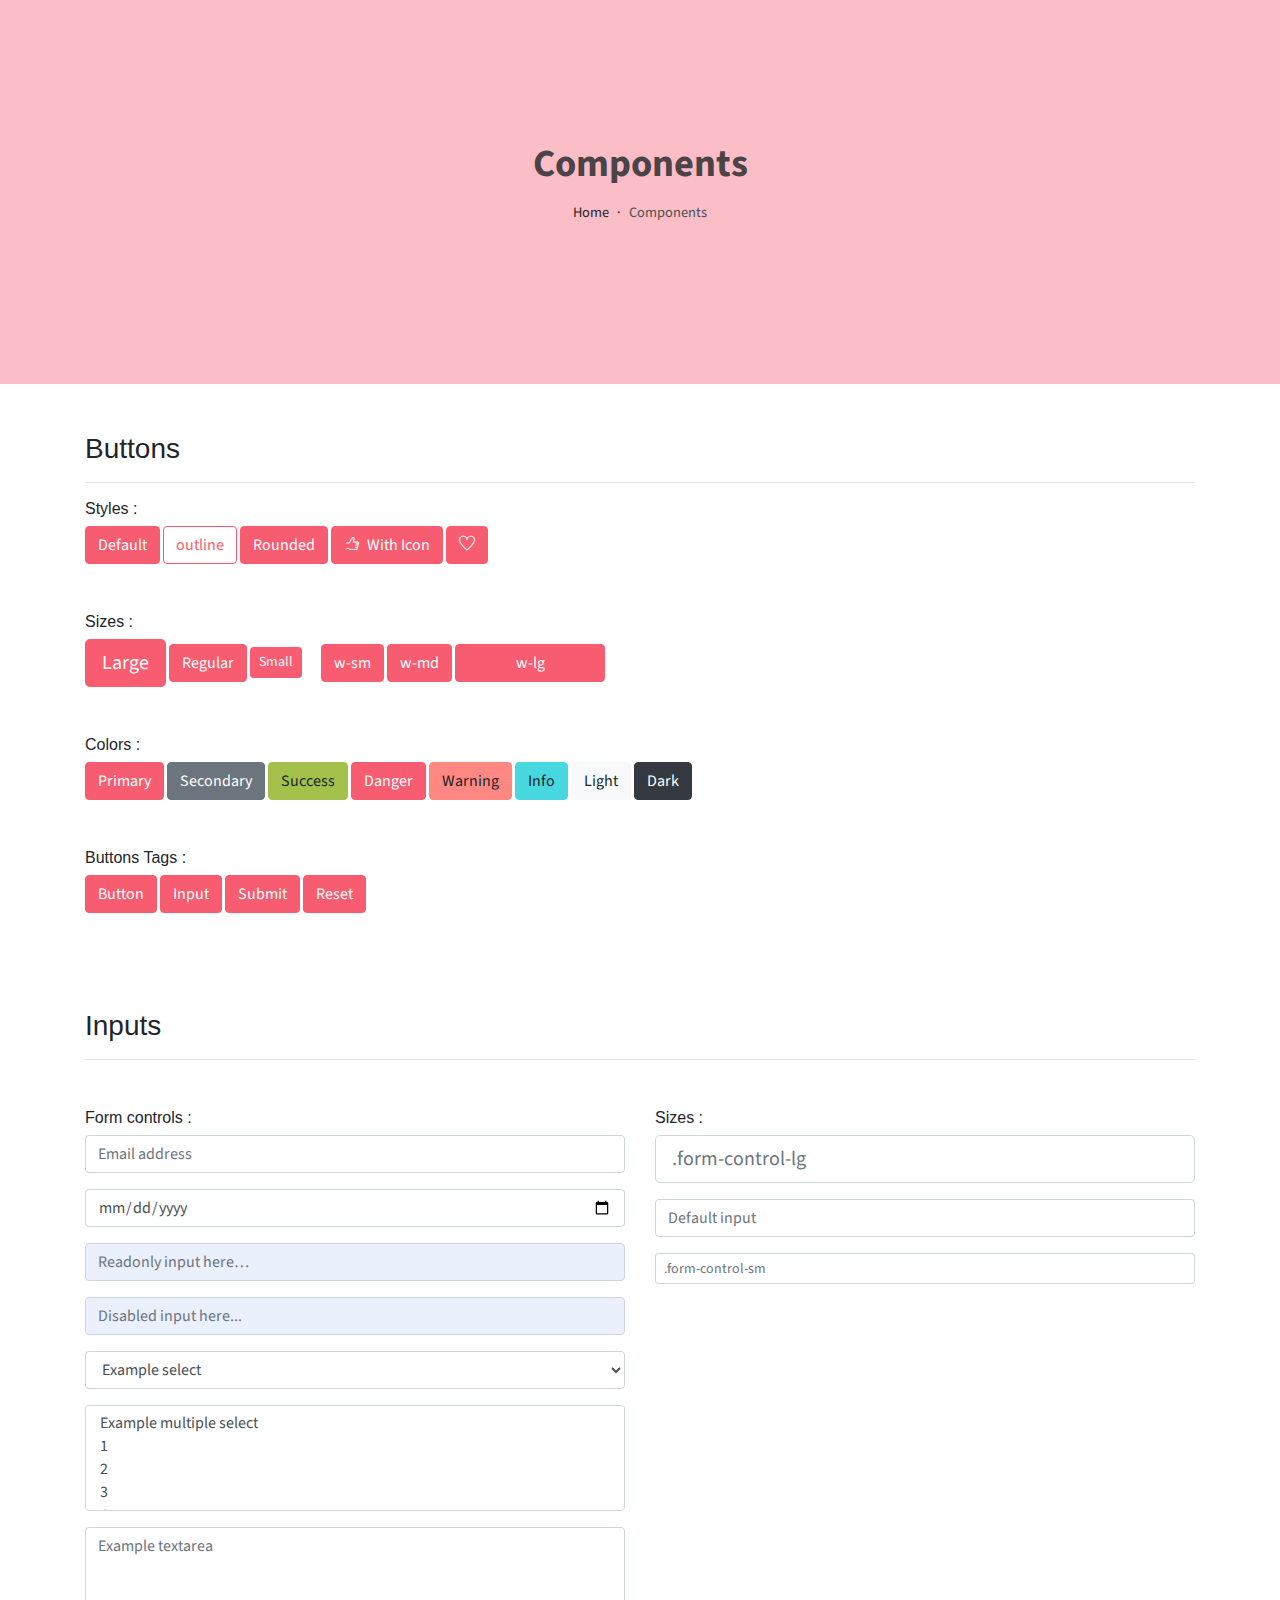
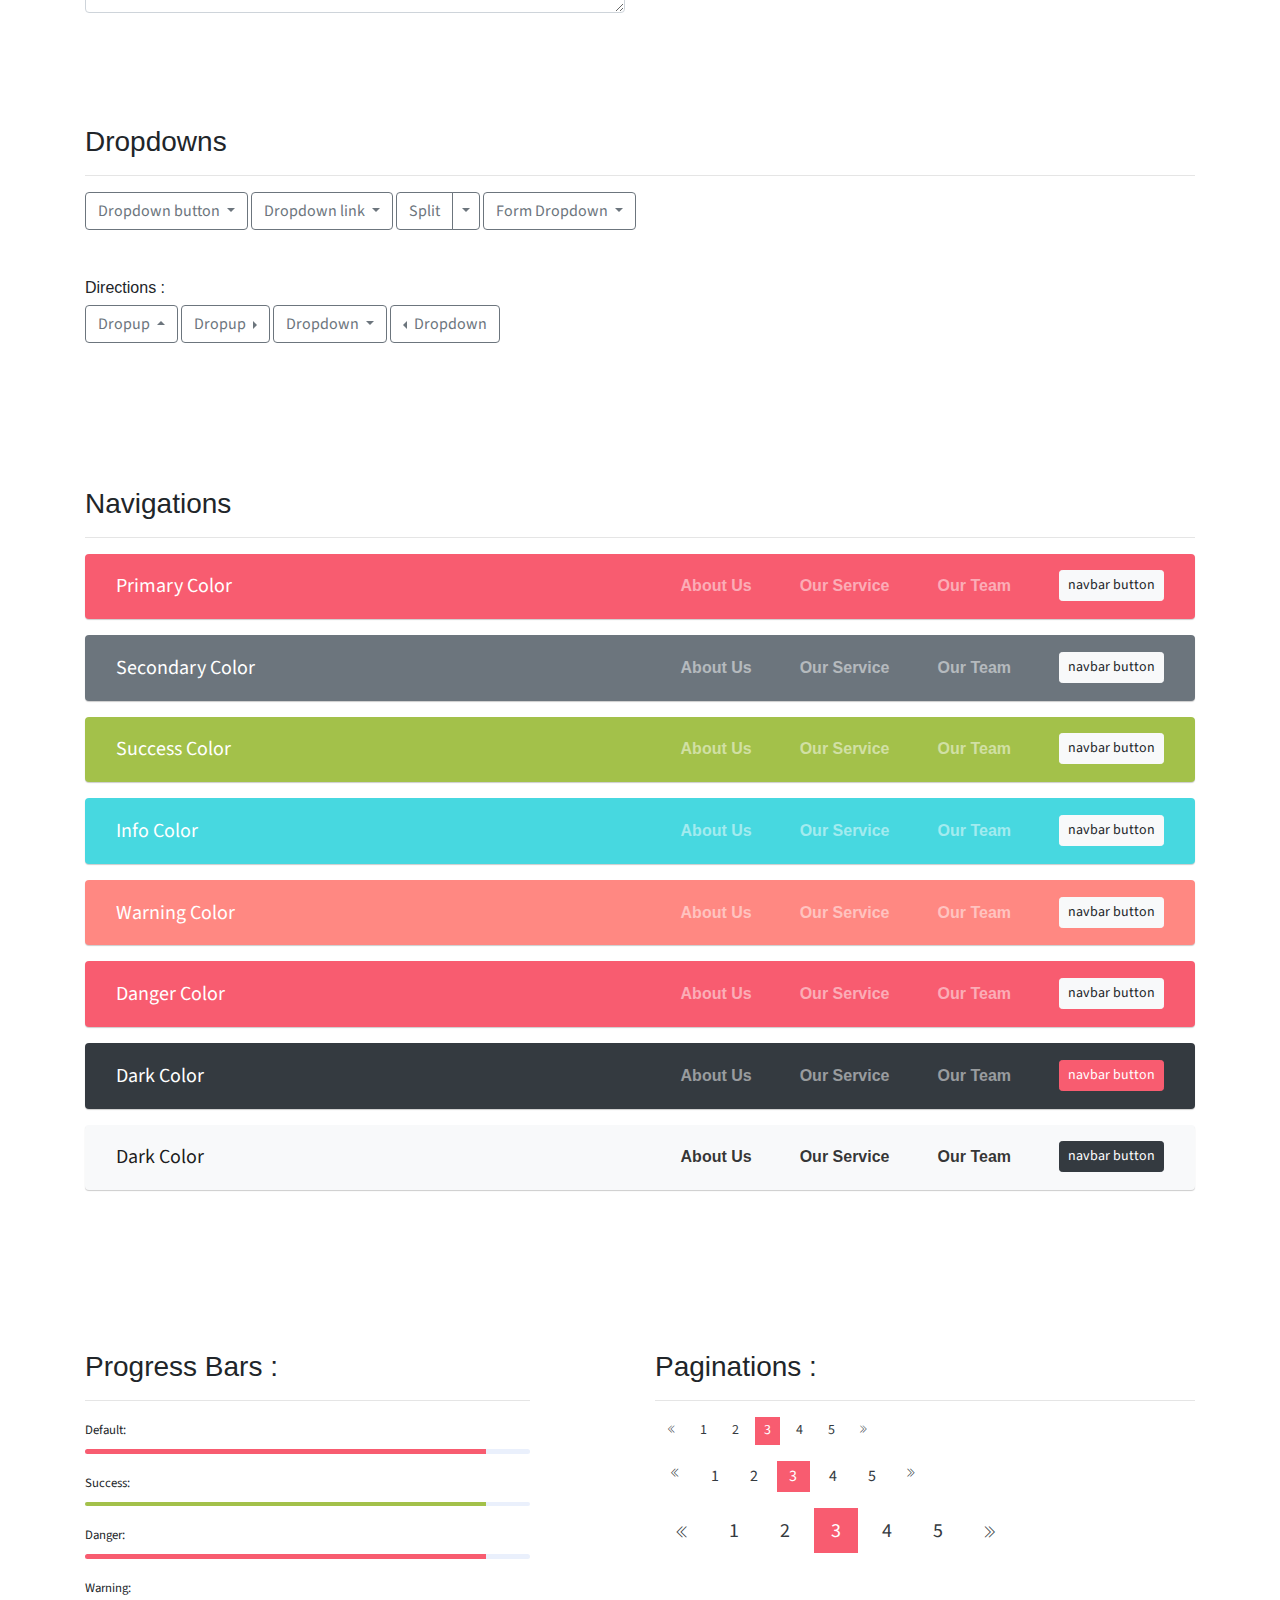
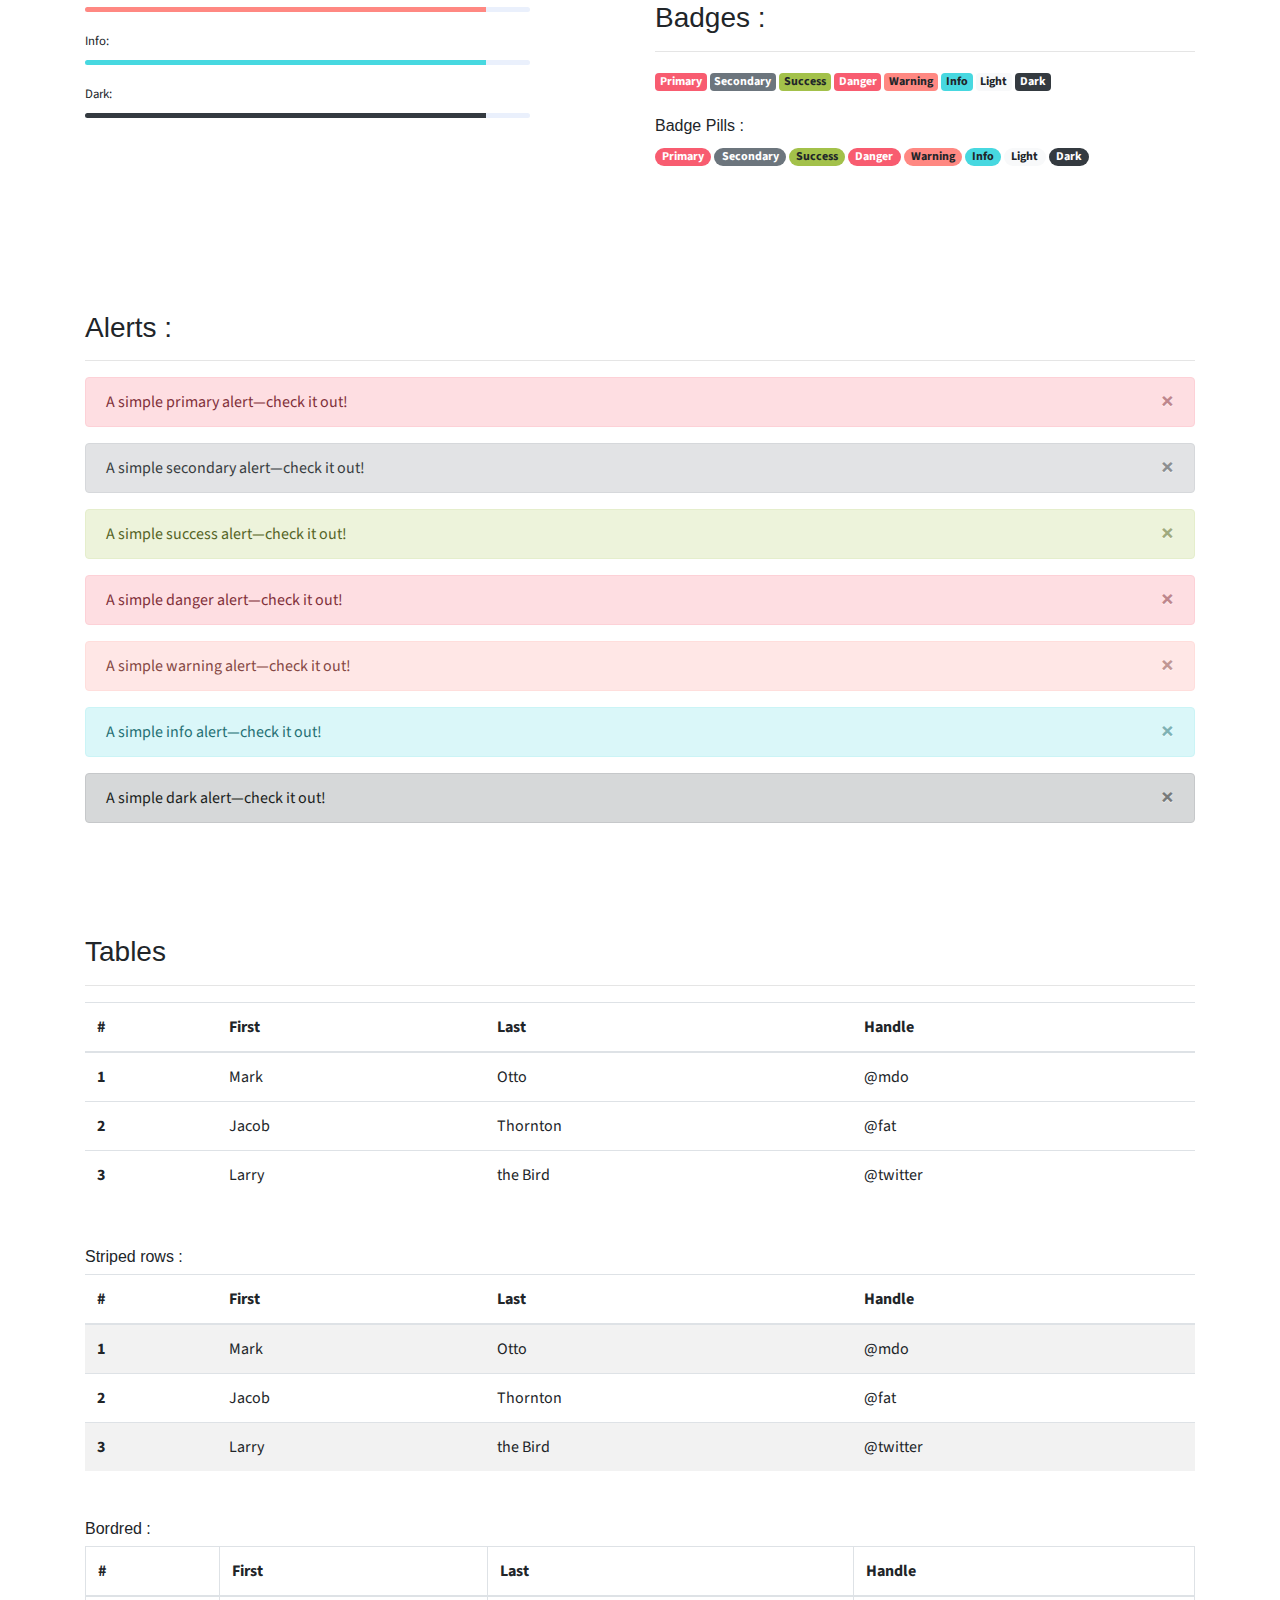
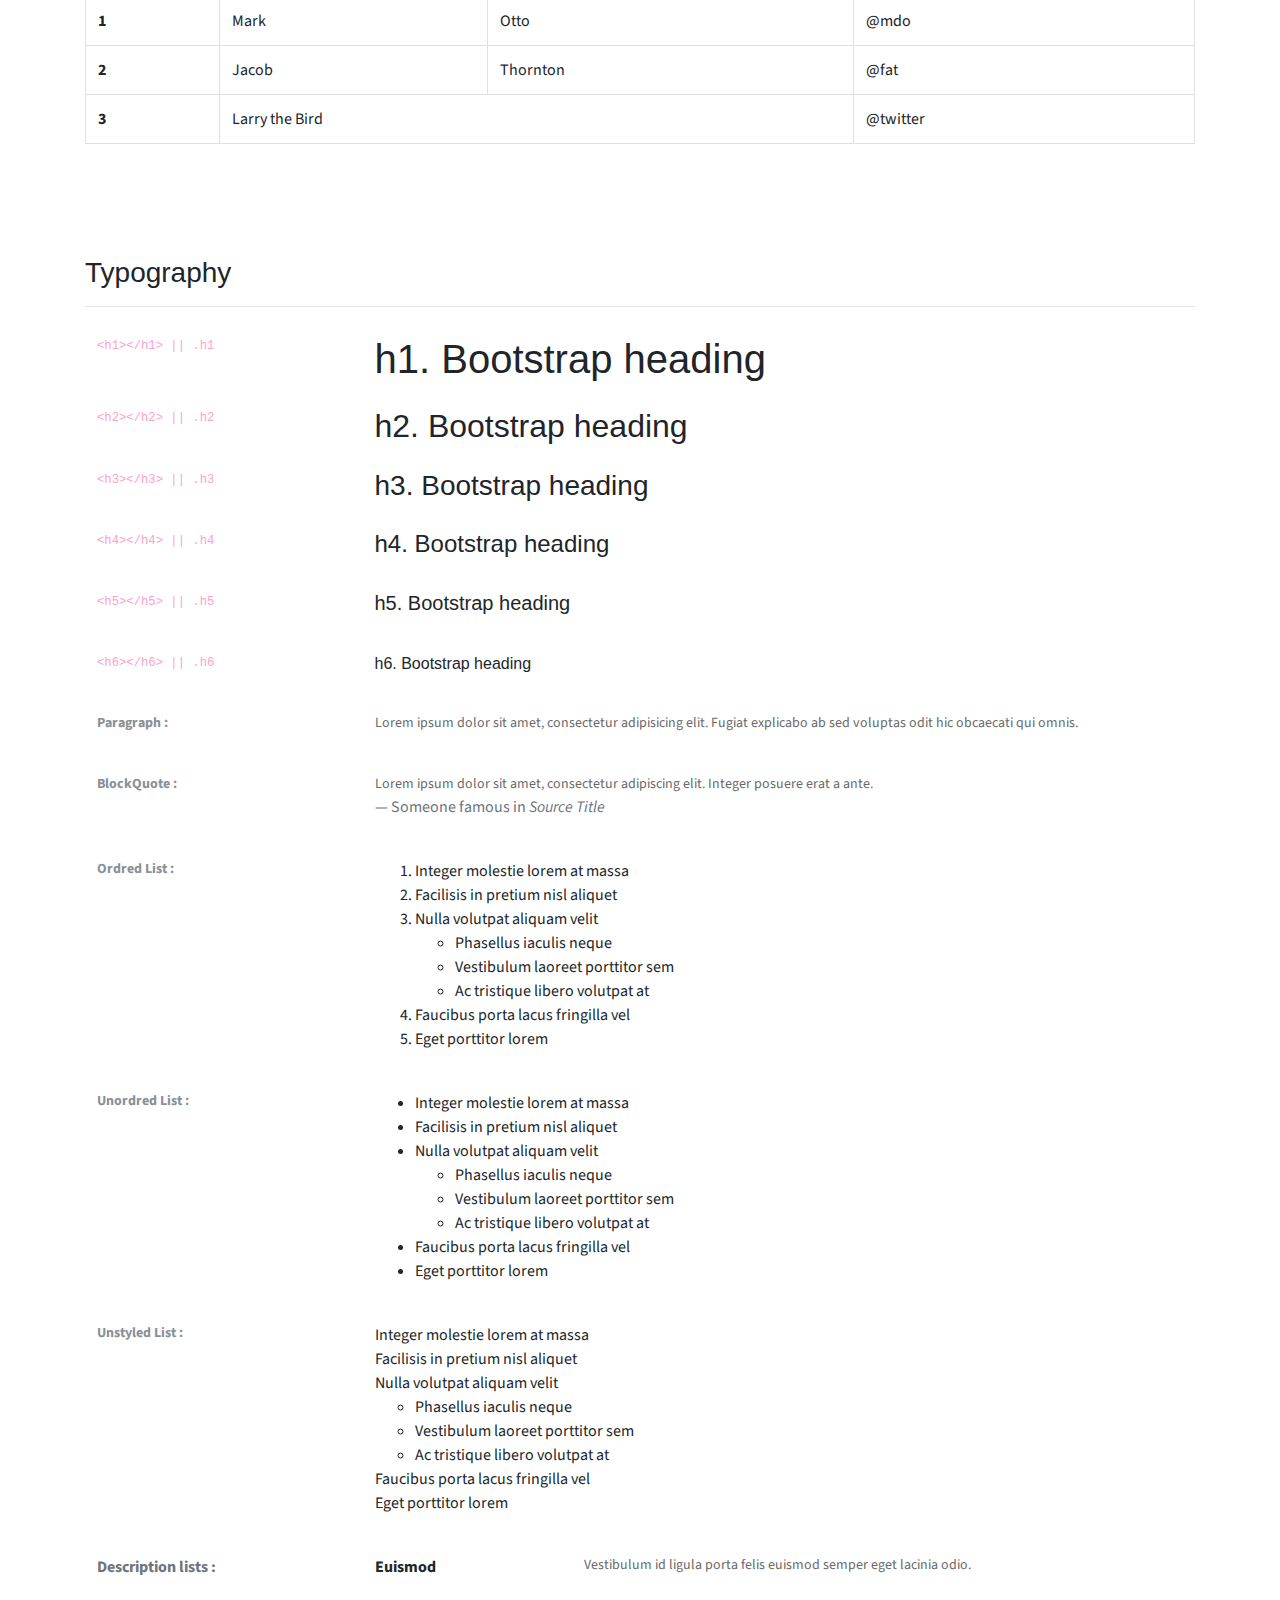
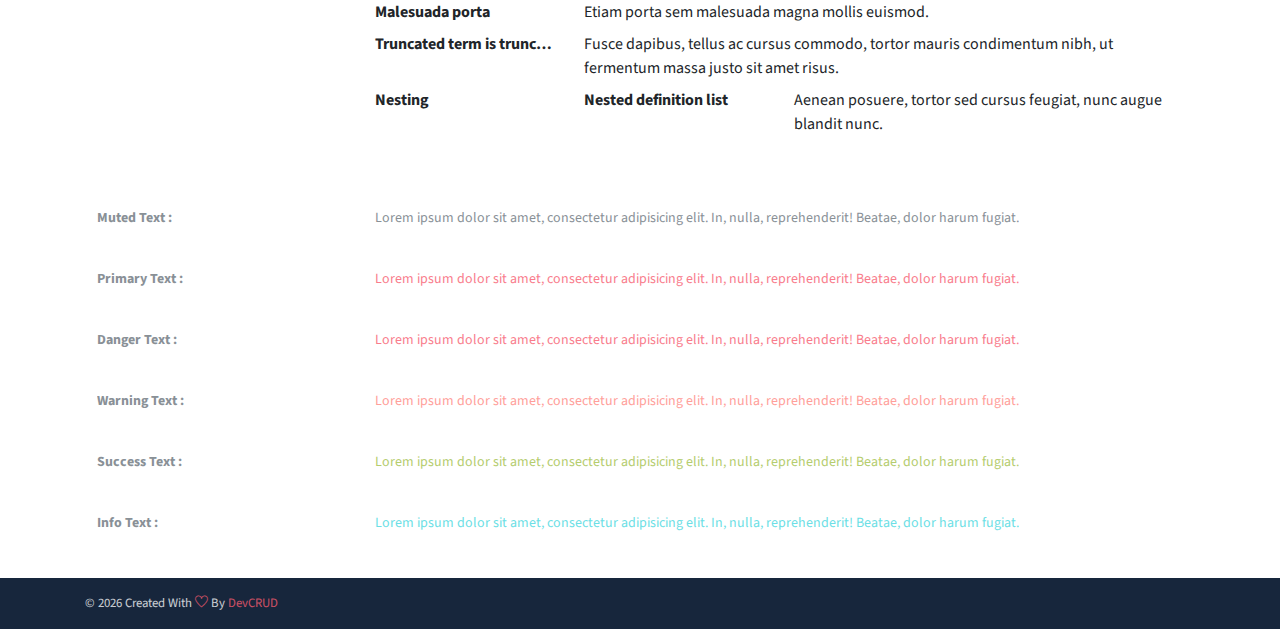
<file: components.html>
<!DOCTYPE html>
<html lang="en">
<head>
   <meta charset="utf-8">
   <meta name="viewport" content="width=device-width, initial-scale=1, shrink-to-fit=no">
   <meta name="description" content="Start your development with JohnDoe landing page.">
   <meta name="author" content="Devcrud">
   <title>Humza Fazal</title>
   <link rel="icon" href="assets/imgs/favicon.png" type="image/png">
   <!-- font icons -->
   <link rel="stylesheet" href="assets/vendors/themify-icons/css/themify-icons.css">
   <!-- Bootstrap + Steller  -->
   <link rel="stylesheet" href="assets/css/johndoe.css">
</head>
<body>

   <!-- Page Header -->
   <header class="header header-mini"> 
      <div class="header-title">Components</div> 
      <nav aria-label="breadcrumb">
         <ol class="breadcrumb">
            <li class="breadcrumb-item"><a href="/">Home</a></li>
            <li class="breadcrumb-item active" aria-current="page">Components</li>
         </ol>
      </nav>
   </header> <!-- End Of Page Header -->

   <!-- main content -->
   <div class="container">

      <!-- Buttons -->
      <h3 class="mt-5">Buttons</h3>
      <hr>
      <h6 class="section-secondary-title">Styles :</h6>
      <button class="btn btn-primary">Default</button>
      <button class="btn btn-outline-primary">outline</button>
      <button class="btn btn-primary rounded">Rounded</button>
      <button class="btn btn-primary rounded"><i class="ti-thumb-up pr-1"></i> With Icon</button>
      <button class="btn btn-primary circle"><i class="ti-heart"></i></button>

      <h6 class="section-secondary-title mt-5">Sizes :</h6>
      <button class="btn btn-primary btn-lg">Large</button>
      <button class="btn btn-primary ">Regular</button>
      <button class="btn btn-primary btn-sm">Small</button>
      <button class="btn btn-primary w-sm ml-3">w-sm</button>
      <button class="btn btn-primary w-md">w-md</button>
      <button class="btn btn-primary w-lg">w-lg</button>

      <h6 class="section-secondary-title mt-5">Colors :</h6>          
      <button type="button" class="btn btn-primary">Primary</button>
      <button type="button" class="btn btn-secondary">Secondary</button>
      <button type="button" class="btn btn-success">Success</button>
      <button type="button" class="btn btn-danger">Danger</button>
      <button type="button" class="btn btn-warning">Warning</button>
      <button type="button" class="btn btn-info">Info</button>
      <button type="button" class="btn btn-light">Light</button>
      <button type="button" class="btn btn-dark">Dark</button>

      <h6 class="section-secondary-title mt-5">Buttons Tags :</h6>
      <button class="btn btn-primary" type="submit">Button</button>
      <input class="btn btn-primary" type="button" value="Input">
      <input class="btn btn-primary" type="submit" value="Submit">
      <input class="btn btn-primary" type="reset" value="Reset">
      
      <!-- devider -->
      <div class="py-5"></div>

      <!-- Inputs -->
      <h3>Inputs</h3>
      <hr>
      <div class="row mt-5">
         <div class="col-md-6">
            <h6 class="section-secondary-title">Form controls :</h6>        
            <div class="form-group">
               <input type="email" class="form-control" id="exampleFormControlInput1" placeholder="Email address">
            </div>
            <div class="form-group">
               <input type="date" class="form-control" id="exampleFormControlInput1" placeholder="Date">
            </div>
            <div class="form-group">
               <input class="form-control" type="text" placeholder="Readonly input here…" readonly>
            </div>
            <div class="form-group">
               <input class="form-control" id="disabledInput" type="text" placeholder="Disabled input here..." disabled>
            </div>
            <div class="form-group">
               <select class="form-control" id="exampleFormControlSelect1">
                  <option>Example select</option>
                  <option>1</option>
                  <option>2</option>
                  <option>3</option>
                  <option>4</option>
                  <option>5</option>
               </select>
            </div>
            <div class="form-group">
               <select multiple class="form-control" id="exampleFormControlSelect2">
                  <option>Example multiple select</option>
                  <option>1</option>
                  <option>2</option>
                  <option>3</option>
                  <option>4</option>
                  <option>5</option>
               </select>
            </div>
            <div class="form-group">
               <textarea class="form-control" id="exampleFormControlTextarea1" rows="3" placeholder="Example textarea"></textarea>
            </div>
         </div>
         <div class="col-md-6">
            <h6 class="section-secondary-title">Sizes :</h6>    
            <div class="form-group">
               <input class="form-control form-control-lg" type="text" placeholder=".form-control-lg">             
            </div>
            <div class="form-group">
               <input class="form-control" type="text" placeholder="Default input">
            </div>
            <div class="form-group">
               <input class="form-control form-control-sm" type="text" placeholder=".form-control-sm"> 
            </div>
         </div>
      </div> <!-- end of inputs -->   

      <!-- devider -->
      <div class="py-5"></div>             

      <!-- Dropdowns -->
      <h3 class="components-section-title font-weight-normal">Dropdowns</h3>
      <hr>
      <div class="dropdown d-inline-block">
         <button class="btn btn-outline-secondary dropdown-toggle" type="button" id="dropdownMenuButton" data-toggle="dropdown" aria-haspopup="true" aria-expanded="false">
         Dropdown button
         </button>
         <div class="dropdown-menu" aria-labelledby="dropdownMenuButton">
         <a class="dropdown-item" href="#">Action</a>
         <a class="dropdown-item" href="#">Another action</a>
         <a class="dropdown-item" href="#">Something else here</a>
         </div>
      </div>
      <div class="dropdown d-inline-block">
         <a class="btn btn-outline-secondary dropdown-toggle" href="#" role="button" id="dropdownMenuLink" data-toggle="dropdown" aria-haspopup="true" aria-expanded="false">
            Dropdown link
         </a>
         <div class="dropdown-menu" aria-labelledby="dropdownMenuLink">
            <a class="dropdown-item" href="#">Action</a>
            <a class="dropdown-item" href="#">Another action</a>
            <a class="dropdown-item" href="#">Something else here</a>
         </div>
      </div>
      <div class="btn-group">
         <button type="button" class="btn btn-outline-secondary">Split</button>
         <button type="button" class="btn btn-outline-secondary dropdown-toggle dropdown-toggle-split" data-toggle="dropdown" aria-haspopup="true" aria-expanded="false">
         <span class="sr-only">Toggle Dropdown</span>
         </button>
         <div class="dropdown-menu">
            <a class="dropdown-item" href="#">Action</a>
            <a class="dropdown-item" href="#">Another action</a>
            <a class="dropdown-item" href="#">Something else here</a>
            <div class="dropdown-divider"></div>
            <a class="dropdown-item" href="#">Separated link</a>
         </div>
      </div>
      <div class="btn-group">
         <button class="btn btn-outline-secondary dropdown-toggle" type="button" id="dropdownMenuButton" data-toggle="dropdown" aria-haspopup="true" aria-expanded="false">
            Form Dropdown
         </button>
         <div class="dropdown-menu form">
            <form class="px-4 py-3">
               <div class="form-group">
                  <input type="email" class="form-control" id="exampleDropdownFormEmail1" placeholder="email@example.com">
               </div>
               <div class="form-group">
                  <input type="password" class="form-control" id="exampleDropdownFormPassword1" placeholder="Password">
               </div>
               <div class="form-check mb-3">
                  <input type="checkbox" class="form-check-input" id="dropdownCheck">
                  <label class="form-check-label" for="dropdownCheck">
                     Remember me
                  </label>
               </div>
               <button type="submit" class="btn btn-primary btn-block">Sign in</button>
            </form>
            <div class="dropdown-divider"></div>
            <a class="dropdown-item" href="#"><small>New around here? Sign up</small></a>
            <a class="dropdown-item" href="#"><small>Forgot password?</small></a>
         </div>
      </div>       
      <h6 class="section-secondary-title mt-5">Directions :</h6>  
      <div class="btn-group dropup">
         <button type="button" class="btn btn-outline-secondary dropdown-toggle" data-toggle="dropdown" aria-haspopup="true" aria-expanded="false">
            Dropup
         </button>
         <div class="dropdown-menu">
            <a class="dropdown-item" href="#">Action</a>
            <a class="dropdown-item" href="#">Another action</a>
            <a class="dropdown-item" href="#">Something else here</a>
            <div class="dropdown-divider"></div>
            <a class="dropdown-item" href="#">Separated link</a>
         </div>
      </div>
      <div class="btn-group dropright">
         <button type="button" class="btn btn-outline-secondary dropdown-toggle" data-toggle="dropdown" aria-haspopup="true" aria-expanded="false">
            Dropup
         </button>
         <div class="dropdown-menu">
            <a class="dropdown-item" href="#">Action</a>
            <a class="dropdown-item" href="#">Another action</a>
            <a class="dropdown-item" href="#">Something else here</a>
            <div class="dropdown-divider"></div>
            <a class="dropdown-item" href="#">Separated link</a>
         </div>
      </div>
      <div class="btn-group">
         <button type="button" class="btn btn-outline-secondary dropdown-toggle" data-toggle="dropdown" aria-haspopup="true" aria-expanded="false">
            Dropdown
         </button>
         <div class="dropdown-menu">
            <a class="dropdown-item" href="#">Action</a>
            <a class="dropdown-item" href="#">Another action</a>
            <a class="dropdown-item" href="#">Something else here</a>
            <div class="dropdown-divider"></div>
            <a class="dropdown-item" href="#">Separated link</a>
         </div>
      </div>
      <div class="btn-group dropleft">
         <button type="button" class="btn btn-outline-secondary dropdown-toggle" data-toggle="dropdown" aria-haspopup="true" aria-expanded="false">
            Dropdown
         </button>
         <div class="dropdown-menu">
            <a class="dropdown-item" href="#">Action</a>
            <a class="dropdown-item" href="#">Another action</a>
            <a class="dropdown-item" href="#">Something else here</a>
            <div class="dropdown-divider"></div>
            <a class="dropdown-item" href="#">Separated link</a>
         </div>
      </div> <!-- end of Dropdowns -->  

      <!-- devider -->
      <div class="py-5"></div>   

      <!-- navbars -->
      <h3 class="components-section-title font-weight-normal mt-5">Navigations</h3>
      <hr>
      <nav class="navbar navbar-expand-sm navbar-dark bg-primary rounded shadow mb-3">
         <div class="container">
            <a class="navbar-brand" href="#">Primary Color</a>
            <button class="navbar-toggler ml-auto" type="button" data-toggle="collapse" data-target="#navbarSupportedContent" aria-controls="navbarSupportedContent" aria-expanded="false" aria-label="Toggle navigation">
            <span class="navbar-toggler-icon"></span>
            </button>
            <div class="collapse navbar-collapse" id="navbarSupportedContent">
               <ul class="navbar-nav ml-auto"> 
                  <li class="nav-item">
                     <a class="nav-link" href="#about">About Us</a>
                  </li>
                  <li class="nav-item">
                     <a class="nav-link" href="#service">Our Service</a>
                  </li>
                  <li class="nav-item">
                     <a class="nav-link" href="#team">Our Team</a>
                  </li>
                  <li class="nav-item">
                     <a href="#book-table" class="ml-4 mt-1 btn btn-light btn-sm">navbar button</a>
                  </li>
               </ul>                       
            </div>
         </div>
      </nav>
      <nav class="navbar navbar-expand-sm navbar-dark bg-secondary rounded shadow mb-3">
         <div class="container">
            <a class="navbar-brand" href="#">Secondary Color</a>
            <button class="navbar-toggler ml-auto" type="button" data-toggle="collapse" data-target="#navbarSupportedContent" aria-controls="navbarSupportedContent" aria-expanded="false" aria-label="Toggle navigation">
            <span class="navbar-toggler-icon"></span>
            </button>
            <div class="collapse navbar-collapse" id="navbarSupportedContent">
               <ul class="navbar-nav ml-auto"> 
                  <li class="nav-item">
                     <a class="nav-link" href="#about">About Us</a>
                  </li>
                  <li class="nav-item">
                     <a class="nav-link" href="#service">Our Service</a>
                  </li>
                  <li class="nav-item">
                     <a class="nav-link" href="#team">Our Team</a>
                  </li>
                  <li class="nav-item">
                     <a href="#book-table" class="ml-4 mt-1 btn btn-light btn-sm">navbar button</a>
                  </li>
               </ul>                       
            </div>
         </div>
      </nav>
      <nav class="navbar navbar-expand-sm navbar-dark bg-success rounded shadow mb-3">
         <div class="container">
            <a class="navbar-brand" href="#">Success Color</a>
            <button class="navbar-toggler ml-auto" type="button" data-toggle="collapse" data-target="#navbarSupportedContent" aria-controls="navbarSupportedContent" aria-expanded="false" aria-label="Toggle navigation">
            <span class="navbar-toggler-icon"></span>
            </button>
            <div class="collapse navbar-collapse" id="navbarSupportedContent">
               <ul class="navbar-nav ml-auto"> 
                  <li class="nav-item">
                     <a class="nav-link" href="#about">About Us</a>
                  </li>
                  <li class="nav-item">
                     <a class="nav-link" href="#service">Our Service</a>
                  </li>
                  <li class="nav-item">
                     <a class="nav-link" href="#team">Our Team</a>
                  </li>
                  <li class="nav-item">
                     <a href="#book-table" class="ml-4 mt-1 btn btn-light btn-sm">navbar button</a>
                  </li>
               </ul>                       
            </div>
         </div>
      </nav>
      <nav class="navbar navbar-expand-sm navbar-dark bg-info rounded shadow mb-3">
         <div class="container">
            <a class="navbar-brand" href="#">Info Color</a>
            <button class="navbar-toggler ml-auto" type="button" data-toggle="collapse" data-target="#navbarSupportedContent" aria-controls="navbarSupportedContent" aria-expanded="false" aria-label="Toggle navigation">
            <span class="navbar-toggler-icon"></span>
            </button>
            <div class="collapse navbar-collapse" id="navbarSupportedContent">
               <ul class="navbar-nav ml-auto"> 
                  <li class="nav-item">
                     <a class="nav-link" href="#about">About Us</a>
                  </li>
                  <li class="nav-item">
                     <a class="nav-link" href="#service">Our Service</a>
                  </li>
                  <li class="nav-item">
                     <a class="nav-link" href="#team">Our Team</a>
                  </li>
                  <li class="nav-item">
                     <a href="#book-table" class="ml-4 mt-1 btn btn-light btn-sm">navbar button</a>
                  </li>
               </ul>                       
            </div>
         </div>
      </nav>
      <nav class="navbar navbar-expand-sm navbar-dark bg-warning rounded shadow mb-3">
         <div class="container">
            <a class="navbar-brand" href="#">Warning Color</a>
            <button class="navbar-toggler ml-auto" type="button" data-toggle="collapse" data-target="#navbarSupportedContent" aria-controls="navbarSupportedContent" aria-expanded="false" aria-label="Toggle navigation">
            <span class="navbar-toggler-icon"></span>
            </button>
            <div class="collapse navbar-collapse" id="navbarSupportedContent">
               <ul class="navbar-nav ml-auto"> 
                  <li class="nav-item">
                     <a class="nav-link" href="#about">About Us</a>
                  </li>
                  <li class="nav-item">
                     <a class="nav-link" href="#service">Our Service</a>
                  </li>
                  <li class="nav-item">
                     <a class="nav-link" href="#team">Our Team</a>
                  </li>
                  <li class="nav-item">
                     <a href="#book-table" class="ml-4 mt-1 btn btn-light btn-sm">navbar button</a>
                  </li>
               </ul>                       
            </div>
         </div>
      </nav>
      <nav class="navbar navbar-expand-sm navbar-dark bg-danger rounded shadow mb-3">
         <div class="container">
            <a class="navbar-brand" href="#">Danger Color</a>
            <button class="navbar-toggler ml-auto" type="button" data-toggle="collapse" data-target="#navbarSupportedContent" aria-controls="navbarSupportedContent" aria-expanded="false" aria-label="Toggle navigation">
            <span class="navbar-toggler-icon"></span>
            </button>
            <div class="collapse navbar-collapse" id="navbarSupportedContent">
               <ul class="navbar-nav ml-auto"> 
                  <li class="nav-item">
                     <a class="nav-link" href="#about">About Us</a>
                  </li>
                  <li class="nav-item">
                     <a class="nav-link" href="#service">Our Service</a>
                  </li>
                  <li class="nav-item">
                     <a class="nav-link" href="#team">Our Team</a>
                  </li>
                  <li class="nav-item">
                     <a href="#book-table" class="ml-4 mt-1 btn btn-light btn-sm">navbar button</a>
                  </li>
               </ul>                       
            </div>
         </div>
      </nav>
      <nav class="navbar navbar-expand-sm navbar-dark bg-dark rounded shadow mb-3">
         <div class="container">
            <a class="navbar-brand" href="#">Dark Color</a>
            <button class="navbar-toggler ml-auto" type="button" data-toggle="collapse" data-target="#navbarSupportedContent" aria-controls="navbarSupportedContent" aria-expanded="false" aria-label="Toggle navigation">
            <span class="navbar-toggler-icon"></span>
            </button>
            <div class="collapse navbar-collapse" id="navbarSupportedContent">
               <ul class="navbar-nav ml-auto"> 
                  <li class="nav-item">
                     <a class="nav-link" href="#about">About Us</a>
                  </li>
                  <li class="nav-item">
                     <a class="nav-link" href="#service">Our Service</a>
                  </li>
                  <li class="nav-item">
                     <a class="nav-link" href="#team">Our Team</a>
                  </li>
                  <li class="nav-item">
                     <a href="#book-table" class="ml-4 mt-1 btn btn-primary btn-sm">navbar button</a>
                  </li>
               </ul>                       
            </div>
         </div>
      </nav>
      <nav class="navbar navbar-expand-sm navbar-light bg-light rounded shadow mb-3">
         <div class="container">
            <a class="navbar-brand" href="#">Dark Color</a>
            <button class="navbar-toggler ml-auto" type="button" data-toggle="collapse" data-target="#navbarSupportedContent" aria-controls="navbarSupportedContent" aria-expanded="false" aria-label="Toggle navigation">
            <span class="navbar-toggler-icon"></span>
            </button>
            <div class="collapse navbar-collapse" id="navbarSupportedContent">
               <ul class="navbar-nav ml-auto"> 
                  <li class="nav-item">
                     <a class="nav-link" href="#about">About Us</a>
                  </li>
                  <li class="nav-item">
                     <a class="nav-link" href="#service">Our Service</a>
                  </li>
                  <li class="nav-item">
                     <a class="nav-link" href="#team">Our Team</a>
                  </li>
                  <li class="nav-item">
                     <a href="#book-table" class="ml-4 mt-1 btn btn-dark btn-sm">navbar button</a>
                  </li>
               </ul>                       
            </div>
         </div>
      </nav>
      <!-- End of navbars -->

      <!-- devider -->
      <div class="py-5"></div>   
      
      <!-- progress bars -->
      <div class="row justify-content-between">
         <div class="col-md-5">
            <h3 class="components-section-title font-weight-normal mt-5">Progress Bars :</h3>
            <hr>
            <small>Default: </small>
            <div class="progress mt-2 mb-3">
               <div class="progress-bar" role="progressbar" style="width: 90%" aria-valuenow="25" aria-valuemin="0" aria-valuemax="100"></div>
            </div>
            <small>Success:</small>
            <div class="progress mt-2 mb-3">
               <div class="progress-bar bg-success" role="progressbar" style="width: 90%" aria-valuenow="25" aria-valuemin="0" aria-valuemax="100"></div>
            </div>
            <small>Danger:</small>
            <div class="progress mt-2 mb-3">
               <div class="progress-bar bg-danger" role="progressbar" style="width: 90%" aria-valuenow="25" aria-valuemin="0" aria-valuemax="100"></div>
            </div>
            <small>Warning:</small>
            <div class="progress mt-2 mb-3">
               <div class="progress-bar bg-warning" role="progressbar" style="width: 90%" aria-valuenow="25" aria-valuemin="0" aria-valuemax="100"></div>
            </div>
            <small>Info:</small>
            <div class="progress mt-2 mb-3">
               <div class="progress-bar bg-info" role="progressbar" style="width: 90%" aria-valuenow="25" aria-valuemin="0" aria-valuemax="100"></div>
            </div>
            <small>Dark:</small>
            <div class="progress mt-2 mb-3">
               <div class="progress-bar bg-dark" role="progressbar" style="width: 90%" aria-valuenow="25" aria-valuemin="0" aria-valuemax="100"></div>
            </div>
         </div>
         <div class="col-md-6">
            <h3 class="components-section-title font-weight-normal mt-5">Paginations :</h3>
            <hr>
            <nav aria-label="Page navigation example">
               <ul class="pagination pagination-sm">
                  <li class="page-item"><a class="page-link" href="#"><i class="ti-angle-double-left"></i></a></li>
                  <li class="page-item"><a class="page-link" href="#">1</a></li>
                  <li class="page-item"><a class="page-link" href="#">2</a></li>
                  <li class="page-item active"><a class="page-link" href="#">3</a></li>
                  <li class="page-item"><a class="page-link" href="#">4</a></li>
                  <li class="page-item"><a class="page-link" href="#">5</a></li>
                  <li class="page-item"><a class="page-link" href="#"><i class="ti-angle-double-right"></i></a></li>
               </ul>
            </nav>
            <nav aria-label="Page navigation example">
               <ul class="pagination">
               <li class="page-item"><a class="page-link" href="#"><i class="ti-angle-double-left"></i></a></li>
                  <li class="page-item"><a class="page-link" href="#">1</a></li>
                  <li class="page-item"><a class="page-link" href="#">2</a></li>
                  <li class="page-item active"><a class="page-link" href="#">3</a></li>
                  <li class="page-item"><a class="page-link" href="#">4</a></li>
                  <li class="page-item"><a class="page-link" href="#">5</a></li>
                  <li class="page-item"><a class="page-link" href="#"><i class="ti-angle-double-right"></i></a></li>
               </ul>
            </nav>
            <nav aria-label="Page navigation example">
               <ul class="pagination pagination-lg">
                  <li class="page-item"><a class="page-link" href="#"><i class="ti-angle-double-left"></i></a></li>
                  <li class="page-item"><a class="page-link" href="#">1</a></li>
                  <li class="page-item"><a class="page-link" href="#">2</a></li>
                  <li class="page-item active"><a class="page-link" href="#">3</a></li>
                  <li class="page-item"><a class="page-link" href="#">4</a></li>
                  <li class="page-item"><a class="page-link" href="#">5</a></li>
                  <li class="page-item"><a class="page-link" href="#"><i class="ti-angle-double-right"></i></a></li>
               </ul>
            </nav>

            <!-- Badges -->
            <h3 class="components-section-title font-weight-normal mt-5">Badges :</h3>
            <hr>
            <span class="badge badge-primary">Primary</span>
            <span class="badge badge-secondary">Secondary</span>
            <span class="badge badge-success">Success</span>
            <span class="badge badge-danger">Danger</span>
            <span class="badge badge-warning">Warning</span>
            <span class="badge badge-info">Info</span>
            <span class="badge badge-light">Light</span>
            <span class="badge badge-dark">Dark</span>
            <h6 class="section-secondary-title mt-4 mb-2">Badge Pills :</h6>
            <span class="badge badge-pill badge-primary">Primary</span>
            <span class="badge badge-pill badge-secondary">Secondary</span>
            <span class="badge badge-pill badge-success">Success</span>
            <span class="badge badge-pill badge-danger">Danger</span>
            <span class="badge badge-pill badge-warning">Warning</span>
            <span class="badge badge-pill badge-info">Info</span>
            <span class="badge badge-pill badge-light">Light</span>
            <span class="badge badge-pill badge-dark">Dark</span>
         </div>
      </div> <!-- End of Progress bars -->

      <!-- devider -->
      <div class="py-5"></div>  

      <!-- Alerts -->
      <h3 class="components-section-title font-weight-normal mt-5">Alerts :</h3>
      <hr>
      <div class="alert alert-primary alert-dismissible fade show" role="alert">
         A simple primary alert—check it out!
         <button type="button" class="close" data-dismiss="alert" aria-label="Close">
            <span aria-hidden="true">&times;</span>
         </button>
      </div>
      <div class="alert alert-secondary alert-dismissible fade show" role="alert">
         A simple secondary alert—check it out!
         <button type="button" class="close" data-dismiss="alert" aria-label="Close">
            <span aria-hidden="true">&times;</span>
         </button>
      </div>
      <div class="alert alert-success alert-dismissible fade show" role="alert">
         A simple success alert—check it out!
         <button type="button" class="close" data-dismiss="alert" aria-label="Close">
            <span aria-hidden="true">&times;</span>
         </button>
      </div>
      <div class="alert alert-danger alert-dismissible fade show" role="alert">
         A simple danger alert—check it out!
         <button type="button" class="close" data-dismiss="alert" aria-label="Close">
            <span aria-hidden="true">&times;</span>
         </button>
      </div>
      <div class="alert alert-warning alert-dismissible fade show" role="alert">
         A simple warning alert—check it out!
         <button type="button" class="close" data-dismiss="alert" aria-label="Close">
            <span aria-hidden="true">&times;</span>
         </button>
      </div>
      <div class="alert alert-info alert-dismissible fade show" role="alert">
         A simple info alert—check it out!
         <button type="button" class="close" data-dismiss="alert" aria-label="Close">
            <span aria-hidden="true">&times;</span>
         </button>
      </div>
      <div class="alert alert-dark alert-dismissible fade show" role="alert">
         A simple dark alert—check it out!
         <button type="button" class="close" data-dismiss="alert" aria-label="Close">
            <span aria-hidden="true">&times;</span>
         </button>
      </div>
      <!-- end of alerts -->

      <!-- devider -->
      <div class="py-5"></div> 
   
      <!-- tables -->
      <h3 class="components-section-title">Tables</h3>
      <hr>
      <table class="table">
         <thead>
            <tr>
               <th scope="col">#</th>
               <th scope="col">First</th>
               <th scope="col">Last</th>
               <th scope="col">Handle</th>
            </tr>
         </thead>
         <tbody>
            <tr>
               <th scope="row">1</th>
               <td>Mark</td>
               <td>Otto</td>
               <td>@mdo</td>
            </tr>
            <tr>
               <th scope="row">2</th>
               <td>Jacob</td>
               <td>Thornton</td>
               <td>@fat</td>
            </tr>
            <tr>
               <th scope="row">3</th>
               <td>Larry</td>
               <td>the Bird</td>
               <td>@twitter</td>
            </tr>
         </tbody>
      </table>

      <h6 class="section-secondary-title mt-5">Striped rows :</h6>
      <table class="table table-striped">
         <thead>
            <tr>
               <th scope="col">#</th>
               <th scope="col">First</th>
               <th scope="col">Last</th>
               <th scope="col">Handle</th>
            </tr>
         </thead>
         <tbody>
            <tr>
               <th scope="row">1</th>
               <td>Mark</td>
               <td>Otto</td>
               <td>@mdo</td>
            </tr>
            <tr>
               <th scope="row">2</th>
               <td>Jacob</td>
               <td>Thornton</td>
               <td>@fat</td>
            </tr>
            <tr>
               <th scope="row">3</th>
               <td>Larry</td>
               <td>the Bird</td>
               <td>@twitter</td>
            </tr>
         </tbody>
      </table>

      <h6 class="section-secondary-title mt-5">Bordred :</h6>
      <table class="table table-bordered">
         <thead>
            <tr>
               <th scope="col">#</th>
               <th scope="col">First</th>
               <th scope="col">Last</th>
               <th scope="col">Handle</th>
            </tr>
         </thead>
         <tbody>
            <tr>
               <th scope="row">1</th>
               <td>Mark</td>
               <td>Otto</td>
               <td>@mdo</td>
            </tr>
            <tr>
               <th scope="row">2</th>
               <td>Jacob</td>
               <td>Thornton</td>
               <td>@fat</td>
            </tr>
            <tr>
               <th scope="row">3</th>
               <td colspan="2">Larry the Bird</td>
               <td>@twitter</td>
            </tr>
         </tbody>
      </table>
      <!-- end of tables -->

      <!-- devider -->
      <div class="py-5"></div> 

      <!-- typography -->
      <h3 class="components-section-title">Typography</h3>
      <hr>
     
      <table class="table table-borderless v-align-center">
         <tbody>
            <tr>
               <td>
                  <p><code class="highlighter-rouge">&lt;h1&gt;&lt;/h1&gt; || .h1</code></p>
               </td>
               <td class="w-75"><span class="h1">h1. Bootstrap heading</span></td>
            </tr>
            <tr>
               <td>
                  <p><code class="highlighter-rouge">&lt;h2&gt;&lt;/h2&gt; || .h2</code></p>
               </td>
               <td><span class="h2">h2. Bootstrap heading</span></td>
            </tr>
            <tr>
               <td>
                  <p><code class="highlighter-rouge">&lt;h3&gt;&lt;/h3&gt; || .h3</code></p>
               </td>
               <td><span class="h3">h3. Bootstrap heading</span></td>
            </tr>
            <tr>
               <td>
                  <p><code class="highlighter-rouge">&lt;h4&gt;&lt;/h4&gt; || .h4</code></p>
               </td>
               <td><span class="h4">h4. Bootstrap heading</span></td>
            </tr>
            <tr>
               <td>
                  <p><code class="highlighter-rouge">&lt;h5&gt;&lt;/h5&gt; || .h5</code></p>
               </td>
               <td><span class="h5">h5. Bootstrap heading</span></td>
            </tr>
            <tr>
               <td>
                  <p><code class="highlighter-rouge">&lt;h6&gt;&lt;/h6&gt; || .h6</code></p>
               </td>
               <td><span class="h6">h6. Bootstrap heading</span></td>
            </tr>
            <tr>
               <td>
                  <p class="font-weight-bold text-muted">Paragraph :</p>
               </td>
               <td><p>Lorem ipsum dolor sit amet, consectetur adipisicing elit. Fugiat explicabo ab sed voluptas odit hic obcaecati qui omnis.</p></td>
            </tr>
            <tr>
               <td>
                  <p class="font-weight-bold text-muted">BlockQuote :</p>
               </td>
               <td>
                  <blockquote class="blockquote">
                     <p class="mb-0">Lorem ipsum dolor sit amet, consectetur adipiscing elit. Integer posuere erat a ante.</p>
                     <footer class="blockquote-footer">Someone famous in <cite title="Source Title">Source Title</cite></footer>
                  </blockquote>
               </td>
            </tr>

            
            <tr>
               <td><p class="font-weight-bold text-muted">Ordred List :</p></td>
               <td>
                  <ol>
                     <li>Integer molestie lorem at massa</li>
                     <li>Facilisis in pretium nisl aliquet</li>
                     <li>Nulla volutpat aliquam velit
                        <ul>
                           <li>Phasellus iaculis neque</li>
                           <li>Vestibulum laoreet porttitor sem</li>
                           <li>Ac tristique libero volutpat at</li>
                        </ul>
                     </li>
                     <li>Faucibus porta lacus fringilla vel</li>
                     <li>Eget porttitor lorem</li>
                  </ol>
               </td>
            </tr>
            <tr>
               <td><p class="font-weight-bold text-muted">Unordred List :</p></td>
               <td>
                  <ul >
                     <li>Integer molestie lorem at massa</li>
                     <li>Facilisis in pretium nisl aliquet</li>
                     <li>Nulla volutpat aliquam velit
                        <ul>
                           <li>Phasellus iaculis neque</li>
                           <li>Vestibulum laoreet porttitor sem</li>
                           <li>Ac tristique libero volutpat at</li>
                        </ul>
                     </li>
                     <li>Faucibus porta lacus fringilla vel</li>
                     <li>Eget porttitor lorem</li>
                  </ul>
               </td>
            </tr>
            <tr>
               <td><p class="font-weight-bold text-muted">Unstyled List :</p></td>
               <td>
                  <ul class="list-unstyled">
                     <li>Integer molestie lorem at massa</li>
                     <li>Facilisis in pretium nisl aliquet</li>
                     <li>Nulla volutpat aliquam velit
                        <ul>
                           <li>Phasellus iaculis neque</li>
                           <li>Vestibulum laoreet porttitor sem</li>
                           <li>Ac tristique libero volutpat at</li>
                        </ul>
                     </li>
                     <li>Faucibus porta lacus fringilla vel</li>
                     <li>Eget porttitor lorem</li>
                  </ul>
               </td>
            </tr>
            <tr>
               <td class="font-weight-bold text-muted">Description lists : </td>
               <td>
                  <dl class="row">
                     <dt class="col-sm-3">Euismod</dt>
                     <dd class="col-sm-9">
                        <p>Vestibulum id ligula porta felis euismod semper eget lacinia odio.</p>
                     </dd>

                     <dt class="col-sm-3">Malesuada porta</dt>
                     <dd class="col-sm-9">Etiam porta sem malesuada magna mollis euismod.</dd>

                     <dt class="col-sm-3 text-truncate">Truncated term is truncated</dt>
                     <dd class="col-sm-9">Fusce dapibus, tellus ac cursus commodo, tortor mauris condimentum nibh, ut fermentum massa justo sit amet risus.</dd>

                     <dt class="col-sm-3">Nesting</dt>
                     <dd class="col-sm-9">
                        <dl class="row">
                           <dt class="col-sm-4">Nested definition list</dt>
                           <dd class="col-sm-8">Aenean posuere, tortor sed cursus feugiat, nunc augue blandit nunc.</dd>
                        </dl>
                     </dd>
                  </dl>
               </td>
            </tr>
            <tr>
               <td>
                  <p class="font-weight-bold text-muted">Muted Text :</p>
               </td>
               <td>
                  <p class="text-muted">Lorem ipsum dolor sit amet, consectetur adipisicing elit. In, nulla, reprehenderit! Beatae, dolor harum fugiat.</p>
               </td>
            </tr>
            <tr>
               <td>
                  <p class="font-weight-bold text-muted">Primary Text :</p>
               </td>
               <td>
                  <p class="text-primary">Lorem ipsum dolor sit amet, consectetur adipisicing elit. In, nulla, reprehenderit! Beatae, dolor harum fugiat.</p>
               </td>
            </tr>
            <tr>
               <td>
                  <p class="font-weight-bold text-muted">Danger Text :</p>
               </td>
               <td>
                  <p class="text-danger">Lorem ipsum dolor sit amet, consectetur adipisicing elit. In, nulla, reprehenderit! Beatae, dolor harum fugiat.</p>
               </td>
            </tr>
            <tr>
               <td>
                  <p class="font-weight-bold text-muted">Warning Text :</p>
               </td>
               <td>
                  <p class="text-warning">Lorem ipsum dolor sit amet, consectetur adipisicing elit. In, nulla, reprehenderit! Beatae, dolor harum fugiat.</p>
               </td>
            </tr>
            <tr>
               <td>
                  <p class="font-weight-bold text-muted">Success Text :</p>
               </td>
               <td>
                  <p class="text-success">Lorem ipsum dolor sit amet, consectetur adipisicing elit. In, nulla, reprehenderit! Beatae, dolor harum fugiat.</p>
               </td>
            </tr>
            <tr>
               <td>
                  <p class="font-weight-bold text-muted">Info Text :</p>
               </td>
               <td>
                  <p class="text-info">Lorem ipsum dolor sit amet, consectetur adipisicing elit. In, nulla, reprehenderit! Beatae, dolor harum fugiat.</p>
               </td>
            </tr>
         </tbody>
      </table>
   </div>
   <!-- end of typography -->

   <!-- Page Footer -->
   <footer class="footer py-3">
        <div class="container">
            <p class="small mb-0 text-light">
                &copy; <script>document.write(new Date().getFullYear())</script> Created With <i class="ti-heart text-danger"></i> By <a href="http://devcrud.com" target="_blank"><span class="text-danger" title="Bootstrap 4 Themes and Dashboards">DevCRUD</span></a> 
            </p>
        </div>
    </footer>
   <!-- End of Page Footer -->  
   
   <!-- core  -->
   <script src="assets/vendors/jquery/jquery-3.4.1.js"></script>
   <script src="assets/vendors/bootstrap/bootstrap.bundle.js"></script>

</body>
</html>
</file>
<file: assets/vendors/themify-icons/css/themify-icons.css>
@font-face {
	font-family: 'themify';
	src:url("../fonts/themify.eot?-fvbane");
	src:url("../fonts/themify.eot?#iefix-fvbane") format("embedded-opentype"),
		url("../fonts/themify.woff?-fvbane") format("woff"),
		url("../fonts/themify.ttf?-fvbane") format("truetype"),
		url("../fonts/themify.svg?-fvbane#themify") format("svg");
	font-weight: normal;
	font-style: normal;
}

[class^="ti-"], [class*=" ti-"] {
	font-family: 'themify';
	speak: none;
	font-style: normal;
	font-weight: normal;
	font-variant: normal;
	text-transform: none;
	line-height: 1;

	/* Better Font Rendering =========== */
	-webkit-font-smoothing: antialiased;
	-moz-osx-font-smoothing: grayscale;
}

.ti-wand:before {
	content: "\e600";
}
.ti-volume:before {
	content: "\e601";
}
.ti-user:before {
	content: "\e602";
}
.ti-unlock:before {
	content: "\e603";
}
.ti-unlink:before {
	content: "\e604";
}
.ti-trash:before {
	content: "\e605";
}
.ti-thought:before {
	content: "\e606";
}
.ti-target:before {
	content: "\e607";
}
.ti-tag:before {
	content: "\e608";
}
.ti-tablet:before {
	content: "\e609";
}
.ti-star:before {
	content: "\e60a";
}
.ti-spray:before {
	content: "\e60b";
}
.ti-signal:before {
	content: "\e60c";
}
.ti-shopping-cart:before {
	content: "\e60d";
}
.ti-shopping-cart-full:before {
	content: "\e60e";
}
.ti-settings:before {
	content: "\e60f";
}
.ti-search:before {
	content: "\e610";
}
.ti-zoom-in:before {
	content: "\e611";
}
.ti-zoom-out:before {
	content: "\e612";
}
.ti-cut:before {
	content: "\e613";
}
.ti-ruler:before {
	content: "\e614";
}
.ti-ruler-pencil:before {
	content: "\e615";
}
.ti-ruler-alt:before {
	content: "\e616";
}
.ti-bookmark:before {
	content: "\e617";
}
.ti-bookmark-alt:before {
	content: "\e618";
}
.ti-reload:before {
	content: "\e619";
}
.ti-plus:before {
	content: "\e61a";
}
.ti-pin:before {
	content: "\e61b";
}
.ti-pencil:before {
	content: "\e61c";
}
.ti-pencil-alt:before {
	content: "\e61d";
}
.ti-paint-roller:before {
	content: "\e61e";
}
.ti-paint-bucket:before {
	content: "\e61f";
}
.ti-na:before {
	content: "\e620";
}
.ti-mobile:before {
	content: "\e621";
}
.ti-minus:before {
	content: "\e622";
}
.ti-medall:before {
	content: "\e623";
}
.ti-medall-alt:before {
	content: "\e624";
}
.ti-marker:before {
	content: "\e625";
}
.ti-marker-alt:before {
	content: "\e626";
}
.ti-arrow-up:before {
	content: "\e627";
}
.ti-arrow-right:before {
	content: "\e628";
}
.ti-arrow-left:before {
	content: "\e629";
}
.ti-arrow-down:before {
	content: "\e62a";
}
.ti-lock:before {
	content: "\e62b";
}
.ti-location-arrow:before {
	content: "\e62c";
}
.ti-link:before {
	content: "\e62d";
}
.ti-layout:before {
	content: "\e62e";
}
.ti-layers:before {
	content: "\e62f";
}
.ti-layers-alt:before {
	content: "\e630";
}
.ti-key:before {
	content: "\e631";
}
.ti-import:before {
	content: "\e632";
}
.ti-image:before {
	content: "\e633";
}
.ti-heart:before {
	content: "\e634";
}
.ti-heart-broken:before {
	content: "\e635";
}
.ti-hand-stop:before {
	content: "\e636";
}
.ti-hand-open:before {
	content: "\e637";
}
.ti-hand-drag:before {
	content: "\e638";
}
.ti-folder:before {
	content: "\e639";
}
.ti-flag:before {
	content: "\e63a";
}
.ti-flag-alt:before {
	content: "\e63b";
}
.ti-flag-alt-2:before {
	content: "\e63c";
}
.ti-eye:before {
	content: "\e63d";
}
.ti-export:before {
	content: "\e63e";
}
.ti-exchange-vertical:before {
	content: "\e63f";
}
.ti-desktop:before {
	content: "\e640";
}
.ti-cup:before {
	content: "\e641";
}
.ti-crown:before {
	content: "\e642";
}
.ti-comments:before {
	content: "\e643";
}
.ti-comment:before {
	content: "\e644";
}
.ti-comment-alt:before {
	content: "\e645";
}
.ti-close:before {
	content: "\e646";
}
.ti-clip:before {
	content: "\e647";
}
.ti-angle-up:before {
	content: "\e648";
}
.ti-angle-right:before {
	content: "\e649";
}
.ti-angle-left:before {
	content: "\e64a";
}
.ti-angle-down:before {
	content: "\e64b";
}
.ti-check:before {
	content: "\e64c";
}
.ti-check-box:before {
	content: "\e64d";
}
.ti-camera:before {
	content: "\e64e";
}
.ti-announcement:before {
	content: "\e64f";
}
.ti-brush:before {
	content: "\e650";
}
.ti-briefcase:before {
	content: "\e651";
}
.ti-bolt:before {
	content: "\e652";
}
.ti-bolt-alt:before {
	content: "\e653";
}
.ti-blackboard:before {
	content: "\e654";
}
.ti-bag:before {
	content: "\e655";
}
.ti-move:before {
	content: "\e656";
}
.ti-arrows-vertical:before {
	content: "\e657";
}
.ti-arrows-horizontal:before {
	content: "\e658";
}
.ti-fullscreen:before {
	content: "\e659";
}
.ti-arrow-top-right:before {
	content: "\e65a";
}
.ti-arrow-top-left:before {
	content: "\e65b";
}
.ti-arrow-circle-up:before {
	content: "\e65c";
}
.ti-arrow-circle-right:before {
	content: "\e65d";
}
.ti-arrow-circle-left:before {
	content: "\e65e";
}
.ti-arrow-circle-down:before {
	content: "\e65f";
}
.ti-angle-double-up:before {
	content: "\e660";
}
.ti-angle-double-right:before {
	content: "\e661";
}
.ti-angle-double-left:before {
	content: "\e662";
}
.ti-angle-double-down:before {
	content: "\e663";
}
.ti-zip:before {
	content: "\e664";
}
.ti-world:before {
	content: "\e665";
}
.ti-wheelchair:before {
	content: "\e666";
}
.ti-view-list:before {
	content: "\e667";
}
.ti-view-list-alt:before {
	content: "\e668";
}
.ti-view-grid:before {
	content: "\e669";
}
.ti-uppercase:before {
	content: "\e66a";
}
.ti-upload:before {
	content: "\e66b";
}
.ti-underline:before {
	content: "\e66c";
}
.ti-truck:before {
	content: "\e66d";
}
.ti-timer:before {
	content: "\e66e";
}
.ti-ticket:before {
	content: "\e66f";
}
.ti-thumb-up:before {
	content: "\e670";
}
.ti-thumb-down:before {
	content: "\e671";
}
.ti-text:before {
	content: "\e672";
}
.ti-stats-up:before {
	content: "\e673";
}
.ti-stats-down:before {
	content: "\e674";
}
.ti-split-v:before {
	content: "\e675";
}
.ti-split-h:before {
	content: "\e676";
}
.ti-smallcap:before {
	content: "\e677";
}
.ti-shine:before {
	content: "\e678";
}
.ti-shift-right:before {
	content: "\e679";
}
.ti-shift-left:before {
	content: "\e67a";
}
.ti-shield:before {
	content: "\e67b";
}
.ti-notepad:before {
	content: "\e67c";
}
.ti-server:before {
	content: "\e67d";
}
.ti-quote-right:before {
	content: "\e67e";
}
.ti-quote-left:before {
	content: "\e67f";
}
.ti-pulse:before {
	content: "\e680";
}
.ti-printer:before {
	content: "\e681";
}
.ti-power-off:before {
	content: "\e682";
}
.ti-plug:before {
	content: "\e683";
}
.ti-pie-chart:before {
	content: "\e684";
}
.ti-paragraph:before {
	content: "\e685";
}
.ti-panel:before {
	content: "\e686";
}
.ti-package:before {
	content: "\e687";
}
.ti-music:before {
	content: "\e688";
}
.ti-music-alt:before {
	content: "\e689";
}
.ti-mouse:before {
	content: "\e68a";
}
.ti-mouse-alt:before {
	content: "\e68b";
}
.ti-money:before {
	content: "\e68c";
}
.ti-microphone:before {
	content: "\e68d";
}
.ti-menu:before {
	content: "\e68e";
}
.ti-menu-alt:before {
	content: "\e68f";
}
.ti-map:before {
	content: "\e690";
}
.ti-map-alt:before {
	content: "\e691";
}
.ti-loop:before {
	content: "\e692";
}
.ti-location-pin:before {
	content: "\e693";
}
.ti-list:before {
	content: "\e694";
}
.ti-light-bulb:before {
	content: "\e695";
}
.ti-Italic:before {
	content: "\e696";
}
.ti-info:before {
	content: "\e697";
}
.ti-infinite:before {
	content: "\e698";
}
.ti-id-badge:before {
	content: "\e699";
}
.ti-hummer:before {
	content: "\e69a";
}
.ti-home:before {
	content: "\e69b";
}
.ti-help:before {
	content: "\e69c";
}
.ti-headphone:before {
	content: "\e69d";
}
.ti-harddrives:before {
	content: "\e69e";
}
.ti-harddrive:before {
	content: "\e69f";
}
.ti-gift:before {
	content: "\e6a0";
}
.ti-game:before {
	content: "\e6a1";
}
.ti-filter:before {
	content: "\e6a2";
}
.ti-files:before {
	content: "\e6a3";
}
.ti-file:before {
	content: "\e6a4";
}
.ti-eraser:before {
	content: "\e6a5";
}
.ti-envelope:before {
	content: "\e6a6";
}
.ti-download:before {
	content: "\e6a7";
}
.ti-direction:before {
	content: "\e6a8";
}
.ti-direction-alt:before {
	content: "\e6a9";
}
.ti-dashboard:before {
	content: "\e6aa";
}
.ti-control-stop:before {
	content: "\e6ab";
}
.ti-control-shuffle:before {
	content: "\e6ac";
}
.ti-control-play:before {
	content: "\e6ad";
}
.ti-control-pause:before {
	content: "\e6ae";
}
.ti-control-forward:before {
	content: "\e6af";
}
.ti-control-backward:before {
	content: "\e6b0";
}
.ti-cloud:before {
	content: "\e6b1";
}
.ti-cloud-up:before {
	content: "\e6b2";
}
.ti-cloud-down:before {
	content: "\e6b3";
}
.ti-clipboard:before {
	content: "\e6b4";
}
.ti-car:before {
	content: "\e6b5";
}
.ti-calendar:before {
	content: "\e6b6";
}
.ti-book:before {
	content: "\e6b7";
}
.ti-bell:before {
	content: "\e6b8";
}
.ti-basketball:before {
	content: "\e6b9";
}
.ti-bar-chart:before {
	content: "\e6ba";
}
.ti-bar-chart-alt:before {
	content: "\e6bb";
}
.ti-back-right:before {
	content: "\e6bc";
}
.ti-back-left:before {
	content: "\e6bd";
}
.ti-arrows-corner:before {
	content: "\e6be";
}
.ti-archive:before {
	content: "\e6bf";
}
.ti-anchor:before {
	content: "\e6c0";
}
.ti-align-right:before {
	content: "\e6c1";
}
.ti-align-left:before {
	content: "\e6c2";
}
.ti-align-justify:before {
	content: "\e6c3";
}
.ti-align-center:before {
	content: "\e6c4";
}
.ti-alert:before {
	content: "\e6c5";
}
.ti-alarm-clock:before {
	content: "\e6c6";
}
.ti-agenda:before {
	content: "\e6c7";
}
.ti-write:before {
	content: "\e6c8";
}
.ti-window:before {
	content: "\e6c9";
}
.ti-widgetized:before {
	content: "\e6ca";
}
.ti-widget:before {
	content: "\e6cb";
}
.ti-widget-alt:before {
	content: "\e6cc";
}
.ti-wallet:before {
	content: "\e6cd";
}
.ti-video-clapper:before {
	content: "\e6ce";
}
.ti-video-camera:before {
	content: "\e6cf";
}
.ti-vector:before {
	content: "\e6d0";
}
.ti-themify-logo:before {
	content: "\e6d1";
}
.ti-themify-favicon:before {
	content: "\e6d2";
}
.ti-themify-favicon-alt:before {
	content: "\e6d3";
}
.ti-support:before {
	content: "\e6d4";
}
.ti-stamp:before {
	content: "\e6d5";
}
.ti-split-v-alt:before {
	content: "\e6d6";
}
.ti-slice:before {
	content: "\e6d7";
}
.ti-shortcode:before {
	content: "\e6d8";
}
.ti-shift-right-alt:before {
	content: "\e6d9";
}
.ti-shift-left-alt:before {
	content: "\e6da";
}
.ti-ruler-alt-2:before {
	content: "\e6db";
}
.ti-receipt:before {
	content: "\e6dc";
}
.ti-pin2:before {
	content: "\e6dd";
}
.ti-pin-alt:before {
	content: "\e6de";
}
.ti-pencil-alt2:before {
	content: "\e6df";
}
.ti-palette:before {
	content: "\e6e0";
}
.ti-more:before {
	content: "\e6e1";
}
.ti-more-alt:before {
	content: "\e6e2";
}
.ti-microphone-alt:before {
	content: "\e6e3";
}
.ti-magnet:before {
	content: "\e6e4";
}
.ti-line-double:before {
	content: "\e6e5";
}
.ti-line-dotted:before {
	content: "\e6e6";
}
.ti-line-dashed:before {
	content: "\e6e7";
}
.ti-layout-width-full:before {
	content: "\e6e8";
}
.ti-layout-width-default:before {
	content: "\e6e9";
}
.ti-layout-width-default-alt:before {
	content: "\e6ea";
}
.ti-layout-tab:before {
	content: "\e6eb";
}
.ti-layout-tab-window:before {
	content: "\e6ec";
}
.ti-layout-tab-v:before {
	content: "\e6ed";
}
.ti-layout-tab-min:before {
	content: "\e6ee";
}
.ti-layout-slider:before {
	content: "\e6ef";
}
.ti-layout-slider-alt:before {
	content: "\e6f0";
}
.ti-layout-sidebar-right:before {
	content: "\e6f1";
}
.ti-layout-sidebar-none:before {
	content: "\e6f2";
}
.ti-layout-sidebar-left:before {
	content: "\e6f3";
}
.ti-layout-placeholder:before {
	content: "\e6f4";
}
.ti-layout-menu:before {
	content: "\e6f5";
}
.ti-layout-menu-v:before {
	content: "\e6f6";
}
.ti-layout-menu-separated:before {
	content: "\e6f7";
}
.ti-layout-menu-full:before {
	content: "\e6f8";
}
.ti-layout-media-right-alt:before {
	content: "\e6f9";
}
.ti-layout-media-right:before {
	content: "\e6fa";
}
.ti-layout-media-overlay:before {
	content: "\e6fb";
}
.ti-layout-media-overlay-alt:before {
	content: "\e6fc";
}
.ti-layout-media-overlay-alt-2:before {
	content: "\e6fd";
}
.ti-layout-media-left-alt:before {
	content: "\e6fe";
}
.ti-layout-media-left:before {
	content: "\e6ff";
}
.ti-layout-media-center-alt:before {
	content: "\e700";
}
.ti-layout-media-center:before {
	content: "\e701";
}
.ti-layout-list-thumb:before {
	content: "\e702";
}
.ti-layout-list-thumb-alt:before {
	content: "\e703";
}
.ti-layout-list-post:before {
	content: "\e704";
}
.ti-layout-list-large-image:before {
	content: "\e705";
}
.ti-layout-line-solid:before {
	content: "\e706";
}
.ti-layout-grid4:before {
	content: "\e707";
}
.ti-layout-grid3:before {
	content: "\e708";
}
.ti-layout-grid2:before {
	content: "\e709";
}
.ti-layout-grid2-thumb:before {
	content: "\e70a";
}
.ti-layout-cta-right:before {
	content: "\e70b";
}
.ti-layout-cta-left:before {
	content: "\e70c";
}
.ti-layout-cta-center:before {
	content: "\e70d";
}
.ti-layout-cta-btn-right:before {
	content: "\e70e";
}
.ti-layout-cta-btn-left:before {
	content: "\e70f";
}
.ti-layout-column4:before {
	content: "\e710";
}
.ti-layout-column3:before {
	content: "\e711";
}
.ti-layout-column2:before {
	content: "\e712";
}
.ti-layout-accordion-separated:before {
	content: "\e713";
}
.ti-layout-accordion-merged:before {
	content: "\e714";
}
.ti-layout-accordion-list:before {
	content: "\e715";
}
.ti-ink-pen:before {
	content: "\e716";
}
.ti-info-alt:before {
	content: "\e717";
}
.ti-help-alt:before {
	content: "\e718";
}
.ti-headphone-alt:before {
	content: "\e719";
}
.ti-hand-point-up:before {
	content: "\e71a";
}
.ti-hand-point-right:before {
	content: "\e71b";
}
.ti-hand-point-left:before {
	content: "\e71c";
}
.ti-hand-point-down:before {
	content: "\e71d";
}
.ti-gallery:before {
	content: "\e71e";
}
.ti-face-smile:before {
	content: "\e71f";
}
.ti-face-sad:before {
	content: "\e720";
}
.ti-credit-card:before {
	content: "\e721";
}
.ti-control-skip-forward:before {
	content: "\e722";
}
.ti-control-skip-backward:before {
	content: "\e723";
}
.ti-control-record:before {
	content: "\e724";
}
.ti-control-eject:before {
	content: "\e725";
}
.ti-comments-smiley:before {
	content: "\e726";
}
.ti-brush-alt:before {
	content: "\e727";
}
.ti-youtube:before {
	content: "\e728";
}
.ti-vimeo:before {
	content: "\e729";
}
.ti-twitter:before {
	content: "\e72a";
}
.ti-time:before {
	content: "\e72b";
}
.ti-tumblr:before {
	content: "\e72c";
}
.ti-skype:before {
	content: "\e72d";
}
.ti-share:before {
	content: "\e72e";
}
.ti-share-alt:before {
	content: "\e72f";
}
.ti-rocket:before {
	content: "\e730";
}
.ti-pinterest:before {
	content: "\e731";
}
.ti-new-window:before {
	content: "\e732";
}
.ti-microsoft:before {
	content: "\e733";
}
.ti-list-ol:before {
	content: "\e734";
}
.ti-linkedin:before {
	content: "\e735";
}
.ti-layout-sidebar-2:before {
	content: "\e736";
}
.ti-layout-grid4-alt:before {
	content: "\e737";
}
.ti-layout-grid3-alt:before {
	content: "\e738";
}
.ti-layout-grid2-alt:before {
	content: "\e739";
}
.ti-layout-column4-alt:before {
	content: "\e73a";
}
.ti-layout-column3-alt:before {
	content: "\e73b";
}
.ti-layout-column2-alt:before {
	content: "\e73c";
}
.ti-instagram:before {
	content: "\e73d";
}
.ti-google:before {
	content: "\e73e";
}
.ti-github:before {
	content: "\e73f";
}
.ti-flickr:before {
	content: "\e740";
}
.ti-facebook:before {
	content: "\e741";
}
.ti-dropbox:before {
	content: "\e742";
}
.ti-dribbble:before {
	content: "\e743";
}
.ti-apple:before {
	content: "\e744";
}
.ti-android:before {
	content: "\e745";
}
.ti-save:before {
	content: "\e746";
}
.ti-save-alt:before {
	content: "\e747";
}
.ti-yahoo:before {
	content: "\e748";
}
.ti-wordpress:before {
	content: "\e749";
}
.ti-vimeo-alt:before {
	content: "\e74a";
}
.ti-twitter-alt:before {
	content: "\e74b";
}
.ti-tumblr-alt:before {
	content: "\e74c";
}
.ti-trello:before {
	content: "\e74d";
}
.ti-stack-overflow:before {
	content: "\e74e";
}
.ti-soundcloud:before {
	content: "\e74f";
}
.ti-sharethis:before {
	content: "\e750";
}
.ti-sharethis-alt:before {
	content: "\e751";
}
.ti-reddit:before {
	content: "\e752";
}
.ti-pinterest-alt:before {
	content: "\e753";
}
.ti-microsoft-alt:before {
	content: "\e754";
}
.ti-linux:before {
	content: "\e755";
}
.ti-jsfiddle:before {
	content: "\e756";
}
.ti-joomla:before {
	content: "\e757";
}
.ti-html5:before {
	content: "\e758";
}
.ti-flickr-alt:before {
	content: "\e759";
}
.ti-email:before {
	content: "\e75a";
}
.ti-drupal:before {
	content: "\e75b";
}
.ti-dropbox-alt:before {
	content: "\e75c";
}
.ti-css3:before {
	content: "\e75d";
}
.ti-rss:before {
	content: "\e75e";
}
.ti-rss-alt:before {
	content: "\e75f";
}
</file>
<file: assets/css/johndoe.css>
@charset "UTF-8";
/*!
=========================================================
* JohnDoe Landing page
=========================================================

* Copyright: 2019 DevCRUD (https://devcrud.com)
* Licensed: (https://devcrud.com/licenses)
* Coded by www.devcrud.com

=========================================================

* The above copyright notice and this permission notice shall be included in all copies or substantial portions of the Software.
*/
@import url("https://fonts.googleapis.com/css?family=Source+Sans+Pro:200,200i,300,300i,400,400i,600,600i,700,700i,900,900i&display=swap");
:root {
  --blue: #79A9F5;
  --indigo: #C45F90;
  --purple: #A16AE8;
  --pink: #FC8BC0;
  --red: #F85C70;
  --orange: #FF8882;
  --yellow: #FAD02C;
  --green: #A3C14A;
  --teal: #20c997;
  --cyan: #47D8E0;
  --white: #fff;
  --gray: #6c757d;
  --gray-dark: #343a40;
  --primary: #F85C70;
  --secondary: #6c757d;
  --success: #A3C14A;
  --info: #47D8E0;
  --warning: #FF8882;
  --danger: #F85C70;
  --light: #f8f9fa;
  --dark: #343a40;
  --breakpoint-xs: 0;
  --breakpoint-sm: 576px;
  --breakpoint-md: 768px;
  --breakpoint-lg: 992px;
  --breakpoint-xl: 1200px;
  --font-family-sans-serif: "Source Sans Pro", sans-serif;
  --font-family-monospace: SFMono-Regular, Menlo, Monaco, Consolas, "Liberation Mono", "Courier New", monospace;
}

*,
*::before,
*::after {
  box-sizing: border-box;
}

html {
  font-family: sans-serif;
  line-height: 1.15;
  -webkit-text-size-adjust: 100%;
  -webkit-tap-highlight-color: rgba(0, 0, 0, 0);
}

article, aside, figcaption, figure, footer, header, hgroup, main, nav, section {
  display: block;
}

body {
  margin: 0;
  font-family: "Source Sans Pro", sans-serif;
  font-size: 1rem;
  font-weight: 400;
  line-height: 1.5;
  color: #212529;
  text-align: left;
  background-color: #fff;
}

[tabindex="-1"]:focus {
  outline: 0 !important;
}

hr {
  box-sizing: content-box;
  height: 0;
  overflow: visible;
}

h1, h2, h3, h4, h5, h6 {
  margin-top: 0;
  margin-bottom: 0.5rem;
}

p {
  margin-top: 0;
  margin-bottom: 1rem;
}

abbr[title],
abbr[data-original-title] {
  text-decoration: underline;
  -webkit-text-decoration: underline dotted;
          text-decoration: underline dotted;
  cursor: help;
  border-bottom: 0;
  -webkit-text-decoration-skip-ink: none;
          text-decoration-skip-ink: none;
}

address {
  margin-bottom: 1rem;
  font-style: normal;
  line-height: inherit;
}

ol,
ul,
dl {
  margin-top: 0;
  margin-bottom: 1rem;
}

ol ol,
ul ul,
ol ul,
ul ol {
  margin-bottom: 0;
}

dt {
  font-weight: 700;
}

dd {
  margin-bottom: .5rem;
  margin-left: 0;
}

blockquote {
  margin: 0 0 1rem;
}

b,
strong {
  font-weight: bolder;
}

small {
  font-size: 80%;
}

sub,
sup {
  position: relative;
  font-size: 75%;
  line-height: 0;
  vertical-align: baseline;
}

sub {
  bottom: -.25em;
}

sup {
  top: -.5em;
}

a {
  color: #F85C70;
  text-decoration: none;
  background-color: transparent;
}

a:hover {
  color: #f51330;
  text-decoration: none;
}

a:not([href]):not([tabindex]) {
  color: inherit;
  text-decoration: none;
}

a:not([href]):not([tabindex]):hover, a:not([href]):not([tabindex]):focus {
  color: inherit;
  text-decoration: none;
}

a:not([href]):not([tabindex]):focus {
  outline: 0;
}

pre,
code,
kbd,
samp {
  font-family: SFMono-Regular, Menlo, Monaco, Consolas, "Liberation Mono", "Courier New", monospace;
  font-size: 1em;
}

pre {
  margin-top: 0;
  margin-bottom: 1rem;
  overflow: auto;
}

figure {
  margin: 0 0 1rem;
}

img {
  vertical-align: middle;
  border-style: none;
}

svg {
  overflow: hidden;
  vertical-align: middle;
}

table {
  border-collapse: collapse;
}

caption {
  padding-top: 0.75rem;
  padding-bottom: 0.75rem;
  color: #6c757d;
  text-align: left;
  caption-side: bottom;
}

th {
  text-align: inherit;
}

label {
  display: inline-block;
  margin-bottom: 0.5rem;
}

button {
  border-radius: 0;
}

button:focus {
  outline: 1px dotted;
  outline: 5px auto -webkit-focus-ring-color;
}

input,
button,
select,
optgroup,
textarea {
  margin: 0;
  font-family: inherit;
  font-size: inherit;
  line-height: inherit;
}

button,
input {
  overflow: visible;
}

button,
select {
  text-transform: none;
}

select {
  word-wrap: normal;
}

button,
[type="button"],
[type="reset"],
[type="submit"] {
  -webkit-appearance: button;
}

button:not(:disabled),
[type="button"]:not(:disabled),
[type="reset"]:not(:disabled),
[type="submit"]:not(:disabled) {
  cursor: pointer;
}

button::-moz-focus-inner,
[type="button"]::-moz-focus-inner,
[type="reset"]::-moz-focus-inner,
[type="submit"]::-moz-focus-inner {
  padding: 0;
  border-style: none;
}

input[type="radio"],
input[type="checkbox"] {
  box-sizing: border-box;
  padding: 0;
}

input[type="date"],
input[type="time"],
input[type="datetime-local"],
input[type="month"] {
  -webkit-appearance: listbox;
}

textarea {
  overflow: auto;
  resize: vertical;
}

fieldset {
  min-width: 0;
  padding: 0;
  margin: 0;
  border: 0;
}

legend {
  display: block;
  width: 100%;
  max-width: 100%;
  padding: 0;
  margin-bottom: .5rem;
  font-size: 1.5rem;
  line-height: inherit;
  color: inherit;
  white-space: normal;
}

progress {
  vertical-align: baseline;
}

[type="number"]::-webkit-inner-spin-button,
[type="number"]::-webkit-outer-spin-button {
  height: auto;
}

[type="search"] {
  outline-offset: -2px;
  -webkit-appearance: none;
}

[type="search"]::-webkit-search-decoration {
  -webkit-appearance: none;
}

::-webkit-file-upload-button {
  font: inherit;
  -webkit-appearance: button;
}

output {
  display: inline-block;
}

summary {
  display: list-item;
  cursor: pointer;
}

template {
  display: none;
}

[hidden] {
  display: none !important;
}

h1, h2, h3, h4, h5, h6,
.h1, .h2, .h3, .h4, .h5, .h6 {
  margin-bottom: 0.5rem;
  font-family: "Dosis", sans-serif;
  font-weight: 500;
  line-height: 1.2;
}

h1, .h1 {
  font-size: 2.5rem;
}

h2, .h2 {
  font-size: 2rem;
}

h3, .h3 {
  font-size: 1.75rem;
}

h4, .h4 {
  font-size: 1.5rem;
}

h5, .h5 {
  font-size: 1.25rem;
}

h6, .h6 {
  font-size: 1rem;
}

.lead {
  font-size: 1.25rem;
  font-weight: 300;
}

.display-1 {
  font-size: 6rem;
  font-weight: 300;
  line-height: 1.2;
}

.display-2 {
  font-size: 5.5rem;
  font-weight: 300;
  line-height: 1.2;
}

.display-3 {
  font-size: 4.5rem;
  font-weight: 300;
  line-height: 1.2;
}

.display-4 {
  font-size: 3.5rem;
  font-weight: 300;
  line-height: 1.2;
}

hr {
  margin-top: 1rem;
  margin-bottom: 1rem;
  border: 0;
  border-top: 1px solid rgba(0, 0, 0, 0.1);
}

small,
.small {
  font-size: 80%;
  font-weight: 400;
}

mark,
.mark {
  padding: 0.2em;
  background-color: #fcf8e3;
}

.list-unstyled {
  padding-left: 0;
  list-style: none;
}

.list-inline {
  padding-left: 0;
  list-style: none;
}

.list-inline-item {
  display: inline-block;
}

.list-inline-item:not(:last-child) {
  margin-right: 0.5rem;
}

.initialism {
  font-size: 90%;
  text-transform: uppercase;
}

.blockquote {
  margin-bottom: 1rem;
  font-size: 1.25rem;
}

.blockquote-footer {
  display: block;
  font-size: 80%;
  color: #6c757d;
}

.blockquote-footer::before {
  content: "\2014\00A0";
}

.img-fluid {
  max-width: 100%;
  height: auto;
}

.img-thumbnail {
  padding: 0.25rem;
  background-color: #fff;
  border: 1px solid #dee2e6;
  border-radius: 0.25rem;
  max-width: 100%;
  height: auto;
}

.figure {
  display: inline-block;
}

.figure-img {
  margin-bottom: 0.5rem;
  line-height: 1;
}

.figure-caption {
  font-size: 90%;
  color: #6c757d;
}

code {
  font-size: 87.5%;
  color: #FC8BC0;
  word-break: break-word;
}

a > code {
  color: inherit;
}

kbd {
  padding: 0.2rem 0.4rem;
  font-size: 87.5%;
  color: #fff;
  background-color: #212529;
  border-radius: 0.2rem;
}

kbd kbd {
  padding: 0;
  font-size: 100%;
  font-weight: 700;
}

pre {
  display: block;
  font-size: 87.5%;
  color: #212529;
}

pre code {
  font-size: inherit;
  color: inherit;
  word-break: normal;
}

.pre-scrollable {
  max-height: 340px;
  overflow-y: scroll;
}

.container {
  width: 100%;
  padding-right: 15px;
  padding-left: 15px;
  margin-right: auto;
  margin-left: auto;
}

@media (min-width: 576px) {
  .container {
    max-width: 540px;
  }
}

@media (min-width: 768px) {
  .container {
    max-width: 720px;
  }
}

@media (min-width: 992px) {
  .container {
    max-width: 960px;
  }
}

@media (min-width: 1200px) {
  .container {
    max-width: 1140px;
  }
}

.container-fluid {
  width: 100%;
  padding-right: 15px;
  padding-left: 15px;
  margin-right: auto;
  margin-left: auto;
}

.row {
  display: -webkit-box;
  display: -webkit-flex;
  display: -ms-flexbox;
  display: flex;
  -webkit-flex-wrap: wrap;
      -ms-flex-wrap: wrap;
          flex-wrap: wrap;
  margin-right: -15px;
  margin-left: -15px;
}

.no-gutters {
  margin-right: 0;
  margin-left: 0;
}

.no-gutters > .col,
.no-gutters > [class*="col-"] {
  padding-right: 0;
  padding-left: 0;
}

.col-1, .col-2, .col-3, .col-4, .col-5, .col-6, .col-7, .col-8, .col-9, .col-10, .col-11, .col-12, .col,
.col-auto, .col-sm-1, .col-sm-2, .col-sm-3, .col-sm-4, .col-sm-5, .col-sm-6, .col-sm-7, .col-sm-8, .col-sm-9, .col-sm-10, .col-sm-11, .col-sm-12, .col-sm,
.col-sm-auto, .col-md-1, .col-md-2, .col-md-3, .col-md-4, .col-md-5, .col-md-6, .col-md-7, .col-md-8, .col-md-9, .col-md-10, .col-md-11, .col-md-12, .col-md,
.col-md-auto, .col-lg-1, .col-lg-2, .col-lg-3, .col-lg-4, .col-lg-5, .col-lg-6, .col-lg-7, .col-lg-8, .col-lg-9, .col-lg-10, .col-lg-11, .col-lg-12, .col-lg,
.col-lg-auto, .col-xl-1, .col-xl-2, .col-xl-3, .col-xl-4, .col-xl-5, .col-xl-6, .col-xl-7, .col-xl-8, .col-xl-9, .col-xl-10, .col-xl-11, .col-xl-12, .col-xl,
.col-xl-auto {
  position: relative;
  width: 100%;
  padding-right: 15px;
  padding-left: 15px;
}

.col {
  -webkit-flex-basis: 0;
      -ms-flex-preferred-size: 0;
          flex-basis: 0;
  -webkit-box-flex: 1;
  -webkit-flex-grow: 1;
      -ms-flex-positive: 1;
          flex-grow: 1;
  max-width: 100%;
}

.col-auto {
  -webkit-box-flex: 0;
  -webkit-flex: 0 0 auto;
      -ms-flex: 0 0 auto;
          flex: 0 0 auto;
  width: auto;
  max-width: 100%;
}

.col-1 {
  -webkit-box-flex: 0;
  -webkit-flex: 0 0 8.33333%;
      -ms-flex: 0 0 8.33333%;
          flex: 0 0 8.33333%;
  max-width: 8.33333%;
}

.col-2 {
  -webkit-box-flex: 0;
  -webkit-flex: 0 0 16.66667%;
      -ms-flex: 0 0 16.66667%;
          flex: 0 0 16.66667%;
  max-width: 16.66667%;
}

.col-3 {
  -webkit-box-flex: 0;
  -webkit-flex: 0 0 25%;
      -ms-flex: 0 0 25%;
          flex: 0 0 25%;
  max-width: 25%;
}

.col-4 {
  -webkit-box-flex: 0;
  -webkit-flex: 0 0 33.33333%;
      -ms-flex: 0 0 33.33333%;
          flex: 0 0 33.33333%;
  max-width: 33.33333%;
}

.col-5 {
  -webkit-box-flex: 0;
  -webkit-flex: 0 0 41.66667%;
      -ms-flex: 0 0 41.66667%;
          flex: 0 0 41.66667%;
  max-width: 41.66667%;
}

.col-6 {
  -webkit-box-flex: 0;
  -webkit-flex: 0 0 50%;
      -ms-flex: 0 0 50%;
          flex: 0 0 50%;
  max-width: 50%;
}

.col-7 {
  -webkit-box-flex: 0;
  -webkit-flex: 0 0 58.33333%;
      -ms-flex: 0 0 58.33333%;
          flex: 0 0 58.33333%;
  max-width: 58.33333%;
}

.col-8 {
  -webkit-box-flex: 0;
  -webkit-flex: 0 0 66.66667%;
      -ms-flex: 0 0 66.66667%;
          flex: 0 0 66.66667%;
  max-width: 66.66667%;
}

.col-9 {
  -webkit-box-flex: 0;
  -webkit-flex: 0 0 75%;
      -ms-flex: 0 0 75%;
          flex: 0 0 75%;
  max-width: 75%;
}

.col-10 {
  -webkit-box-flex: 0;
  -webkit-flex: 0 0 83.33333%;
      -ms-flex: 0 0 83.33333%;
          flex: 0 0 83.33333%;
  max-width: 83.33333%;
}

.col-11 {
  -webkit-box-flex: 0;
  -webkit-flex: 0 0 91.66667%;
      -ms-flex: 0 0 91.66667%;
          flex: 0 0 91.66667%;
  max-width: 91.66667%;
}

.col-12 {
  -webkit-box-flex: 0;
  -webkit-flex: 0 0 100%;
      -ms-flex: 0 0 100%;
          flex: 0 0 100%;
  max-width: 100%;
}

.order-first {
  -webkit-box-ordinal-group: 0;
  -webkit-order: -1;
      -ms-flex-order: -1;
          order: -1;
}

.order-last {
  -webkit-box-ordinal-group: 14;
  -webkit-order: 13;
      -ms-flex-order: 13;
          order: 13;
}

.order-0 {
  -webkit-box-ordinal-group: 1;
  -webkit-order: 0;
      -ms-flex-order: 0;
          order: 0;
}

.order-1 {
  -webkit-box-ordinal-group: 2;
  -webkit-order: 1;
      -ms-flex-order: 1;
          order: 1;
}

.order-2 {
  -webkit-box-ordinal-group: 3;
  -webkit-order: 2;
      -ms-flex-order: 2;
          order: 2;
}

.order-3 {
  -webkit-box-ordinal-group: 4;
  -webkit-order: 3;
      -ms-flex-order: 3;
          order: 3;
}

.order-4 {
  -webkit-box-ordinal-group: 5;
  -webkit-order: 4;
      -ms-flex-order: 4;
          order: 4;
}

.order-5 {
  -webkit-box-ordinal-group: 6;
  -webkit-order: 5;
      -ms-flex-order: 5;
          order: 5;
}

.order-6 {
  -webkit-box-ordinal-group: 7;
  -webkit-order: 6;
      -ms-flex-order: 6;
          order: 6;
}

.order-7 {
  -webkit-box-ordinal-group: 8;
  -webkit-order: 7;
      -ms-flex-order: 7;
          order: 7;
}

.order-8 {
  -webkit-box-ordinal-group: 9;
  -webkit-order: 8;
      -ms-flex-order: 8;
          order: 8;
}

.order-9 {
  -webkit-box-ordinal-group: 10;
  -webkit-order: 9;
      -ms-flex-order: 9;
          order: 9;
}

.order-10 {
  -webkit-box-ordinal-group: 11;
  -webkit-order: 10;
      -ms-flex-order: 10;
          order: 10;
}

.order-11 {
  -webkit-box-ordinal-group: 12;
  -webkit-order: 11;
      -ms-flex-order: 11;
          order: 11;
}

.order-12 {
  -webkit-box-ordinal-group: 13;
  -webkit-order: 12;
      -ms-flex-order: 12;
          order: 12;
}

.offset-1 {
  margin-left: 8.33333%;
}

.offset-2 {
  margin-left: 16.66667%;
}

.offset-3 {
  margin-left: 25%;
}

.offset-4 {
  margin-left: 33.33333%;
}

.offset-5 {
  margin-left: 41.66667%;
}

.offset-6 {
  margin-left: 50%;
}

.offset-7 {
  margin-left: 58.33333%;
}

.offset-8 {
  margin-left: 66.66667%;
}

.offset-9 {
  margin-left: 75%;
}

.offset-10 {
  margin-left: 83.33333%;
}

.offset-11 {
  margin-left: 91.66667%;
}

@media (min-width: 576px) {
  .col-sm {
    -webkit-flex-basis: 0;
        -ms-flex-preferred-size: 0;
            flex-basis: 0;
    -webkit-box-flex: 1;
    -webkit-flex-grow: 1;
        -ms-flex-positive: 1;
            flex-grow: 1;
    max-width: 100%;
  }
  .col-sm-auto {
    -webkit-box-flex: 0;
    -webkit-flex: 0 0 auto;
        -ms-flex: 0 0 auto;
            flex: 0 0 auto;
    width: auto;
    max-width: 100%;
  }
  .col-sm-1 {
    -webkit-box-flex: 0;
    -webkit-flex: 0 0 8.33333%;
        -ms-flex: 0 0 8.33333%;
            flex: 0 0 8.33333%;
    max-width: 8.33333%;
  }
  .col-sm-2 {
    -webkit-box-flex: 0;
    -webkit-flex: 0 0 16.66667%;
        -ms-flex: 0 0 16.66667%;
            flex: 0 0 16.66667%;
    max-width: 16.66667%;
  }
  .col-sm-3 {
    -webkit-box-flex: 0;
    -webkit-flex: 0 0 25%;
        -ms-flex: 0 0 25%;
            flex: 0 0 25%;
    max-width: 25%;
  }
  .col-sm-4 {
    -webkit-box-flex: 0;
    -webkit-flex: 0 0 33.33333%;
        -ms-flex: 0 0 33.33333%;
            flex: 0 0 33.33333%;
    max-width: 33.33333%;
  }
  .col-sm-5 {
    -webkit-box-flex: 0;
    -webkit-flex: 0 0 41.66667%;
        -ms-flex: 0 0 41.66667%;
            flex: 0 0 41.66667%;
    max-width: 41.66667%;
  }
  .col-sm-6 {
    -webkit-box-flex: 0;
    -webkit-flex: 0 0 50%;
        -ms-flex: 0 0 50%;
            flex: 0 0 50%;
    max-width: 50%;
  }
  .col-sm-7 {
    -webkit-box-flex: 0;
    -webkit-flex: 0 0 58.33333%;
        -ms-flex: 0 0 58.33333%;
            flex: 0 0 58.33333%;
    max-width: 58.33333%;
  }
  .col-sm-8 {
    -webkit-box-flex: 0;
    -webkit-flex: 0 0 66.66667%;
        -ms-flex: 0 0 66.66667%;
            flex: 0 0 66.66667%;
    max-width: 66.66667%;
  }
  .col-sm-9 {
    -webkit-box-flex: 0;
    -webkit-flex: 0 0 75%;
        -ms-flex: 0 0 75%;
            flex: 0 0 75%;
    max-width: 75%;
  }
  .col-sm-10 {
    -webkit-box-flex: 0;
    -webkit-flex: 0 0 83.33333%;
        -ms-flex: 0 0 83.33333%;
            flex: 0 0 83.33333%;
    max-width: 83.33333%;
  }
  .col-sm-11 {
    -webkit-box-flex: 0;
    -webkit-flex: 0 0 91.66667%;
        -ms-flex: 0 0 91.66667%;
            flex: 0 0 91.66667%;
    max-width: 91.66667%;
  }
  .col-sm-12 {
    -webkit-box-flex: 0;
    -webkit-flex: 0 0 100%;
        -ms-flex: 0 0 100%;
            flex: 0 0 100%;
    max-width: 100%;
  }
  .order-sm-first {
    -webkit-box-ordinal-group: 0;
    -webkit-order: -1;
        -ms-flex-order: -1;
            order: -1;
  }
  .order-sm-last {
    -webkit-box-ordinal-group: 14;
    -webkit-order: 13;
        -ms-flex-order: 13;
            order: 13;
  }
  .order-sm-0 {
    -webkit-box-ordinal-group: 1;
    -webkit-order: 0;
        -ms-flex-order: 0;
            order: 0;
  }
  .order-sm-1 {
    -webkit-box-ordinal-group: 2;
    -webkit-order: 1;
        -ms-flex-order: 1;
            order: 1;
  }
  .order-sm-2 {
    -webkit-box-ordinal-group: 3;
    -webkit-order: 2;
        -ms-flex-order: 2;
            order: 2;
  }
  .order-sm-3 {
    -webkit-box-ordinal-group: 4;
    -webkit-order: 3;
        -ms-flex-order: 3;
            order: 3;
  }
  .order-sm-4 {
    -webkit-box-ordinal-group: 5;
    -webkit-order: 4;
        -ms-flex-order: 4;
            order: 4;
  }
  .order-sm-5 {
    -webkit-box-ordinal-group: 6;
    -webkit-order: 5;
        -ms-flex-order: 5;
            order: 5;
  }
  .order-sm-6 {
    -webkit-box-ordinal-group: 7;
    -webkit-order: 6;
        -ms-flex-order: 6;
            order: 6;
  }
  .order-sm-7 {
    -webkit-box-ordinal-group: 8;
    -webkit-order: 7;
        -ms-flex-order: 7;
            order: 7;
  }
  .order-sm-8 {
    -webkit-box-ordinal-group: 9;
    -webkit-order: 8;
        -ms-flex-order: 8;
            order: 8;
  }
  .order-sm-9 {
    -webkit-box-ordinal-group: 10;
    -webkit-order: 9;
        -ms-flex-order: 9;
            order: 9;
  }
  .order-sm-10 {
    -webkit-box-ordinal-group: 11;
    -webkit-order: 10;
        -ms-flex-order: 10;
            order: 10;
  }
  .order-sm-11 {
    -webkit-box-ordinal-group: 12;
    -webkit-order: 11;
        -ms-flex-order: 11;
            order: 11;
  }
  .order-sm-12 {
    -webkit-box-ordinal-group: 13;
    -webkit-order: 12;
        -ms-flex-order: 12;
            order: 12;
  }
  .offset-sm-0 {
    margin-left: 0;
  }
  .offset-sm-1 {
    margin-left: 8.33333%;
  }
  .offset-sm-2 {
    margin-left: 16.66667%;
  }
  .offset-sm-3 {
    margin-left: 25%;
  }
  .offset-sm-4 {
    margin-left: 33.33333%;
  }
  .offset-sm-5 {
    margin-left: 41.66667%;
  }
  .offset-sm-6 {
    margin-left: 50%;
  }
  .offset-sm-7 {
    margin-left: 58.33333%;
  }
  .offset-sm-8 {
    margin-left: 66.66667%;
  }
  .offset-sm-9 {
    margin-left: 75%;
  }
  .offset-sm-10 {
    margin-left: 83.33333%;
  }
  .offset-sm-11 {
    margin-left: 91.66667%;
  }
}

@media (min-width: 768px) {
  .col-md {
    -webkit-flex-basis: 0;
        -ms-flex-preferred-size: 0;
            flex-basis: 0;
    -webkit-box-flex: 1;
    -webkit-flex-grow: 1;
        -ms-flex-positive: 1;
            flex-grow: 1;
    max-width: 100%;
  }
  .col-md-auto {
    -webkit-box-flex: 0;
    -webkit-flex: 0 0 auto;
        -ms-flex: 0 0 auto;
            flex: 0 0 auto;
    width: auto;
    max-width: 100%;
  }
  .col-md-1 {
    -webkit-box-flex: 0;
    -webkit-flex: 0 0 8.33333%;
        -ms-flex: 0 0 8.33333%;
            flex: 0 0 8.33333%;
    max-width: 8.33333%;
  }
  .col-md-2 {
    -webkit-box-flex: 0;
    -webkit-flex: 0 0 16.66667%;
        -ms-flex: 0 0 16.66667%;
            flex: 0 0 16.66667%;
    max-width: 16.66667%;
  }
  .col-md-3 {
    -webkit-box-flex: 0;
    -webkit-flex: 0 0 25%;
        -ms-flex: 0 0 25%;
            flex: 0 0 25%;
    max-width: 25%;
  }
  .col-md-4 {
    -webkit-box-flex: 0;
    -webkit-flex: 0 0 33.33333%;
        -ms-flex: 0 0 33.33333%;
            flex: 0 0 33.33333%;
    max-width: 33.33333%;
  }
  .col-md-5 {
    -webkit-box-flex: 0;
    -webkit-flex: 0 0 41.66667%;
        -ms-flex: 0 0 41.66667%;
            flex: 0 0 41.66667%;
    max-width: 41.66667%;
  }
  .col-md-6 {
    -webkit-box-flex: 0;
    -webkit-flex: 0 0 50%;
        -ms-flex: 0 0 50%;
            flex: 0 0 50%;
    max-width: 50%;
  }
  .col-md-7 {
    -webkit-box-flex: 0;
    -webkit-flex: 0 0 58.33333%;
        -ms-flex: 0 0 58.33333%;
            flex: 0 0 58.33333%;
    max-width: 58.33333%;
  }
  .col-md-8 {
    -webkit-box-flex: 0;
    -webkit-flex: 0 0 66.66667%;
        -ms-flex: 0 0 66.66667%;
            flex: 0 0 66.66667%;
    max-width: 66.66667%;
  }
  .col-md-9 {
    -webkit-box-flex: 0;
    -webkit-flex: 0 0 75%;
        -ms-flex: 0 0 75%;
            flex: 0 0 75%;
    max-width: 75%;
  }
  .col-md-10 {
    -webkit-box-flex: 0;
    -webkit-flex: 0 0 83.33333%;
        -ms-flex: 0 0 83.33333%;
            flex: 0 0 83.33333%;
    max-width: 83.33333%;
  }
  .col-md-11 {
    -webkit-box-flex: 0;
    -webkit-flex: 0 0 91.66667%;
        -ms-flex: 0 0 91.66667%;
            flex: 0 0 91.66667%;
    max-width: 91.66667%;
  }
  .col-md-12 {
    -webkit-box-flex: 0;
    -webkit-flex: 0 0 100%;
        -ms-flex: 0 0 100%;
            flex: 0 0 100%;
    max-width: 100%;
  }
  .order-md-first {
    -webkit-box-ordinal-group: 0;
    -webkit-order: -1;
        -ms-flex-order: -1;
            order: -1;
  }
  .order-md-last {
    -webkit-box-ordinal-group: 14;
    -webkit-order: 13;
        -ms-flex-order: 13;
            order: 13;
  }
  .order-md-0 {
    -webkit-box-ordinal-group: 1;
    -webkit-order: 0;
        -ms-flex-order: 0;
            order: 0;
  }
  .order-md-1 {
    -webkit-box-ordinal-group: 2;
    -webkit-order: 1;
        -ms-flex-order: 1;
            order: 1;
  }
  .order-md-2 {
    -webkit-box-ordinal-group: 3;
    -webkit-order: 2;
        -ms-flex-order: 2;
            order: 2;
  }
  .order-md-3 {
    -webkit-box-ordinal-group: 4;
    -webkit-order: 3;
        -ms-flex-order: 3;
            order: 3;
  }
  .order-md-4 {
    -webkit-box-ordinal-group: 5;
    -webkit-order: 4;
        -ms-flex-order: 4;
            order: 4;
  }
  .order-md-5 {
    -webkit-box-ordinal-group: 6;
    -webkit-order: 5;
        -ms-flex-order: 5;
            order: 5;
  }
  .order-md-6 {
    -webkit-box-ordinal-group: 7;
    -webkit-order: 6;
        -ms-flex-order: 6;
            order: 6;
  }
  .order-md-7 {
    -webkit-box-ordinal-group: 8;
    -webkit-order: 7;
        -ms-flex-order: 7;
            order: 7;
  }
  .order-md-8 {
    -webkit-box-ordinal-group: 9;
    -webkit-order: 8;
        -ms-flex-order: 8;
            order: 8;
  }
  .order-md-9 {
    -webkit-box-ordinal-group: 10;
    -webkit-order: 9;
        -ms-flex-order: 9;
            order: 9;
  }
  .order-md-10 {
    -webkit-box-ordinal-group: 11;
    -webkit-order: 10;
        -ms-flex-order: 10;
            order: 10;
  }
  .order-md-11 {
    -webkit-box-ordinal-group: 12;
    -webkit-order: 11;
        -ms-flex-order: 11;
            order: 11;
  }
  .order-md-12 {
    -webkit-box-ordinal-group: 13;
    -webkit-order: 12;
        -ms-flex-order: 12;
            order: 12;
  }
  .offset-md-0 {
    margin-left: 0;
  }
  .offset-md-1 {
    margin-left: 8.33333%;
  }
  .offset-md-2 {
    margin-left: 16.66667%;
  }
  .offset-md-3 {
    margin-left: 25%;
  }
  .offset-md-4 {
    margin-left: 33.33333%;
  }
  .offset-md-5 {
    margin-left: 41.66667%;
  }
  .offset-md-6 {
    margin-left: 50%;
  }
  .offset-md-7 {
    margin-left: 58.33333%;
  }
  .offset-md-8 {
    margin-left: 66.66667%;
  }
  .offset-md-9 {
    margin-left: 75%;
  }
  .offset-md-10 {
    margin-left: 83.33333%;
  }
  .offset-md-11 {
    margin-left: 91.66667%;
  }
}

@media (min-width: 992px) {
  .col-lg {
    -webkit-flex-basis: 0;
        -ms-flex-preferred-size: 0;
            flex-basis: 0;
    -webkit-box-flex: 1;
    -webkit-flex-grow: 1;
        -ms-flex-positive: 1;
            flex-grow: 1;
    max-width: 100%;
  }
  .col-lg-auto {
    -webkit-box-flex: 0;
    -webkit-flex: 0 0 auto;
        -ms-flex: 0 0 auto;
            flex: 0 0 auto;
    width: auto;
    max-width: 100%;
  }
  .col-lg-1 {
    -webkit-box-flex: 0;
    -webkit-flex: 0 0 8.33333%;
        -ms-flex: 0 0 8.33333%;
            flex: 0 0 8.33333%;
    max-width: 8.33333%;
  }
  .col-lg-2 {
    -webkit-box-flex: 0;
    -webkit-flex: 0 0 16.66667%;
        -ms-flex: 0 0 16.66667%;
            flex: 0 0 16.66667%;
    max-width: 16.66667%;
  }
  .col-lg-3 {
    -webkit-box-flex: 0;
    -webkit-flex: 0 0 25%;
        -ms-flex: 0 0 25%;
            flex: 0 0 25%;
    max-width: 25%;
  }
  .col-lg-4 {
    -webkit-box-flex: 0;
    -webkit-flex: 0 0 33.33333%;
        -ms-flex: 0 0 33.33333%;
            flex: 0 0 33.33333%;
    max-width: 33.33333%;
  }
  .col-lg-5 {
    -webkit-box-flex: 0;
    -webkit-flex: 0 0 41.66667%;
        -ms-flex: 0 0 41.66667%;
            flex: 0 0 41.66667%;
    max-width: 41.66667%;
  }
  .col-lg-6 {
    -webkit-box-flex: 0;
    -webkit-flex: 0 0 50%;
        -ms-flex: 0 0 50%;
            flex: 0 0 50%;
    max-width: 50%;
  }
  .col-lg-7 {
    -webkit-box-flex: 0;
    -webkit-flex: 0 0 58.33333%;
        -ms-flex: 0 0 58.33333%;
            flex: 0 0 58.33333%;
    max-width: 58.33333%;
  }
  .col-lg-8 {
    -webkit-box-flex: 0;
    -webkit-flex: 0 0 66.66667%;
        -ms-flex: 0 0 66.66667%;
            flex: 0 0 66.66667%;
    max-width: 66.66667%;
  }
  .col-lg-9 {
    -webkit-box-flex: 0;
    -webkit-flex: 0 0 75%;
        -ms-flex: 0 0 75%;
            flex: 0 0 75%;
    max-width: 75%;
  }
  .col-lg-10 {
    -webkit-box-flex: 0;
    -webkit-flex: 0 0 83.33333%;
        -ms-flex: 0 0 83.33333%;
            flex: 0 0 83.33333%;
    max-width: 83.33333%;
  }
  .col-lg-11 {
    -webkit-box-flex: 0;
    -webkit-flex: 0 0 91.66667%;
        -ms-flex: 0 0 91.66667%;
            flex: 0 0 91.66667%;
    max-width: 91.66667%;
  }
  .col-lg-12 {
    -webkit-box-flex: 0;
    -webkit-flex: 0 0 100%;
        -ms-flex: 0 0 100%;
            flex: 0 0 100%;
    max-width: 100%;
  }
  .order-lg-first {
    -webkit-box-ordinal-group: 0;
    -webkit-order: -1;
        -ms-flex-order: -1;
            order: -1;
  }
  .order-lg-last {
    -webkit-box-ordinal-group: 14;
    -webkit-order: 13;
        -ms-flex-order: 13;
            order: 13;
  }
  .order-lg-0 {
    -webkit-box-ordinal-group: 1;
    -webkit-order: 0;
        -ms-flex-order: 0;
            order: 0;
  }
  .order-lg-1 {
    -webkit-box-ordinal-group: 2;
    -webkit-order: 1;
        -ms-flex-order: 1;
            order: 1;
  }
  .order-lg-2 {
    -webkit-box-ordinal-group: 3;
    -webkit-order: 2;
        -ms-flex-order: 2;
            order: 2;
  }
  .order-lg-3 {
    -webkit-box-ordinal-group: 4;
    -webkit-order: 3;
        -ms-flex-order: 3;
            order: 3;
  }
  .order-lg-4 {
    -webkit-box-ordinal-group: 5;
    -webkit-order: 4;
        -ms-flex-order: 4;
            order: 4;
  }
  .order-lg-5 {
    -webkit-box-ordinal-group: 6;
    -webkit-order: 5;
        -ms-flex-order: 5;
            order: 5;
  }
  .order-lg-6 {
    -webkit-box-ordinal-group: 7;
    -webkit-order: 6;
        -ms-flex-order: 6;
            order: 6;
  }
  .order-lg-7 {
    -webkit-box-ordinal-group: 8;
    -webkit-order: 7;
        -ms-flex-order: 7;
            order: 7;
  }
  .order-lg-8 {
    -webkit-box-ordinal-group: 9;
    -webkit-order: 8;
        -ms-flex-order: 8;
            order: 8;
  }
  .order-lg-9 {
    -webkit-box-ordinal-group: 10;
    -webkit-order: 9;
        -ms-flex-order: 9;
            order: 9;
  }
  .order-lg-10 {
    -webkit-box-ordinal-group: 11;
    -webkit-order: 10;
        -ms-flex-order: 10;
            order: 10;
  }
  .order-lg-11 {
    -webkit-box-ordinal-group: 12;
    -webkit-order: 11;
        -ms-flex-order: 11;
            order: 11;
  }
  .order-lg-12 {
    -webkit-box-ordinal-group: 13;
    -webkit-order: 12;
        -ms-flex-order: 12;
            order: 12;
  }
  .offset-lg-0 {
    margin-left: 0;
  }
  .offset-lg-1 {
    margin-left: 8.33333%;
  }
  .offset-lg-2 {
    margin-left: 16.66667%;
  }
  .offset-lg-3 {
    margin-left: 25%;
  }
  .offset-lg-4 {
    margin-left: 33.33333%;
  }
  .offset-lg-5 {
    margin-left: 41.66667%;
  }
  .offset-lg-6 {
    margin-left: 50%;
  }
  .offset-lg-7 {
    margin-left: 58.33333%;
  }
  .offset-lg-8 {
    margin-left: 66.66667%;
  }
  .offset-lg-9 {
    margin-left: 75%;
  }
  .offset-lg-10 {
    margin-left: 83.33333%;
  }
  .offset-lg-11 {
    margin-left: 91.66667%;
  }
}

@media (min-width: 1200px) {
  .col-xl {
    -webkit-flex-basis: 0;
        -ms-flex-preferred-size: 0;
            flex-basis: 0;
    -webkit-box-flex: 1;
    -webkit-flex-grow: 1;
        -ms-flex-positive: 1;
            flex-grow: 1;
    max-width: 100%;
  }
  .col-xl-auto {
    -webkit-box-flex: 0;
    -webkit-flex: 0 0 auto;
        -ms-flex: 0 0 auto;
            flex: 0 0 auto;
    width: auto;
    max-width: 100%;
  }
  .col-xl-1 {
    -webkit-box-flex: 0;
    -webkit-flex: 0 0 8.33333%;
        -ms-flex: 0 0 8.33333%;
            flex: 0 0 8.33333%;
    max-width: 8.33333%;
  }
  .col-xl-2 {
    -webkit-box-flex: 0;
    -webkit-flex: 0 0 16.66667%;
        -ms-flex: 0 0 16.66667%;
            flex: 0 0 16.66667%;
    max-width: 16.66667%;
  }
  .col-xl-3 {
    -webkit-box-flex: 0;
    -webkit-flex: 0 0 25%;
        -ms-flex: 0 0 25%;
            flex: 0 0 25%;
    max-width: 25%;
  }
  .col-xl-4 {
    -webkit-box-flex: 0;
    -webkit-flex: 0 0 33.33333%;
        -ms-flex: 0 0 33.33333%;
            flex: 0 0 33.33333%;
    max-width: 33.33333%;
  }
  .col-xl-5 {
    -webkit-box-flex: 0;
    -webkit-flex: 0 0 41.66667%;
        -ms-flex: 0 0 41.66667%;
            flex: 0 0 41.66667%;
    max-width: 41.66667%;
  }
  .col-xl-6 {
    -webkit-box-flex: 0;
    -webkit-flex: 0 0 50%;
        -ms-flex: 0 0 50%;
            flex: 0 0 50%;
    max-width: 50%;
  }
  .col-xl-7 {
    -webkit-box-flex: 0;
    -webkit-flex: 0 0 58.33333%;
        -ms-flex: 0 0 58.33333%;
            flex: 0 0 58.33333%;
    max-width: 58.33333%;
  }
  .col-xl-8 {
    -webkit-box-flex: 0;
    -webkit-flex: 0 0 66.66667%;
        -ms-flex: 0 0 66.66667%;
            flex: 0 0 66.66667%;
    max-width: 66.66667%;
  }
  .col-xl-9 {
    -webkit-box-flex: 0;
    -webkit-flex: 0 0 75%;
        -ms-flex: 0 0 75%;
            flex: 0 0 75%;
    max-width: 75%;
  }
  .col-xl-10 {
    -webkit-box-flex: 0;
    -webkit-flex: 0 0 83.33333%;
        -ms-flex: 0 0 83.33333%;
            flex: 0 0 83.33333%;
    max-width: 83.33333%;
  }
  .col-xl-11 {
    -webkit-box-flex: 0;
    -webkit-flex: 0 0 91.66667%;
        -ms-flex: 0 0 91.66667%;
            flex: 0 0 91.66667%;
    max-width: 91.66667%;
  }
  .col-xl-12 {
    -webkit-box-flex: 0;
    -webkit-flex: 0 0 100%;
        -ms-flex: 0 0 100%;
            flex: 0 0 100%;
    max-width: 100%;
  }
  .order-xl-first {
    -webkit-box-ordinal-group: 0;
    -webkit-order: -1;
        -ms-flex-order: -1;
            order: -1;
  }
  .order-xl-last {
    -webkit-box-ordinal-group: 14;
    -webkit-order: 13;
        -ms-flex-order: 13;
            order: 13;
  }
  .order-xl-0 {
    -webkit-box-ordinal-group: 1;
    -webkit-order: 0;
        -ms-flex-order: 0;
            order: 0;
  }
  .order-xl-1 {
    -webkit-box-ordinal-group: 2;
    -webkit-order: 1;
        -ms-flex-order: 1;
            order: 1;
  }
  .order-xl-2 {
    -webkit-box-ordinal-group: 3;
    -webkit-order: 2;
        -ms-flex-order: 2;
            order: 2;
  }
  .order-xl-3 {
    -webkit-box-ordinal-group: 4;
    -webkit-order: 3;
        -ms-flex-order: 3;
            order: 3;
  }
  .order-xl-4 {
    -webkit-box-ordinal-group: 5;
    -webkit-order: 4;
        -ms-flex-order: 4;
            order: 4;
  }
  .order-xl-5 {
    -webkit-box-ordinal-group: 6;
    -webkit-order: 5;
        -ms-flex-order: 5;
            order: 5;
  }
  .order-xl-6 {
    -webkit-box-ordinal-group: 7;
    -webkit-order: 6;
        -ms-flex-order: 6;
            order: 6;
  }
  .order-xl-7 {
    -webkit-box-ordinal-group: 8;
    -webkit-order: 7;
        -ms-flex-order: 7;
            order: 7;
  }
  .order-xl-8 {
    -webkit-box-ordinal-group: 9;
    -webkit-order: 8;
        -ms-flex-order: 8;
            order: 8;
  }
  .order-xl-9 {
    -webkit-box-ordinal-group: 10;
    -webkit-order: 9;
        -ms-flex-order: 9;
            order: 9;
  }
  .order-xl-10 {
    -webkit-box-ordinal-group: 11;
    -webkit-order: 10;
        -ms-flex-order: 10;
            order: 10;
  }
  .order-xl-11 {
    -webkit-box-ordinal-group: 12;
    -webkit-order: 11;
        -ms-flex-order: 11;
            order: 11;
  }
  .order-xl-12 {
    -webkit-box-ordinal-group: 13;
    -webkit-order: 12;
        -ms-flex-order: 12;
            order: 12;
  }
  .offset-xl-0 {
    margin-left: 0;
  }
  .offset-xl-1 {
    margin-left: 8.33333%;
  }
  .offset-xl-2 {
    margin-left: 16.66667%;
  }
  .offset-xl-3 {
    margin-left: 25%;
  }
  .offset-xl-4 {
    margin-left: 33.33333%;
  }
  .offset-xl-5 {
    margin-left: 41.66667%;
  }
  .offset-xl-6 {
    margin-left: 50%;
  }
  .offset-xl-7 {
    margin-left: 58.33333%;
  }
  .offset-xl-8 {
    margin-left: 66.66667%;
  }
  .offset-xl-9 {
    margin-left: 75%;
  }
  .offset-xl-10 {
    margin-left: 83.33333%;
  }
  .offset-xl-11 {
    margin-left: 91.66667%;
  }
}

.table {
  width: 100%;
  margin-bottom: 1rem;
  color: #212529;
}

.table th,
.table td {
  padding: 0.75rem;
  vertical-align: top;
  border-top: 1px solid #dee2e6;
}

.table thead th {
  vertical-align: bottom;
  border-bottom: 2px solid #dee2e6;
}

.table tbody + tbody {
  border-top: 2px solid #dee2e6;
}

.table-sm th,
.table-sm td {
  padding: 0.3rem;
}

.table-bordered {
  border: 1px solid #dee2e6;
}

.table-bordered th,
.table-bordered td {
  border: 1px solid #dee2e6;
}

.table-bordered thead th,
.table-bordered thead td {
  border-bottom-width: 2px;
}

.table-borderless th,
.table-borderless td,
.table-borderless thead th,
.table-borderless tbody + tbody {
  border: 0;
}

.table-striped tbody tr:nth-of-type(odd) {
  background-color: rgba(0, 0, 0, 0.05);
}

.table-hover tbody tr:hover {
  color: #212529;
  background-color: rgba(0, 0, 0, 0.075);
}

.table-primary,
.table-primary > th,
.table-primary > td {
  background-color: #fdd1d7;
}

.table-primary th,
.table-primary td,
.table-primary thead th,
.table-primary tbody + tbody {
  border-color: #fbaab5;
}

.table-hover .table-primary:hover {
  background-color: #fcb9c2;
}

.table-hover .table-primary:hover > td,
.table-hover .table-primary:hover > th {
  background-color: #fcb9c2;
}

.table-secondary,
.table-secondary > th,
.table-secondary > td {
  background-color: #d6d8db;
}

.table-secondary th,
.table-secondary td,
.table-secondary thead th,
.table-secondary tbody + tbody {
  border-color: #b3b7bb;
}

.table-hover .table-secondary:hover {
  background-color: #c8cbcf;
}

.table-hover .table-secondary:hover > td,
.table-hover .table-secondary:hover > th {
  background-color: #c8cbcf;
}

.table-success,
.table-success > th,
.table-success > td {
  background-color: #e5eecc;
}

.table-success th,
.table-success td,
.table-success thead th,
.table-success tbody + tbody {
  border-color: #cfdfa1;
}

.table-hover .table-success:hover {
  background-color: #dbe8b9;
}

.table-hover .table-success:hover > td,
.table-hover .table-success:hover > th {
  background-color: #dbe8b9;
}

.table-info,
.table-info > th,
.table-info > td {
  background-color: #cbf4f6;
}

.table-info th,
.table-info td,
.table-info thead th,
.table-info tbody + tbody {
  border-color: #9febef;
}

.table-hover .table-info:hover {
  background-color: #b5eff2;
}

.table-hover .table-info:hover > td,
.table-hover .table-info:hover > th {
  background-color: #b5eff2;
}

.table-warning,
.table-warning > th,
.table-warning > td {
  background-color: #ffdedc;
}

.table-warning th,
.table-warning td,
.table-warning thead th,
.table-warning tbody + tbody {
  border-color: #ffc1be;
}

.table-hover .table-warning:hover {
  background-color: #ffc6c3;
}

.table-hover .table-warning:hover > td,
.table-hover .table-warning:hover > th {
  background-color: #ffc6c3;
}

.table-danger,
.table-danger > th,
.table-danger > td {
  background-color: #fdd1d7;
}

.table-danger th,
.table-danger td,
.table-danger thead th,
.table-danger tbody + tbody {
  border-color: #fbaab5;
}

.table-hover .table-danger:hover {
  background-color: #fcb9c2;
}

.table-hover .table-danger:hover > td,
.table-hover .table-danger:hover > th {
  background-color: #fcb9c2;
}

.table-light,
.table-light > th,
.table-light > td {
  background-color: #fdfdfe;
}

.table-light th,
.table-light td,
.table-light thead th,
.table-light tbody + tbody {
  border-color: #fbfcfc;
}

.table-hover .table-light:hover {
  background-color: #ececf6;
}

.table-hover .table-light:hover > td,
.table-hover .table-light:hover > th {
  background-color: #ececf6;
}

.table-dark,
.table-dark > th,
.table-dark > td {
  background-color: #c6c8ca;
}

.table-dark th,
.table-dark td,
.table-dark thead th,
.table-dark tbody + tbody {
  border-color: #95999c;
}

.table-hover .table-dark:hover {
  background-color: #b9bbbe;
}

.table-hover .table-dark:hover > td,
.table-hover .table-dark:hover > th {
  background-color: #b9bbbe;
}

.table-active,
.table-active > th,
.table-active > td {
  background-color: rgba(0, 0, 0, 0.075);
}

.table-hover .table-active:hover {
  background-color: rgba(0, 0, 0, 0.075);
}

.table-hover .table-active:hover > td,
.table-hover .table-active:hover > th {
  background-color: rgba(0, 0, 0, 0.075);
}

.table .thead-dark th {
  color: #fff;
  background-color: #343a40;
  border-color: #454d55;
}

.table .thead-light th {
  color: #495057;
  background-color: #eaf0fc;
  border-color: #dee2e6;
}

.table-dark {
  color: #fff;
  background-color: #343a40;
}

.table-dark th,
.table-dark td,
.table-dark thead th {
  border-color: #454d55;
}

.table-dark.table-bordered {
  border: 0;
}

.table-dark.table-striped tbody tr:nth-of-type(odd) {
  background-color: rgba(255, 255, 255, 0.05);
}

.table-dark.table-hover tbody tr:hover {
  color: #fff;
  background-color: rgba(255, 255, 255, 0.075);
}

@media (max-width: 575.98px) {
  .table-responsive-sm {
    display: block;
    width: 100%;
    overflow-x: auto;
    -webkit-overflow-scrolling: touch;
  }
  .table-responsive-sm > .table-bordered {
    border: 0;
  }
}

@media (max-width: 767.98px) {
  .table-responsive-md {
    display: block;
    width: 100%;
    overflow-x: auto;
    -webkit-overflow-scrolling: touch;
  }
  .table-responsive-md > .table-bordered {
    border: 0;
  }
}

@media (max-width: 991.98px) {
  .table-responsive-lg {
    display: block;
    width: 100%;
    overflow-x: auto;
    -webkit-overflow-scrolling: touch;
  }
  .table-responsive-lg > .table-bordered {
    border: 0;
  }
}

@media (max-width: 1199.98px) {
  .table-responsive-xl {
    display: block;
    width: 100%;
    overflow-x: auto;
    -webkit-overflow-scrolling: touch;
  }
  .table-responsive-xl > .table-bordered {
    border: 0;
  }
}

.table-responsive {
  display: block;
  width: 100%;
  overflow-x: auto;
  -webkit-overflow-scrolling: touch;
}

.table-responsive > .table-bordered {
  border: 0;
}

.form-control {
  display: block;
  width: 100%;
  height: calc(1.5em + 0.75rem + 2px);
  padding: 0.375rem 0.75rem;
  font-size: 1rem;
  font-weight: 400;
  line-height: 1.5;
  color: #495057;
  background-color: #fff;
  background-clip: padding-box;
  border: 1px solid #ced4da;
  border-radius: 0.25rem;
  -webkit-transition: border-color 0.15s ease-in-out, box-shadow 0.15s ease-in-out;
  transition: border-color 0.15s ease-in-out, box-shadow 0.15s ease-in-out;
}

@media (prefers-reduced-motion: reduce) {
  .form-control {
    -webkit-transition: none;
    transition: none;
  }
}

.form-control::-ms-expand {
  background-color: transparent;
  border: 0;
}

.form-control:focus {
  color: #495057;
  background-color: #fff;
  border-color: #fdd6db;
  outline: 0;
  box-shadow: 0 0 0 0.2rem rgba(248, 92, 112, 0.25);
}

.form-control::-webkit-input-placeholder {
  color: #6c757d;
  opacity: 1;
}

.form-control::-moz-placeholder {
  color: #6c757d;
  opacity: 1;
}

.form-control:-ms-input-placeholder {
  color: #6c757d;
  opacity: 1;
}

.form-control::-ms-input-placeholder {
  color: #6c757d;
  opacity: 1;
}

.form-control::placeholder {
  color: #6c757d;
  opacity: 1;
}

.form-control:disabled, .form-control[readonly] {
  background-color: #eaf0fc;
  opacity: 1;
}

select.form-control:focus::-ms-value {
  color: #495057;
  background-color: #fff;
}

.form-control-file,
.form-control-range {
  display: block;
  width: 100%;
}

.col-form-label {
  padding-top: calc(0.375rem + 1px);
  padding-bottom: calc(0.375rem + 1px);
  margin-bottom: 0;
  font-size: inherit;
  line-height: 1.5;
}

.col-form-label-lg {
  padding-top: calc(0.5rem + 1px);
  padding-bottom: calc(0.5rem + 1px);
  font-size: 1.25rem;
  line-height: 1.5;
}

.col-form-label-sm {
  padding-top: calc(0.25rem + 1px);
  padding-bottom: calc(0.25rem + 1px);
  font-size: 0.875rem;
  line-height: 1.5;
}

.form-control-plaintext {
  display: block;
  width: 100%;
  padding-top: 0.375rem;
  padding-bottom: 0.375rem;
  margin-bottom: 0;
  line-height: 1.5;
  color: #212529;
  background-color: transparent;
  border: solid transparent;
  border-width: 1px 0;
}

.form-control-plaintext.form-control-sm, .form-control-plaintext.form-control-lg {
  padding-right: 0;
  padding-left: 0;
}

.form-control-sm {
  height: calc(1.5em + 0.5rem + 2px);
  padding: 0.25rem 0.5rem;
  font-size: 0.875rem;
  line-height: 1.5;
  border-radius: 0.2rem;
}

.form-control-lg {
  height: calc(1.5em + 1rem + 2px);
  padding: 0.5rem 1rem;
  font-size: 1.25rem;
  line-height: 1.5;
  border-radius: 0.3rem;
}

select.form-control[size], select.form-control[multiple] {
  height: auto;
}

textarea.form-control {
  height: auto;
}

.form-group {
  margin-bottom: 1rem;
}

.form-text {
  display: block;
  margin-top: 0.25rem;
}

.form-row {
  display: -webkit-box;
  display: -webkit-flex;
  display: -ms-flexbox;
  display: flex;
  -webkit-flex-wrap: wrap;
      -ms-flex-wrap: wrap;
          flex-wrap: wrap;
  margin-right: -5px;
  margin-left: -5px;
}

.form-row > .col,
.form-row > [class*="col-"] {
  padding-right: 5px;
  padding-left: 5px;
}

.form-check {
  position: relative;
  display: block;
  padding-left: 1.25rem;
}

.form-check-input {
  position: absolute;
  margin-top: 0.3rem;
  margin-left: -1.25rem;
}

.form-check-input:disabled ~ .form-check-label {
  color: #6c757d;
}

.form-check-label {
  margin-bottom: 0;
}

.form-check-inline {
  display: -webkit-inline-box;
  display: -webkit-inline-flex;
  display: -ms-inline-flexbox;
  display: inline-flex;
  -webkit-box-align: center;
  -webkit-align-items: center;
      -ms-flex-align: center;
          align-items: center;
  padding-left: 0;
  margin-right: 0.75rem;
}

.form-check-inline .form-check-input {
  position: static;
  margin-top: 0;
  margin-right: 0.3125rem;
  margin-left: 0;
}

.valid-feedback {
  display: none;
  width: 100%;
  margin-top: 0.25rem;
  font-size: 80%;
  color: #A3C14A;
}

.valid-tooltip {
  position: absolute;
  top: 100%;
  z-index: 5;
  display: none;
  max-width: 100%;
  padding: 0.25rem 0.5rem;
  margin-top: .1rem;
  font-size: 0.875rem;
  line-height: 1.5;
  color: #212529;
  background-color: rgba(163, 193, 74, 0.9);
  border-radius: 0.25rem;
}

.was-validated .form-control:valid, .form-control.is-valid {
  border-color: #A3C14A;
  padding-right: calc(1.5em + 0.75rem);
  background-image: url("data:image/svg+xml,%3csvg xmlns='http://www.w3.org/2000/svg' viewBox='0 0 8 8'%3e%3cpath fill='%23A3C14A' d='M2.3 6.73L.6 4.53c-.4-1.04.46-1.4 1.1-.8l1.1 1.4 3.4-3.8c.6-.63 1.6-.27 1.2.7l-4 4.6c-.43.5-.8.4-1.1.1z'/%3e%3c/svg%3e");
  background-repeat: no-repeat;
  background-position: center right calc(0.375em + 0.1875rem);
  background-size: calc(0.75em + 0.375rem) calc(0.75em + 0.375rem);
}

.was-validated .form-control:valid:focus, .form-control.is-valid:focus {
  border-color: #A3C14A;
  box-shadow: 0 0 0 0.2rem rgba(163, 193, 74, 0.25);
}

.was-validated .form-control:valid ~ .valid-feedback,
.was-validated .form-control:valid ~ .valid-tooltip, .form-control.is-valid ~ .valid-feedback,
.form-control.is-valid ~ .valid-tooltip {
  display: block;
}

.was-validated textarea.form-control:valid, textarea.form-control.is-valid {
  padding-right: calc(1.5em + 0.75rem);
  background-position: top calc(0.375em + 0.1875rem) right calc(0.375em + 0.1875rem);
}

.was-validated .custom-select:valid, .custom-select.is-valid {
  border-color: #A3C14A;
  padding-right: calc((1em + 0.75rem) * 3 / 4 + 1.75rem);
  background: url("data:image/svg+xml,%3csvg xmlns='http://www.w3.org/2000/svg' viewBox='0 0 4 5'%3e%3cpath fill='%23343a40' d='M2 0L0 2h4zm0 5L0 3h4z'/%3e%3c/svg%3e") no-repeat right 0.75rem center/8px 10px, url("data:image/svg+xml,%3csvg xmlns='http://www.w3.org/2000/svg' viewBox='0 0 8 8'%3e%3cpath fill='%23A3C14A' d='M2.3 6.73L.6 4.53c-.4-1.04.46-1.4 1.1-.8l1.1 1.4 3.4-3.8c.6-.63 1.6-.27 1.2.7l-4 4.6c-.43.5-.8.4-1.1.1z'/%3e%3c/svg%3e") #fff no-repeat center right 1.75rem/calc(0.75em + 0.375rem) calc(0.75em + 0.375rem);
}

.was-validated .custom-select:valid:focus, .custom-select.is-valid:focus {
  border-color: #A3C14A;
  box-shadow: 0 0 0 0.2rem rgba(163, 193, 74, 0.25);
}

.was-validated .custom-select:valid ~ .valid-feedback,
.was-validated .custom-select:valid ~ .valid-tooltip, .custom-select.is-valid ~ .valid-feedback,
.custom-select.is-valid ~ .valid-tooltip {
  display: block;
}

.was-validated .form-control-file:valid ~ .valid-feedback,
.was-validated .form-control-file:valid ~ .valid-tooltip, .form-control-file.is-valid ~ .valid-feedback,
.form-control-file.is-valid ~ .valid-tooltip {
  display: block;
}

.was-validated .form-check-input:valid ~ .form-check-label, .form-check-input.is-valid ~ .form-check-label {
  color: #A3C14A;
}

.was-validated .form-check-input:valid ~ .valid-feedback,
.was-validated .form-check-input:valid ~ .valid-tooltip, .form-check-input.is-valid ~ .valid-feedback,
.form-check-input.is-valid ~ .valid-tooltip {
  display: block;
}

.was-validated .custom-control-input:valid ~ .custom-control-label, .custom-control-input.is-valid ~ .custom-control-label {
  color: #A3C14A;
}

.was-validated .custom-control-input:valid ~ .custom-control-label::before, .custom-control-input.is-valid ~ .custom-control-label::before {
  border-color: #A3C14A;
}

.was-validated .custom-control-input:valid ~ .valid-feedback,
.was-validated .custom-control-input:valid ~ .valid-tooltip, .custom-control-input.is-valid ~ .valid-feedback,
.custom-control-input.is-valid ~ .valid-tooltip {
  display: block;
}

.was-validated .custom-control-input:valid:checked ~ .custom-control-label::before, .custom-control-input.is-valid:checked ~ .custom-control-label::before {
  border-color: #b6ce70;
  background-color: #b6ce70;
}

.was-validated .custom-control-input:valid:focus ~ .custom-control-label::before, .custom-control-input.is-valid:focus ~ .custom-control-label::before {
  box-shadow: 0 0 0 0.2rem rgba(163, 193, 74, 0.25);
}

.was-validated .custom-control-input:valid:focus:not(:checked) ~ .custom-control-label::before, .custom-control-input.is-valid:focus:not(:checked) ~ .custom-control-label::before {
  border-color: #A3C14A;
}

.was-validated .custom-file-input:valid ~ .custom-file-label, .custom-file-input.is-valid ~ .custom-file-label {
  border-color: #A3C14A;
}

.was-validated .custom-file-input:valid ~ .valid-feedback,
.was-validated .custom-file-input:valid ~ .valid-tooltip, .custom-file-input.is-valid ~ .valid-feedback,
.custom-file-input.is-valid ~ .valid-tooltip {
  display: block;
}

.was-validated .custom-file-input:valid:focus ~ .custom-file-label, .custom-file-input.is-valid:focus ~ .custom-file-label {
  border-color: #A3C14A;
  box-shadow: 0 0 0 0.2rem rgba(163, 193, 74, 0.25);
}

.invalid-feedback {
  display: none;
  width: 100%;
  margin-top: 0.25rem;
  font-size: 80%;
  color: #F85C70;
}

.invalid-tooltip {
  position: absolute;
  top: 100%;
  z-index: 5;
  display: none;
  max-width: 100%;
  padding: 0.25rem 0.5rem;
  margin-top: .1rem;
  font-size: 0.875rem;
  line-height: 1.5;
  color: #fff;
  background-color: rgba(248, 92, 112, 0.9);
  border-radius: 0.25rem;
}

.was-validated .form-control:invalid, .form-control.is-invalid {
  border-color: #F85C70;
  padding-right: calc(1.5em + 0.75rem);
  background-image: url("data:image/svg+xml,%3csvg xmlns='http://www.w3.org/2000/svg' fill='%23F85C70' viewBox='-2 -2 7 7'%3e%3cpath stroke='%23F85C70' d='M0 0l3 3m0-3L0 3'/%3e%3ccircle r='.5'/%3e%3ccircle cx='3' r='.5'/%3e%3ccircle cy='3' r='.5'/%3e%3ccircle cx='3' cy='3' r='.5'/%3e%3c/svg%3E");
  background-repeat: no-repeat;
  background-position: center right calc(0.375em + 0.1875rem);
  background-size: calc(0.75em + 0.375rem) calc(0.75em + 0.375rem);
}

.was-validated .form-control:invalid:focus, .form-control.is-invalid:focus {
  border-color: #F85C70;
  box-shadow: 0 0 0 0.2rem rgba(248, 92, 112, 0.25);
}

.was-validated .form-control:invalid ~ .invalid-feedback,
.was-validated .form-control:invalid ~ .invalid-tooltip, .form-control.is-invalid ~ .invalid-feedback,
.form-control.is-invalid ~ .invalid-tooltip {
  display: block;
}

.was-validated textarea.form-control:invalid, textarea.form-control.is-invalid {
  padding-right: calc(1.5em + 0.75rem);
  background-position: top calc(0.375em + 0.1875rem) right calc(0.375em + 0.1875rem);
}

.was-validated .custom-select:invalid, .custom-select.is-invalid {
  border-color: #F85C70;
  padding-right: calc((1em + 0.75rem) * 3 / 4 + 1.75rem);
  background: url("data:image/svg+xml,%3csvg xmlns='http://www.w3.org/2000/svg' viewBox='0 0 4 5'%3e%3cpath fill='%23343a40' d='M2 0L0 2h4zm0 5L0 3h4z'/%3e%3c/svg%3e") no-repeat right 0.75rem center/8px 10px, url("data:image/svg+xml,%3csvg xmlns='http://www.w3.org/2000/svg' fill='%23F85C70' viewBox='-2 -2 7 7'%3e%3cpath stroke='%23F85C70' d='M0 0l3 3m0-3L0 3'/%3e%3ccircle r='.5'/%3e%3ccircle cx='3' r='.5'/%3e%3ccircle cy='3' r='.5'/%3e%3ccircle cx='3' cy='3' r='.5'/%3e%3c/svg%3E") #fff no-repeat center right 1.75rem/calc(0.75em + 0.375rem) calc(0.75em + 0.375rem);
}

.was-validated .custom-select:invalid:focus, .custom-select.is-invalid:focus {
  border-color: #F85C70;
  box-shadow: 0 0 0 0.2rem rgba(248, 92, 112, 0.25);
}

.was-validated .custom-select:invalid ~ .invalid-feedback,
.was-validated .custom-select:invalid ~ .invalid-tooltip, .custom-select.is-invalid ~ .invalid-feedback,
.custom-select.is-invalid ~ .invalid-tooltip {
  display: block;
}

.was-validated .form-control-file:invalid ~ .invalid-feedback,
.was-validated .form-control-file:invalid ~ .invalid-tooltip, .form-control-file.is-invalid ~ .invalid-feedback,
.form-control-file.is-invalid ~ .invalid-tooltip {
  display: block;
}

.was-validated .form-check-input:invalid ~ .form-check-label, .form-check-input.is-invalid ~ .form-check-label {
  color: #F85C70;
}

.was-validated .form-check-input:invalid ~ .invalid-feedback,
.was-validated .form-check-input:invalid ~ .invalid-tooltip, .form-check-input.is-invalid ~ .invalid-feedback,
.form-check-input.is-invalid ~ .invalid-tooltip {
  display: block;
}

.was-validated .custom-control-input:invalid ~ .custom-control-label, .custom-control-input.is-invalid ~ .custom-control-label {
  color: #F85C70;
}

.was-validated .custom-control-input:invalid ~ .custom-control-label::before, .custom-control-input.is-invalid ~ .custom-control-label::before {
  border-color: #F85C70;
}

.was-validated .custom-control-input:invalid ~ .invalid-feedback,
.was-validated .custom-control-input:invalid ~ .invalid-tooltip, .custom-control-input.is-invalid ~ .invalid-feedback,
.custom-control-input.is-invalid ~ .invalid-tooltip {
  display: block;
}

.was-validated .custom-control-input:invalid:checked ~ .custom-control-label::before, .custom-control-input.is-invalid:checked ~ .custom-control-label::before {
  border-color: #fa8d9b;
  background-color: #fa8d9b;
}

.was-validated .custom-control-input:invalid:focus ~ .custom-control-label::before, .custom-control-input.is-invalid:focus ~ .custom-control-label::before {
  box-shadow: 0 0 0 0.2rem rgba(248, 92, 112, 0.25);
}

.was-validated .custom-control-input:invalid:focus:not(:checked) ~ .custom-control-label::before, .custom-control-input.is-invalid:focus:not(:checked) ~ .custom-control-label::before {
  border-color: #F85C70;
}

.was-validated .custom-file-input:invalid ~ .custom-file-label, .custom-file-input.is-invalid ~ .custom-file-label {
  border-color: #F85C70;
}

.was-validated .custom-file-input:invalid ~ .invalid-feedback,
.was-validated .custom-file-input:invalid ~ .invalid-tooltip, .custom-file-input.is-invalid ~ .invalid-feedback,
.custom-file-input.is-invalid ~ .invalid-tooltip {
  display: block;
}

.was-validated .custom-file-input:invalid:focus ~ .custom-file-label, .custom-file-input.is-invalid:focus ~ .custom-file-label {
  border-color: #F85C70;
  box-shadow: 0 0 0 0.2rem rgba(248, 92, 112, 0.25);
}

.form-inline {
  display: -webkit-box;
  display: -webkit-flex;
  display: -ms-flexbox;
  display: flex;
  -webkit-box-orient: horizontal;
  -webkit-box-direction: normal;
  -webkit-flex-flow: row wrap;
      -ms-flex-flow: row wrap;
          flex-flow: row wrap;
  -webkit-box-align: center;
  -webkit-align-items: center;
      -ms-flex-align: center;
          align-items: center;
}

.form-inline .form-check {
  width: 100%;
}

@media (min-width: 576px) {
  .form-inline label {
    display: -webkit-box;
    display: -webkit-flex;
    display: -ms-flexbox;
    display: flex;
    -webkit-box-align: center;
    -webkit-align-items: center;
        -ms-flex-align: center;
            align-items: center;
    -webkit-box-pack: center;
    -webkit-justify-content: center;
        -ms-flex-pack: center;
            justify-content: center;
    margin-bottom: 0;
  }
  .form-inline .form-group {
    display: -webkit-box;
    display: -webkit-flex;
    display: -ms-flexbox;
    display: flex;
    -webkit-box-flex: 0;
    -webkit-flex: 0 0 auto;
        -ms-flex: 0 0 auto;
            flex: 0 0 auto;
    -webkit-box-orient: horizontal;
    -webkit-box-direction: normal;
    -webkit-flex-flow: row wrap;
        -ms-flex-flow: row wrap;
            flex-flow: row wrap;
    -webkit-box-align: center;
    -webkit-align-items: center;
        -ms-flex-align: center;
            align-items: center;
    margin-bottom: 0;
  }
  .form-inline .form-control {
    display: inline-block;
    width: auto;
    vertical-align: middle;
  }
  .form-inline .form-control-plaintext {
    display: inline-block;
  }
  .form-inline .input-group,
  .form-inline .custom-select {
    width: auto;
  }
  .form-inline .form-check {
    display: -webkit-box;
    display: -webkit-flex;
    display: -ms-flexbox;
    display: flex;
    -webkit-box-align: center;
    -webkit-align-items: center;
        -ms-flex-align: center;
            align-items: center;
    -webkit-box-pack: center;
    -webkit-justify-content: center;
        -ms-flex-pack: center;
            justify-content: center;
    width: auto;
    padding-left: 0;
  }
  .form-inline .form-check-input {
    position: relative;
    -webkit-flex-shrink: 0;
        -ms-flex-negative: 0;
            flex-shrink: 0;
    margin-top: 0;
    margin-right: 0.25rem;
    margin-left: 0;
  }
  .form-inline .custom-control {
    -webkit-box-align: center;
    -webkit-align-items: center;
        -ms-flex-align: center;
            align-items: center;
    -webkit-box-pack: center;
    -webkit-justify-content: center;
        -ms-flex-pack: center;
            justify-content: center;
  }
  .form-inline .custom-control-label {
    margin-bottom: 0;
  }
}

.btn {
  display: inline-block;
  font-weight: 400;
  color: #212529;
  text-align: center;
  vertical-align: middle;
  -webkit-user-select: none;
     -moz-user-select: none;
      -ms-user-select: none;
          user-select: none;
  background-color: transparent;
  border: 1px solid transparent;
  padding: 0.375rem 0.75rem;
  font-size: 1rem;
  line-height: 1.5;
  border-radius: 0.25rem;
  -webkit-transition: color 0.15s ease-in-out, background-color 0.15s ease-in-out, border-color 0.15s ease-in-out, box-shadow 0.15s ease-in-out;
  transition: color 0.15s ease-in-out, background-color 0.15s ease-in-out, border-color 0.15s ease-in-out, box-shadow 0.15s ease-in-out;
}

@media (prefers-reduced-motion: reduce) {
  .btn {
    -webkit-transition: none;
    transition: none;
  }
}

.btn:hover {
  color: #212529;
  text-decoration: none;
}

.btn:focus, .btn.focus {
  outline: 0;
  box-shadow: 0 0 0 0.2rem rgba(248, 92, 112, 0.25);
}

.btn.disabled, .btn:disabled {
  opacity: 0.65;
}

a.btn.disabled,
fieldset:disabled a.btn {
  pointer-events: none;
}

.btn-primary {
  color: #fff;
  background-color: #F85C70;
  border-color: #F85C70;
}

.btn-primary:hover {
  color: #fff;
  background-color: #f63750;
  border-color: #f62b45;
}

.btn-primary:focus, .btn-primary.focus {
  box-shadow: 0 0 0 0.2rem rgba(249, 116, 133, 0.5);
}

.btn-primary.disabled, .btn-primary:disabled {
  color: #fff;
  background-color: #F85C70;
  border-color: #F85C70;
}

.btn-primary:not(:disabled):not(.disabled):active, .btn-primary:not(:disabled):not(.disabled).active,
.show > .btn-primary.dropdown-toggle {
  color: #fff;
  background-color: #f62b45;
  border-color: #f51f3a;
}

.btn-primary:not(:disabled):not(.disabled):active:focus, .btn-primary:not(:disabled):not(.disabled).active:focus,
.show > .btn-primary.dropdown-toggle:focus {
  box-shadow: 0 0 0 0.2rem rgba(249, 116, 133, 0.5);
}

.btn-secondary {
  color: #fff;
  background-color: #6c757d;
  border-color: #6c757d;
}

.btn-secondary:hover {
  color: #fff;
  background-color: #5a6268;
  border-color: #545b62;
}

.btn-secondary:focus, .btn-secondary.focus {
  box-shadow: 0 0 0 0.2rem rgba(130, 138, 145, 0.5);
}

.btn-secondary.disabled, .btn-secondary:disabled {
  color: #fff;
  background-color: #6c757d;
  border-color: #6c757d;
}

.btn-secondary:not(:disabled):not(.disabled):active, .btn-secondary:not(:disabled):not(.disabled).active,
.show > .btn-secondary.dropdown-toggle {
  color: #fff;
  background-color: #545b62;
  border-color: #4e555b;
}

.btn-secondary:not(:disabled):not(.disabled):active:focus, .btn-secondary:not(:disabled):not(.disabled).active:focus,
.show > .btn-secondary.dropdown-toggle:focus {
  box-shadow: 0 0 0 0.2rem rgba(130, 138, 145, 0.5);
}

.btn-success {
  color: #212529;
  background-color: #A3C14A;
  border-color: #A3C14A;
}

.btn-success:hover {
  color: #fff;
  background-color: #8eaa3a;
  border-color: #86a137;
}

.btn-success:focus, .btn-success.focus {
  box-shadow: 0 0 0 0.2rem rgba(144, 170, 69, 0.5);
}

.btn-success.disabled, .btn-success:disabled {
  color: #212529;
  background-color: #A3C14A;
  border-color: #A3C14A;
}

.btn-success:not(:disabled):not(.disabled):active, .btn-success:not(:disabled):not(.disabled).active,
.show > .btn-success.dropdown-toggle {
  color: #fff;
  background-color: #86a137;
  border-color: #7e9734;
}

.btn-success:not(:disabled):not(.disabled):active:focus, .btn-success:not(:disabled):not(.disabled).active:focus,
.show > .btn-success.dropdown-toggle:focus {
  box-shadow: 0 0 0 0.2rem rgba(144, 170, 69, 0.5);
}

.btn-info {
  color: #212529;
  background-color: #47D8E0;
  border-color: #47D8E0;
}

.btn-info:hover {
  color: #212529;
  background-color: #26d1da;
  border-color: #23c8d1;
}

.btn-info:focus, .btn-info.focus {
  box-shadow: 0 0 0 0.2rem rgba(65, 189, 197, 0.5);
}

.btn-info.disabled, .btn-info:disabled {
  color: #212529;
  background-color: #47D8E0;
  border-color: #47D8E0;
}

.btn-info:not(:disabled):not(.disabled):active, .btn-info:not(:disabled):not(.disabled).active,
.show > .btn-info.dropdown-toggle {
  color: #212529;
  background-color: #23c8d1;
  border-color: #21bdc6;
}

.btn-info:not(:disabled):not(.disabled):active:focus, .btn-info:not(:disabled):not(.disabled).active:focus,
.show > .btn-info.dropdown-toggle:focus {
  box-shadow: 0 0 0 0.2rem rgba(65, 189, 197, 0.5);
}

.btn-warning {
  color: #212529;
  background-color: #FF8882;
  border-color: #FF8882;
}

.btn-warning:hover {
  color: #fff;
  background-color: #ff645c;
  border-color: #ff574f;
}

.btn-warning:focus, .btn-warning.focus {
  box-shadow: 0 0 0 0.2rem rgba(222, 121, 117, 0.5);
}

.btn-warning.disabled, .btn-warning:disabled {
  color: #212529;
  background-color: #FF8882;
  border-color: #FF8882;
}

.btn-warning:not(:disabled):not(.disabled):active, .btn-warning:not(:disabled):not(.disabled).active,
.show > .btn-warning.dropdown-toggle {
  color: #fff;
  background-color: #ff574f;
  border-color: #ff4b42;
}

.btn-warning:not(:disabled):not(.disabled):active:focus, .btn-warning:not(:disabled):not(.disabled).active:focus,
.show > .btn-warning.dropdown-toggle:focus {
  box-shadow: 0 0 0 0.2rem rgba(222, 121, 117, 0.5);
}

.btn-danger {
  color: #fff;
  background-color: #F85C70;
  border-color: #F85C70;
}

.btn-danger:hover {
  color: #fff;
  background-color: #f63750;
  border-color: #f62b45;
}

.btn-danger:focus, .btn-danger.focus {
  box-shadow: 0 0 0 0.2rem rgba(249, 116, 133, 0.5);
}

.btn-danger.disabled, .btn-danger:disabled {
  color: #fff;
  background-color: #F85C70;
  border-color: #F85C70;
}

.btn-danger:not(:disabled):not(.disabled):active, .btn-danger:not(:disabled):not(.disabled).active,
.show > .btn-danger.dropdown-toggle {
  color: #fff;
  background-color: #f62b45;
  border-color: #f51f3a;
}

.btn-danger:not(:disabled):not(.disabled):active:focus, .btn-danger:not(:disabled):not(.disabled).active:focus,
.show > .btn-danger.dropdown-toggle:focus {
  box-shadow: 0 0 0 0.2rem rgba(249, 116, 133, 0.5);
}

.btn-light {
  color: #212529;
  background-color: #f8f9fa;
  border-color: #f8f9fa;
}

.btn-light:hover {
  color: #212529;
  background-color: #e2e6ea;
  border-color: #dae0e5;
}

.btn-light:focus, .btn-light.focus {
  box-shadow: 0 0 0 0.2rem rgba(216, 217, 219, 0.5);
}

.btn-light.disabled, .btn-light:disabled {
  color: #212529;
  background-color: #f8f9fa;
  border-color: #f8f9fa;
}

.btn-light:not(:disabled):not(.disabled):active, .btn-light:not(:disabled):not(.disabled).active,
.show > .btn-light.dropdown-toggle {
  color: #212529;
  background-color: #dae0e5;
  border-color: #d3d9df;
}

.btn-light:not(:disabled):not(.disabled):active:focus, .btn-light:not(:disabled):not(.disabled).active:focus,
.show > .btn-light.dropdown-toggle:focus {
  box-shadow: 0 0 0 0.2rem rgba(216, 217, 219, 0.5);
}

.btn-dark {
  color: #fff;
  background-color: #343a40;
  border-color: #343a40;
}

.btn-dark:hover {
  color: #fff;
  background-color: #23272b;
  border-color: #1d2124;
}

.btn-dark:focus, .btn-dark.focus {
  box-shadow: 0 0 0 0.2rem rgba(82, 88, 93, 0.5);
}

.btn-dark.disabled, .btn-dark:disabled {
  color: #fff;
  background-color: #343a40;
  border-color: #343a40;
}

.btn-dark:not(:disabled):not(.disabled):active, .btn-dark:not(:disabled):not(.disabled).active,
.show > .btn-dark.dropdown-toggle {
  color: #fff;
  background-color: #1d2124;
  border-color: #171a1d;
}

.btn-dark:not(:disabled):not(.disabled):active:focus, .btn-dark:not(:disabled):not(.disabled).active:focus,
.show > .btn-dark.dropdown-toggle:focus {
  box-shadow: 0 0 0 0.2rem rgba(82, 88, 93, 0.5);
}

.btn-outline-primary {
  color: #F85C70;
  border-color: #F85C70;
}

.btn-outline-primary:hover {
  color: #fff;
  background-color: #F85C70;
  border-color: #F85C70;
}

.btn-outline-primary:focus, .btn-outline-primary.focus {
  box-shadow: 0 0 0 0.2rem rgba(248, 92, 112, 0.5);
}

.btn-outline-primary.disabled, .btn-outline-primary:disabled {
  color: #F85C70;
  background-color: transparent;
}

.btn-outline-primary:not(:disabled):not(.disabled):active, .btn-outline-primary:not(:disabled):not(.disabled).active,
.show > .btn-outline-primary.dropdown-toggle {
  color: #fff;
  background-color: #F85C70;
  border-color: #F85C70;
}

.btn-outline-primary:not(:disabled):not(.disabled):active:focus, .btn-outline-primary:not(:disabled):not(.disabled).active:focus,
.show > .btn-outline-primary.dropdown-toggle:focus {
  box-shadow: 0 0 0 0.2rem rgba(248, 92, 112, 0.5);
}

.btn-outline-secondary {
  color: #6c757d;
  border-color: #6c757d;
}

.btn-outline-secondary:hover {
  color: #fff;
  background-color: #6c757d;
  border-color: #6c757d;
}

.btn-outline-secondary:focus, .btn-outline-secondary.focus {
  box-shadow: 0 0 0 0.2rem rgba(108, 117, 125, 0.5);
}

.btn-outline-secondary.disabled, .btn-outline-secondary:disabled {
  color: #6c757d;
  background-color: transparent;
}

.btn-outline-secondary:not(:disabled):not(.disabled):active, .btn-outline-secondary:not(:disabled):not(.disabled).active,
.show > .btn-outline-secondary.dropdown-toggle {
  color: #fff;
  background-color: #6c757d;
  border-color: #6c757d;
}

.btn-outline-secondary:not(:disabled):not(.disabled):active:focus, .btn-outline-secondary:not(:disabled):not(.disabled).active:focus,
.show > .btn-outline-secondary.dropdown-toggle:focus {
  box-shadow: 0 0 0 0.2rem rgba(108, 117, 125, 0.5);
}

.btn-outline-success {
  color: #A3C14A;
  border-color: #A3C14A;
}

.btn-outline-success:hover {
  color: #212529;
  background-color: #A3C14A;
  border-color: #A3C14A;
}

.btn-outline-success:focus, .btn-outline-success.focus {
  box-shadow: 0 0 0 0.2rem rgba(163, 193, 74, 0.5);
}

.btn-outline-success.disabled, .btn-outline-success:disabled {
  color: #A3C14A;
  background-color: transparent;
}

.btn-outline-success:not(:disabled):not(.disabled):active, .btn-outline-success:not(:disabled):not(.disabled).active,
.show > .btn-outline-success.dropdown-toggle {
  color: #212529;
  background-color: #A3C14A;
  border-color: #A3C14A;
}

.btn-outline-success:not(:disabled):not(.disabled):active:focus, .btn-outline-success:not(:disabled):not(.disabled).active:focus,
.show > .btn-outline-success.dropdown-toggle:focus {
  box-shadow: 0 0 0 0.2rem rgba(163, 193, 74, 0.5);
}

.btn-outline-info {
  color: #47D8E0;
  border-color: #47D8E0;
}

.btn-outline-info:hover {
  color: #212529;
  background-color: #47D8E0;
  border-color: #47D8E0;
}

.btn-outline-info:focus, .btn-outline-info.focus {
  box-shadow: 0 0 0 0.2rem rgba(71, 216, 224, 0.5);
}

.btn-outline-info.disabled, .btn-outline-info:disabled {
  color: #47D8E0;
  background-color: transparent;
}

.btn-outline-info:not(:disabled):not(.disabled):active, .btn-outline-info:not(:disabled):not(.disabled).active,
.show > .btn-outline-info.dropdown-toggle {
  color: #212529;
  background-color: #47D8E0;
  border-color: #47D8E0;
}

.btn-outline-info:not(:disabled):not(.disabled):active:focus, .btn-outline-info:not(:disabled):not(.disabled).active:focus,
.show > .btn-outline-info.dropdown-toggle:focus {
  box-shadow: 0 0 0 0.2rem rgba(71, 216, 224, 0.5);
}

.btn-outline-warning {
  color: #FF8882;
  border-color: #FF8882;
}

.btn-outline-warning:hover {
  color: #212529;
  background-color: #FF8882;
  border-color: #FF8882;
}

.btn-outline-warning:focus, .btn-outline-warning.focus {
  box-shadow: 0 0 0 0.2rem rgba(255, 136, 130, 0.5);
}

.btn-outline-warning.disabled, .btn-outline-warning:disabled {
  color: #FF8882;
  background-color: transparent;
}

.btn-outline-warning:not(:disabled):not(.disabled):active, .btn-outline-warning:not(:disabled):not(.disabled).active,
.show > .btn-outline-warning.dropdown-toggle {
  color: #212529;
  background-color: #FF8882;
  border-color: #FF8882;
}

.btn-outline-warning:not(:disabled):not(.disabled):active:focus, .btn-outline-warning:not(:disabled):not(.disabled).active:focus,
.show > .btn-outline-warning.dropdown-toggle:focus {
  box-shadow: 0 0 0 0.2rem rgba(255, 136, 130, 0.5);
}

.btn-outline-danger {
  color: #F85C70;
  border-color: #F85C70;
}

.btn-outline-danger:hover {
  color: #fff;
  background-color: #F85C70;
  border-color: #F85C70;
}

.btn-outline-danger:focus, .btn-outline-danger.focus {
  box-shadow: 0 0 0 0.2rem rgba(248, 92, 112, 0.5);
}

.btn-outline-danger.disabled, .btn-outline-danger:disabled {
  color: #F85C70;
  background-color: transparent;
}

.btn-outline-danger:not(:disabled):not(.disabled):active, .btn-outline-danger:not(:disabled):not(.disabled).active,
.show > .btn-outline-danger.dropdown-toggle {
  color: #fff;
  background-color: #F85C70;
  border-color: #F85C70;
}

.btn-outline-danger:not(:disabled):not(.disabled):active:focus, .btn-outline-danger:not(:disabled):not(.disabled).active:focus,
.show > .btn-outline-danger.dropdown-toggle:focus {
  box-shadow: 0 0 0 0.2rem rgba(248, 92, 112, 0.5);
}

.btn-outline-light {
  color: #f8f9fa;
  border-color: #f8f9fa;
}

.btn-outline-light:hover {
  color: #212529;
  background-color: #f8f9fa;
  border-color: #f8f9fa;
}

.btn-outline-light:focus, .btn-outline-light.focus {
  box-shadow: 0 0 0 0.2rem rgba(248, 249, 250, 0.5);
}

.btn-outline-light.disabled, .btn-outline-light:disabled {
  color: #f8f9fa;
  background-color: transparent;
}

.btn-outline-light:not(:disabled):not(.disabled):active, .btn-outline-light:not(:disabled):not(.disabled).active,
.show > .btn-outline-light.dropdown-toggle {
  color: #212529;
  background-color: #f8f9fa;
  border-color: #f8f9fa;
}

.btn-outline-light:not(:disabled):not(.disabled):active:focus, .btn-outline-light:not(:disabled):not(.disabled).active:focus,
.show > .btn-outline-light.dropdown-toggle:focus {
  box-shadow: 0 0 0 0.2rem rgba(248, 249, 250, 0.5);
}

.btn-outline-dark {
  color: #343a40;
  border-color: #343a40;
}

.btn-outline-dark:hover {
  color: #fff;
  background-color: #343a40;
  border-color: #343a40;
}

.btn-outline-dark:focus, .btn-outline-dark.focus {
  box-shadow: 0 0 0 0.2rem rgba(52, 58, 64, 0.5);
}

.btn-outline-dark.disabled, .btn-outline-dark:disabled {
  color: #343a40;
  background-color: transparent;
}

.btn-outline-dark:not(:disabled):not(.disabled):active, .btn-outline-dark:not(:disabled):not(.disabled).active,
.show > .btn-outline-dark.dropdown-toggle {
  color: #fff;
  background-color: #343a40;
  border-color: #343a40;
}

.btn-outline-dark:not(:disabled):not(.disabled):active:focus, .btn-outline-dark:not(:disabled):not(.disabled).active:focus,
.show > .btn-outline-dark.dropdown-toggle:focus {
  box-shadow: 0 0 0 0.2rem rgba(52, 58, 64, 0.5);
}

.btn-link {
  font-weight: 400;
  color: #F85C70;
  text-decoration: none;
}

.btn-link:hover {
  color: #f51330;
  text-decoration: none;
}

.btn-link:focus, .btn-link.focus {
  text-decoration: none;
  box-shadow: none;
}

.btn-link:disabled, .btn-link.disabled {
  color: #6c757d;
  pointer-events: none;
}

.btn-lg, .btn-group-lg > .btn {
  padding: 0.5rem 1rem;
  font-size: 1.25rem;
  line-height: 1.5;
  border-radius: 0.3rem;
}

.btn-sm, .btn-group-sm > .btn {
  padding: 0.25rem 0.5rem;
  font-size: 0.875rem;
  line-height: 1.5;
  border-radius: 0.2rem;
}

.btn-block {
  display: block;
  width: 100%;
}

.btn-block + .btn-block {
  margin-top: 0.5rem;
}

input[type="submit"].btn-block,
input[type="reset"].btn-block,
input[type="button"].btn-block {
  width: 100%;
}

.fade {
  -webkit-transition: opacity 0.15s linear;
  transition: opacity 0.15s linear;
}

@media (prefers-reduced-motion: reduce) {
  .fade {
    -webkit-transition: none;
    transition: none;
  }
}

.fade:not(.show) {
  opacity: 0;
}

.collapse:not(.show) {
  display: none;
}

.collapsing {
  position: relative;
  height: 0;
  overflow: hidden;
  -webkit-transition: height 0.35s ease;
  transition: height 0.35s ease;
}

@media (prefers-reduced-motion: reduce) {
  .collapsing {
    -webkit-transition: none;
    transition: none;
  }
}

.dropup,
.dropright,
.dropdown,
.dropleft {
  position: relative;
}

.dropdown-toggle {
  white-space: nowrap;
}

.dropdown-toggle::after {
  display: inline-block;
  margin-left: 0.255em;
  vertical-align: 0.255em;
  content: "";
  border-top: 0.3em solid;
  border-right: 0.3em solid transparent;
  border-bottom: 0;
  border-left: 0.3em solid transparent;
}

.dropdown-toggle:empty::after {
  margin-left: 0;
}

.dropdown-menu {
  position: absolute;
  top: 100%;
  left: 0;
  z-index: 1000;
  display: none;
  float: left;
  min-width: 10rem;
  padding: 0.5rem 0;
  margin: 0.125rem 0 0;
  font-size: 1rem;
  color: #212529;
  text-align: left;
  list-style: none;
  background-color: #fff;
  background-clip: padding-box;
  border: 1px solid rgba(0, 0, 0, 0.15);
  border-radius: 0.25rem;
}

.dropdown-menu-left {
  right: auto;
  left: 0;
}

.dropdown-menu-right {
  right: 0;
  left: auto;
}

@media (min-width: 576px) {
  .dropdown-menu-sm-left {
    right: auto;
    left: 0;
  }
  .dropdown-menu-sm-right {
    right: 0;
    left: auto;
  }
}

@media (min-width: 768px) {
  .dropdown-menu-md-left {
    right: auto;
    left: 0;
  }
  .dropdown-menu-md-right {
    right: 0;
    left: auto;
  }
}

@media (min-width: 992px) {
  .dropdown-menu-lg-left {
    right: auto;
    left: 0;
  }
  .dropdown-menu-lg-right {
    right: 0;
    left: auto;
  }
}

@media (min-width: 1200px) {
  .dropdown-menu-xl-left {
    right: auto;
    left: 0;
  }
  .dropdown-menu-xl-right {
    right: 0;
    left: auto;
  }
}

.dropup .dropdown-menu {
  top: auto;
  bottom: 100%;
  margin-top: 0;
  margin-bottom: 0.125rem;
}

.dropup .dropdown-toggle::after {
  display: inline-block;
  margin-left: 0.255em;
  vertical-align: 0.255em;
  content: "";
  border-top: 0;
  border-right: 0.3em solid transparent;
  border-bottom: 0.3em solid;
  border-left: 0.3em solid transparent;
}

.dropup .dropdown-toggle:empty::after {
  margin-left: 0;
}

.dropright .dropdown-menu {
  top: 0;
  right: auto;
  left: 100%;
  margin-top: 0;
  margin-left: 0.125rem;
}

.dropright .dropdown-toggle::after {
  display: inline-block;
  margin-left: 0.255em;
  vertical-align: 0.255em;
  content: "";
  border-top: 0.3em solid transparent;
  border-right: 0;
  border-bottom: 0.3em solid transparent;
  border-left: 0.3em solid;
}

.dropright .dropdown-toggle:empty::after {
  margin-left: 0;
}

.dropright .dropdown-toggle::after {
  vertical-align: 0;
}

.dropleft .dropdown-menu {
  top: 0;
  right: 100%;
  left: auto;
  margin-top: 0;
  margin-right: 0.125rem;
}

.dropleft .dropdown-toggle::after {
  display: inline-block;
  margin-left: 0.255em;
  vertical-align: 0.255em;
  content: "";
}

.dropleft .dropdown-toggle::after {
  display: none;
}

.dropleft .dropdown-toggle::before {
  display: inline-block;
  margin-right: 0.255em;
  vertical-align: 0.255em;
  content: "";
  border-top: 0.3em solid transparent;
  border-right: 0.3em solid;
  border-bottom: 0.3em solid transparent;
}

.dropleft .dropdown-toggle:empty::after {
  margin-left: 0;
}

.dropleft .dropdown-toggle::before {
  vertical-align: 0;
}

.dropdown-menu[x-placement^="top"], .dropdown-menu[x-placement^="right"], .dropdown-menu[x-placement^="bottom"], .dropdown-menu[x-placement^="left"] {
  right: auto;
  bottom: auto;
}

.dropdown-divider {
  height: 0;
  margin: 0.5rem 0;
  overflow: hidden;
  border-top: 1px solid #eaf0fc;
}

.dropdown-item {
  display: block;
  width: 100%;
  padding: 0.25rem 1.5rem;
  clear: both;
  font-weight: 400;
  color: #212529;
  text-align: inherit;
  white-space: nowrap;
  background-color: transparent;
  border: 0;
}

.dropdown-item:hover, .dropdown-item:focus {
  color: #16181b;
  text-decoration: none;
  background-color: #f8f9fa;
}

.dropdown-item.active, .dropdown-item:active {
  color: #fff;
  text-decoration: none;
  background-color: #F85C70;
}

.dropdown-item.disabled, .dropdown-item:disabled {
  color: #6c757d;
  pointer-events: none;
  background-color: transparent;
}

.dropdown-menu.show {
  display: block;
}

.dropdown-header {
  display: block;
  padding: 0.5rem 1.5rem;
  margin-bottom: 0;
  font-size: 0.875rem;
  color: #6c757d;
  white-space: nowrap;
}

.dropdown-item-text {
  display: block;
  padding: 0.25rem 1.5rem;
  color: #212529;
}

.btn-group,
.btn-group-vertical {
  position: relative;
  display: -webkit-inline-box;
  display: -webkit-inline-flex;
  display: -ms-inline-flexbox;
  display: inline-flex;
  vertical-align: middle;
}

.btn-group > .btn,
.btn-group-vertical > .btn {
  position: relative;
  -webkit-box-flex: 1;
  -webkit-flex: 1 1 auto;
      -ms-flex: 1 1 auto;
          flex: 1 1 auto;
}

.btn-group > .btn:hover,
.btn-group-vertical > .btn:hover {
  z-index: 1;
}

.btn-group > .btn:focus, .btn-group > .btn:active, .btn-group > .btn.active,
.btn-group-vertical > .btn:focus,
.btn-group-vertical > .btn:active,
.btn-group-vertical > .btn.active {
  z-index: 1;
}

.btn-toolbar {
  display: -webkit-box;
  display: -webkit-flex;
  display: -ms-flexbox;
  display: flex;
  -webkit-flex-wrap: wrap;
      -ms-flex-wrap: wrap;
          flex-wrap: wrap;
  -webkit-box-pack: start;
  -webkit-justify-content: flex-start;
      -ms-flex-pack: start;
          justify-content: flex-start;
}

.btn-toolbar .input-group {
  width: auto;
}

.btn-group > .btn:not(:first-child),
.btn-group > .btn-group:not(:first-child) {
  margin-left: -1px;
}

.btn-group > .btn:not(:last-child):not(.dropdown-toggle),
.btn-group > .btn-group:not(:last-child) > .btn {
  border-top-right-radius: 0;
  border-bottom-right-radius: 0;
}

.btn-group > .btn:not(:first-child),
.btn-group > .btn-group:not(:first-child) > .btn {
  border-top-left-radius: 0;
  border-bottom-left-radius: 0;
}

.dropdown-toggle-split {
  padding-right: 0.5625rem;
  padding-left: 0.5625rem;
}

.dropdown-toggle-split::after,
.dropup .dropdown-toggle-split::after,
.dropright .dropdown-toggle-split::after {
  margin-left: 0;
}

.dropleft .dropdown-toggle-split::before {
  margin-right: 0;
}

.btn-sm + .dropdown-toggle-split, .btn-group-sm > .btn + .dropdown-toggle-split {
  padding-right: 0.375rem;
  padding-left: 0.375rem;
}

.btn-lg + .dropdown-toggle-split, .btn-group-lg > .btn + .dropdown-toggle-split {
  padding-right: 0.75rem;
  padding-left: 0.75rem;
}

.btn-group-vertical {
  -webkit-box-orient: vertical;
  -webkit-box-direction: normal;
  -webkit-flex-direction: column;
      -ms-flex-direction: column;
          flex-direction: column;
  -webkit-box-align: start;
  -webkit-align-items: flex-start;
      -ms-flex-align: start;
          align-items: flex-start;
  -webkit-box-pack: center;
  -webkit-justify-content: center;
      -ms-flex-pack: center;
          justify-content: center;
}

.btn-group-vertical > .btn,
.btn-group-vertical > .btn-group {
  width: 100%;
}

.btn-group-vertical > .btn:not(:first-child),
.btn-group-vertical > .btn-group:not(:first-child) {
  margin-top: -1px;
}

.btn-group-vertical > .btn:not(:last-child):not(.dropdown-toggle),
.btn-group-vertical > .btn-group:not(:last-child) > .btn {
  border-bottom-right-radius: 0;
  border-bottom-left-radius: 0;
}

.btn-group-vertical > .btn:not(:first-child),
.btn-group-vertical > .btn-group:not(:first-child) > .btn {
  border-top-left-radius: 0;
  border-top-right-radius: 0;
}

.btn-group-toggle > .btn,
.btn-group-toggle > .btn-group > .btn {
  margin-bottom: 0;
}

.btn-group-toggle > .btn input[type="radio"],
.btn-group-toggle > .btn input[type="checkbox"],
.btn-group-toggle > .btn-group > .btn input[type="radio"],
.btn-group-toggle > .btn-group > .btn input[type="checkbox"] {
  position: absolute;
  clip: rect(0, 0, 0, 0);
  pointer-events: none;
}

.input-group {
  position: relative;
  display: -webkit-box;
  display: -webkit-flex;
  display: -ms-flexbox;
  display: flex;
  -webkit-flex-wrap: wrap;
      -ms-flex-wrap: wrap;
          flex-wrap: wrap;
  -webkit-box-align: stretch;
  -webkit-align-items: stretch;
      -ms-flex-align: stretch;
          align-items: stretch;
  width: 100%;
}

.input-group > .form-control,
.input-group > .form-control-plaintext,
.input-group > .custom-select,
.input-group > .custom-file {
  position: relative;
  -webkit-box-flex: 1;
  -webkit-flex: 1 1 auto;
      -ms-flex: 1 1 auto;
          flex: 1 1 auto;
  width: 1%;
  margin-bottom: 0;
}

.input-group > .form-control + .form-control,
.input-group > .form-control + .custom-select,
.input-group > .form-control + .custom-file,
.input-group > .form-control-plaintext + .form-control,
.input-group > .form-control-plaintext + .custom-select,
.input-group > .form-control-plaintext + .custom-file,
.input-group > .custom-select + .form-control,
.input-group > .custom-select + .custom-select,
.input-group > .custom-select + .custom-file,
.input-group > .custom-file + .form-control,
.input-group > .custom-file + .custom-select,
.input-group > .custom-file + .custom-file {
  margin-left: -1px;
}

.input-group > .form-control:focus,
.input-group > .custom-select:focus,
.input-group > .custom-file .custom-file-input:focus ~ .custom-file-label {
  z-index: 3;
}

.input-group > .custom-file .custom-file-input:focus {
  z-index: 4;
}

.input-group > .form-control:not(:last-child),
.input-group > .custom-select:not(:last-child) {
  border-top-right-radius: 0;
  border-bottom-right-radius: 0;
}

.input-group > .form-control:not(:first-child),
.input-group > .custom-select:not(:first-child) {
  border-top-left-radius: 0;
  border-bottom-left-radius: 0;
}

.input-group > .custom-file {
  display: -webkit-box;
  display: -webkit-flex;
  display: -ms-flexbox;
  display: flex;
  -webkit-box-align: center;
  -webkit-align-items: center;
      -ms-flex-align: center;
          align-items: center;
}

.input-group > .custom-file:not(:last-child) .custom-file-label,
.input-group > .custom-file:not(:last-child) .custom-file-label::after {
  border-top-right-radius: 0;
  border-bottom-right-radius: 0;
}

.input-group > .custom-file:not(:first-child) .custom-file-label {
  border-top-left-radius: 0;
  border-bottom-left-radius: 0;
}

.input-group-prepend,
.input-group-append {
  display: -webkit-box;
  display: -webkit-flex;
  display: -ms-flexbox;
  display: flex;
}

.input-group-prepend .btn,
.input-group-append .btn {
  position: relative;
  z-index: 2;
}

.input-group-prepend .btn:focus,
.input-group-append .btn:focus {
  z-index: 3;
}

.input-group-prepend .btn + .btn,
.input-group-prepend .btn + .input-group-text,
.input-group-prepend .input-group-text + .input-group-text,
.input-group-prepend .input-group-text + .btn,
.input-group-append .btn + .btn,
.input-group-append .btn + .input-group-text,
.input-group-append .input-group-text + .input-group-text,
.input-group-append .input-group-text + .btn {
  margin-left: -1px;
}

.input-group-prepend {
  margin-right: -1px;
}

.input-group-append {
  margin-left: -1px;
}

.input-group-text {
  display: -webkit-box;
  display: -webkit-flex;
  display: -ms-flexbox;
  display: flex;
  -webkit-box-align: center;
  -webkit-align-items: center;
      -ms-flex-align: center;
          align-items: center;
  padding: 0.375rem 0.75rem;
  margin-bottom: 0;
  font-size: 1rem;
  font-weight: 400;
  line-height: 1.5;
  color: #495057;
  text-align: center;
  white-space: nowrap;
  background-color: #eaf0fc;
  border: 1px solid #ced4da;
  border-radius: 0.25rem;
}

.input-group-text input[type="radio"],
.input-group-text input[type="checkbox"] {
  margin-top: 0;
}

.input-group-lg > .form-control:not(textarea),
.input-group-lg > .custom-select {
  height: calc(1.5em + 1rem + 2px);
}

.input-group-lg > .form-control,
.input-group-lg > .custom-select,
.input-group-lg > .input-group-prepend > .input-group-text,
.input-group-lg > .input-group-append > .input-group-text,
.input-group-lg > .input-group-prepend > .btn,
.input-group-lg > .input-group-append > .btn {
  padding: 0.5rem 1rem;
  font-size: 1.25rem;
  line-height: 1.5;
  border-radius: 0.3rem;
}

.input-group-sm > .form-control:not(textarea),
.input-group-sm > .custom-select {
  height: calc(1.5em + 0.5rem + 2px);
}

.input-group-sm > .form-control,
.input-group-sm > .custom-select,
.input-group-sm > .input-group-prepend > .input-group-text,
.input-group-sm > .input-group-append > .input-group-text,
.input-group-sm > .input-group-prepend > .btn,
.input-group-sm > .input-group-append > .btn {
  padding: 0.25rem 0.5rem;
  font-size: 0.875rem;
  line-height: 1.5;
  border-radius: 0.2rem;
}

.input-group-lg > .custom-select,
.input-group-sm > .custom-select {
  padding-right: 1.75rem;
}

.input-group > .input-group-prepend > .btn,
.input-group > .input-group-prepend > .input-group-text,
.input-group > .input-group-append:not(:last-child) > .btn,
.input-group > .input-group-append:not(:last-child) > .input-group-text,
.input-group > .input-group-append:last-child > .btn:not(:last-child):not(.dropdown-toggle),
.input-group > .input-group-append:last-child > .input-group-text:not(:last-child) {
  border-top-right-radius: 0;
  border-bottom-right-radius: 0;
}

.input-group > .input-group-append > .btn,
.input-group > .input-group-append > .input-group-text,
.input-group > .input-group-prepend:not(:first-child) > .btn,
.input-group > .input-group-prepend:not(:first-child) > .input-group-text,
.input-group > .input-group-prepend:first-child > .btn:not(:first-child),
.input-group > .input-group-prepend:first-child > .input-group-text:not(:first-child) {
  border-top-left-radius: 0;
  border-bottom-left-radius: 0;
}

.custom-control {
  position: relative;
  display: block;
  min-height: 1.5rem;
  padding-left: 1.5rem;
}

.custom-control-inline {
  display: -webkit-inline-box;
  display: -webkit-inline-flex;
  display: -ms-inline-flexbox;
  display: inline-flex;
  margin-right: 1rem;
}

.custom-control-input {
  position: absolute;
  z-index: -1;
  opacity: 0;
}

.custom-control-input:checked ~ .custom-control-label::before {
  color: #fff;
  border-color: #F85C70;
  background-color: #F85C70;
}

.custom-control-input:focus ~ .custom-control-label::before {
  box-shadow: 0 0 0 0.2rem rgba(248, 92, 112, 0.25);
}

.custom-control-input:focus:not(:checked) ~ .custom-control-label::before {
  border-color: #fdd6db;
}

.custom-control-input:not(:disabled):active ~ .custom-control-label::before {
  color: #fff;
  background-color: white;
  border-color: white;
}

.custom-control-input:disabled ~ .custom-control-label {
  color: #6c757d;
}

.custom-control-input:disabled ~ .custom-control-label::before {
  background-color: #eaf0fc;
}

.custom-control-label {
  position: relative;
  margin-bottom: 0;
  vertical-align: top;
}

.custom-control-label::before {
  position: absolute;
  top: 0.25rem;
  left: -1.5rem;
  display: block;
  width: 1rem;
  height: 1rem;
  pointer-events: none;
  content: "";
  background-color: #fff;
  border: #adb5bd solid 1px;
}

.custom-control-label::after {
  position: absolute;
  top: 0.25rem;
  left: -1.5rem;
  display: block;
  width: 1rem;
  height: 1rem;
  content: "";
  background: no-repeat 50% / 50% 50%;
}

.custom-checkbox .custom-control-label::before {
  border-radius: 0.25rem;
}

.custom-checkbox .custom-control-input:checked ~ .custom-control-label::after {
  background-image: url("data:image/svg+xml,%3csvg xmlns='http://www.w3.org/2000/svg' viewBox='0 0 8 8'%3e%3cpath fill='%23fff' d='M6.564.75l-3.59 3.612-1.538-1.55L0 4.26 2.974 7.25 8 2.193z'/%3e%3c/svg%3e");
}

.custom-checkbox .custom-control-input:indeterminate ~ .custom-control-label::before {
  border-color: #F85C70;
  background-color: #F85C70;
}

.custom-checkbox .custom-control-input:indeterminate ~ .custom-control-label::after {
  background-image: url("data:image/svg+xml,%3csvg xmlns='http://www.w3.org/2000/svg' viewBox='0 0 4 4'%3e%3cpath stroke='%23fff' d='M0 2h4'/%3e%3c/svg%3e");
}

.custom-checkbox .custom-control-input:disabled:checked ~ .custom-control-label::before {
  background-color: rgba(248, 92, 112, 0.5);
}

.custom-checkbox .custom-control-input:disabled:indeterminate ~ .custom-control-label::before {
  background-color: rgba(248, 92, 112, 0.5);
}

.custom-radio .custom-control-label::before {
  border-radius: 50%;
}

.custom-radio .custom-control-input:checked ~ .custom-control-label::after {
  background-image: url("data:image/svg+xml,%3csvg xmlns='http://www.w3.org/2000/svg' viewBox='-4 -4 8 8'%3e%3ccircle r='3' fill='%23fff'/%3e%3c/svg%3e");
}

.custom-radio .custom-control-input:disabled:checked ~ .custom-control-label::before {
  background-color: rgba(248, 92, 112, 0.5);
}

.custom-switch {
  padding-left: 2.25rem;
}

.custom-switch .custom-control-label::before {
  left: -2.25rem;
  width: 1.75rem;
  pointer-events: all;
  border-radius: 0.5rem;
}

.custom-switch .custom-control-label::after {
  top: calc(0.25rem + 2px);
  left: calc(-2.25rem + 2px);
  width: calc(1rem - 4px);
  height: calc(1rem - 4px);
  background-color: #adb5bd;
  border-radius: 0.5rem;
  -webkit-transition: background-color 0.15s ease-in-out, border-color 0.15s ease-in-out, box-shadow 0.15s ease-in-out, -webkit-transform 0.15s ease-in-out;
  transition: background-color 0.15s ease-in-out, border-color 0.15s ease-in-out, box-shadow 0.15s ease-in-out, -webkit-transform 0.15s ease-in-out;
  transition: transform 0.15s ease-in-out, background-color 0.15s ease-in-out, border-color 0.15s ease-in-out, box-shadow 0.15s ease-in-out;
  transition: transform 0.15s ease-in-out, background-color 0.15s ease-in-out, border-color 0.15s ease-in-out, box-shadow 0.15s ease-in-out, -webkit-transform 0.15s ease-in-out;
}

@media (prefers-reduced-motion: reduce) {
  .custom-switch .custom-control-label::after {
    -webkit-transition: none;
    transition: none;
  }
}

.custom-switch .custom-control-input:checked ~ .custom-control-label::after {
  background-color: #fff;
  -webkit-transform: translateX(0.75rem);
      -ms-transform: translateX(0.75rem);
          transform: translateX(0.75rem);
}

.custom-switch .custom-control-input:disabled:checked ~ .custom-control-label::before {
  background-color: rgba(248, 92, 112, 0.5);
}

.custom-select {
  display: inline-block;
  width: 100%;
  height: calc(1.5em + 0.75rem + 2px);
  padding: 0.375rem 1.75rem 0.375rem 0.75rem;
  font-size: 1rem;
  font-weight: 400;
  line-height: 1.5;
  color: #495057;
  vertical-align: middle;
  background: url("data:image/svg+xml,%3csvg xmlns='http://www.w3.org/2000/svg' viewBox='0 0 4 5'%3e%3cpath fill='%23343a40' d='M2 0L0 2h4zm0 5L0 3h4z'/%3e%3c/svg%3e") no-repeat right 0.75rem center/8px 10px;
  background-color: #fff;
  border: 1px solid #ced4da;
  border-radius: 0.25rem;
  -webkit-appearance: none;
     -moz-appearance: none;
          appearance: none;
}

.custom-select:focus {
  border-color: #fdd6db;
  outline: 0;
  box-shadow: 0 0 0 0.2rem rgba(248, 92, 112, 0.25);
}

.custom-select:focus::-ms-value {
  color: #495057;
  background-color: #fff;
}

.custom-select[multiple], .custom-select[size]:not([size="1"]) {
  height: auto;
  padding-right: 0.75rem;
  background-image: none;
}

.custom-select:disabled {
  color: #6c757d;
  background-color: #eaf0fc;
}

.custom-select::-ms-expand {
  display: none;
}

.custom-select-sm {
  height: calc(1.5em + 0.5rem + 2px);
  padding-top: 0.25rem;
  padding-bottom: 0.25rem;
  padding-left: 0.5rem;
  font-size: 0.875rem;
}

.custom-select-lg {
  height: calc(1.5em + 1rem + 2px);
  padding-top: 0.5rem;
  padding-bottom: 0.5rem;
  padding-left: 1rem;
  font-size: 1.25rem;
}

.custom-file {
  position: relative;
  display: inline-block;
  width: 100%;
  height: calc(1.5em + 0.75rem + 2px);
  margin-bottom: 0;
}

.custom-file-input {
  position: relative;
  z-index: 2;
  width: 100%;
  height: calc(1.5em + 0.75rem + 2px);
  margin: 0;
  opacity: 0;
}

.custom-file-input:focus ~ .custom-file-label {
  border-color: #fdd6db;
  box-shadow: 0 0 0 0.2rem rgba(248, 92, 112, 0.25);
}

.custom-file-input:disabled ~ .custom-file-label {
  background-color: #eaf0fc;
}

.custom-file-input:lang(en) ~ .custom-file-label::after {
  content: "Browse";
}

.custom-file-input ~ .custom-file-label[data-browse]::after {
  content: attr(data-browse);
}

.custom-file-label {
  position: absolute;
  top: 0;
  right: 0;
  left: 0;
  z-index: 1;
  height: calc(1.5em + 0.75rem + 2px);
  padding: 0.375rem 0.75rem;
  font-weight: 400;
  line-height: 1.5;
  color: #495057;
  background-color: #fff;
  border: 1px solid #ced4da;
  border-radius: 0.25rem;
}

.custom-file-label::after {
  position: absolute;
  top: 0;
  right: 0;
  bottom: 0;
  z-index: 3;
  display: block;
  height: calc(1.5em + 0.75rem);
  padding: 0.375rem 0.75rem;
  line-height: 1.5;
  color: #495057;
  content: "Browse";
  background-color: #eaf0fc;
  border-left: inherit;
  border-radius: 0 0.25rem 0.25rem 0;
}

.custom-range {
  width: 100%;
  height: calc(1rem + 0.4rem);
  padding: 0;
  background-color: transparent;
  -webkit-appearance: none;
     -moz-appearance: none;
          appearance: none;
}

.custom-range:focus {
  outline: none;
}

.custom-range:focus::-webkit-slider-thumb {
  box-shadow: 0 0 0 1px #fff, 0 0 0 0.2rem rgba(248, 92, 112, 0.25);
}

.custom-range:focus::-moz-range-thumb {
  box-shadow: 0 0 0 1px #fff, 0 0 0 0.2rem rgba(248, 92, 112, 0.25);
}

.custom-range:focus::-ms-thumb {
  box-shadow: 0 0 0 1px #fff, 0 0 0 0.2rem rgba(248, 92, 112, 0.25);
}

.custom-range::-moz-focus-outer {
  border: 0;
}

.custom-range::-webkit-slider-thumb {
  width: 1rem;
  height: 1rem;
  margin-top: -0.25rem;
  background-color: #F85C70;
  border: 0;
  border-radius: 1rem;
  -webkit-transition: background-color 0.15s ease-in-out, border-color 0.15s ease-in-out, box-shadow 0.15s ease-in-out;
  transition: background-color 0.15s ease-in-out, border-color 0.15s ease-in-out, box-shadow 0.15s ease-in-out;
  -webkit-appearance: none;
          appearance: none;
}

@media (prefers-reduced-motion: reduce) {
  .custom-range::-webkit-slider-thumb {
    -webkit-transition: none;
    transition: none;
  }
}

.custom-range::-webkit-slider-thumb:active {
  background-color: white;
}

.custom-range::-webkit-slider-runnable-track {
  width: 100%;
  height: 0.5rem;
  color: transparent;
  cursor: pointer;
  background-color: #dee2e6;
  border-color: transparent;
  border-radius: 1rem;
}

.custom-range::-moz-range-thumb {
  width: 1rem;
  height: 1rem;
  background-color: #F85C70;
  border: 0;
  border-radius: 1rem;
  -webkit-transition: background-color 0.15s ease-in-out, border-color 0.15s ease-in-out, box-shadow 0.15s ease-in-out;
  transition: background-color 0.15s ease-in-out, border-color 0.15s ease-in-out, box-shadow 0.15s ease-in-out;
  -moz-appearance: none;
       appearance: none;
}

@media (prefers-reduced-motion: reduce) {
  .custom-range::-moz-range-thumb {
    -webkit-transition: none;
    transition: none;
  }
}

.custom-range::-moz-range-thumb:active {
  background-color: white;
}

.custom-range::-moz-range-track {
  width: 100%;
  height: 0.5rem;
  color: transparent;
  cursor: pointer;
  background-color: #dee2e6;
  border-color: transparent;
  border-radius: 1rem;
}

.custom-range::-ms-thumb {
  width: 1rem;
  height: 1rem;
  margin-top: 0;
  margin-right: 0.2rem;
  margin-left: 0.2rem;
  background-color: #F85C70;
  border: 0;
  border-radius: 1rem;
  -webkit-transition: background-color 0.15s ease-in-out, border-color 0.15s ease-in-out, box-shadow 0.15s ease-in-out;
  transition: background-color 0.15s ease-in-out, border-color 0.15s ease-in-out, box-shadow 0.15s ease-in-out;
  appearance: none;
}

@media (prefers-reduced-motion: reduce) {
  .custom-range::-ms-thumb {
    -webkit-transition: none;
    transition: none;
  }
}

.custom-range::-ms-thumb:active {
  background-color: white;
}

.custom-range::-ms-track {
  width: 100%;
  height: 0.5rem;
  color: transparent;
  cursor: pointer;
  background-color: transparent;
  border-color: transparent;
  border-width: 0.5rem;
}

.custom-range::-ms-fill-lower {
  background-color: #dee2e6;
  border-radius: 1rem;
}

.custom-range::-ms-fill-upper {
  margin-right: 15px;
  background-color: #dee2e6;
  border-radius: 1rem;
}

.custom-range:disabled::-webkit-slider-thumb {
  background-color: #adb5bd;
}

.custom-range:disabled::-webkit-slider-runnable-track {
  cursor: default;
}

.custom-range:disabled::-moz-range-thumb {
  background-color: #adb5bd;
}

.custom-range:disabled::-moz-range-track {
  cursor: default;
}

.custom-range:disabled::-ms-thumb {
  background-color: #adb5bd;
}

.custom-control-label::before,
.custom-file-label,
.custom-select {
  -webkit-transition: background-color 0.15s ease-in-out, border-color 0.15s ease-in-out, box-shadow 0.15s ease-in-out;
  transition: background-color 0.15s ease-in-out, border-color 0.15s ease-in-out, box-shadow 0.15s ease-in-out;
}

@media (prefers-reduced-motion: reduce) {
  .custom-control-label::before,
  .custom-file-label,
  .custom-select {
    -webkit-transition: none;
    transition: none;
  }
}

.nav {
  display: -webkit-box;
  display: -webkit-flex;
  display: -ms-flexbox;
  display: flex;
  -webkit-flex-wrap: wrap;
      -ms-flex-wrap: wrap;
          flex-wrap: wrap;
  padding-left: 0;
  margin-bottom: 0;
  list-style: none;
}

.nav-link {
  display: block;
  padding: 0.5rem 1rem;
}

.nav-link:hover, .nav-link:focus {
  text-decoration: none;
}

.nav-link.disabled {
  color: #6c757d;
  pointer-events: none;
  cursor: default;
}

.nav-tabs {
  border-bottom: 1px solid #dee2e6;
}

.nav-tabs .nav-item {
  margin-bottom: -1px;
}

.nav-tabs .nav-link {
  border: 1px solid transparent;
  border-top-left-radius: 0.25rem;
  border-top-right-radius: 0.25rem;
}

.nav-tabs .nav-link:hover, .nav-tabs .nav-link:focus {
  border-color: #eaf0fc #eaf0fc #dee2e6;
}

.nav-tabs .nav-link.disabled {
  color: #6c757d;
  background-color: transparent;
  border-color: transparent;
}

.nav-tabs .nav-link.active,
.nav-tabs .nav-item.show .nav-link {
  color: #495057;
  background-color: #fff;
  border-color: #dee2e6 #dee2e6 #fff;
}

.nav-tabs .dropdown-menu {
  margin-top: -1px;
  border-top-left-radius: 0;
  border-top-right-radius: 0;
}

.nav-pills .nav-link {
  border-radius: 0.25rem;
}

.nav-pills .nav-link.active,
.nav-pills .show > .nav-link {
  color: #fff;
  background-color: #F85C70;
}

.nav-fill .nav-item {
  -webkit-box-flex: 1;
  -webkit-flex: 1 1 auto;
      -ms-flex: 1 1 auto;
          flex: 1 1 auto;
  text-align: center;
}

.nav-justified .nav-item {
  -webkit-flex-basis: 0;
      -ms-flex-preferred-size: 0;
          flex-basis: 0;
  -webkit-box-flex: 1;
  -webkit-flex-grow: 1;
      -ms-flex-positive: 1;
          flex-grow: 1;
  text-align: center;
}

.tab-content > .tab-pane {
  display: none;
}

.tab-content > .active {
  display: block;
}

.navbar {
  position: relative;
  display: -webkit-box;
  display: -webkit-flex;
  display: -ms-flexbox;
  display: flex;
  -webkit-flex-wrap: wrap;
      -ms-flex-wrap: wrap;
          flex-wrap: wrap;
  -webkit-box-align: center;
  -webkit-align-items: center;
      -ms-flex-align: center;
          align-items: center;
  -webkit-box-pack: justify;
  -webkit-justify-content: space-between;
      -ms-flex-pack: justify;
          justify-content: space-between;
  padding: 0.8rem 1rem;
}

.navbar > .container,
.navbar > .container-fluid {
  display: -webkit-box;
  display: -webkit-flex;
  display: -ms-flexbox;
  display: flex;
  -webkit-flex-wrap: wrap;
      -ms-flex-wrap: wrap;
          flex-wrap: wrap;
  -webkit-box-align: center;
  -webkit-align-items: center;
      -ms-flex-align: center;
          align-items: center;
  -webkit-box-pack: justify;
  -webkit-justify-content: space-between;
      -ms-flex-pack: justify;
          justify-content: space-between;
}

.navbar-brand {
  display: inline-block;
  padding-top: 0.3125rem;
  padding-bottom: 0.3125rem;
  margin-right: 1rem;
  font-size: 1.25rem;
  line-height: inherit;
  white-space: nowrap;
}

.navbar-brand:hover, .navbar-brand:focus {
  text-decoration: none;
}

.navbar-nav {
  display: -webkit-box;
  display: -webkit-flex;
  display: -ms-flexbox;
  display: flex;
  -webkit-box-orient: vertical;
  -webkit-box-direction: normal;
  -webkit-flex-direction: column;
      -ms-flex-direction: column;
          flex-direction: column;
  padding-left: 0;
  margin-bottom: 0;
  list-style: none;
}

.navbar-nav .nav-link {
  padding-right: 0;
  padding-left: 0;
}

.navbar-nav .dropdown-menu {
  position: static;
  float: none;
}

.navbar-text {
  display: inline-block;
  padding-top: 0.5rem;
  padding-bottom: 0.5rem;
}

.navbar-collapse {
  -webkit-flex-basis: 100%;
      -ms-flex-preferred-size: 100%;
          flex-basis: 100%;
  -webkit-box-flex: 1;
  -webkit-flex-grow: 1;
      -ms-flex-positive: 1;
          flex-grow: 1;
  -webkit-box-align: center;
  -webkit-align-items: center;
      -ms-flex-align: center;
          align-items: center;
}

.navbar-toggler {
  padding: 0.25rem 0.75rem;
  font-size: 1.25rem;
  line-height: 1;
  background-color: transparent;
  border: 1px solid transparent;
  border-radius: 0.25rem;
}

.navbar-toggler:hover, .navbar-toggler:focus {
  text-decoration: none;
}

.navbar-toggler-icon {
  display: inline-block;
  width: 1.5em;
  height: 1.5em;
  vertical-align: middle;
  content: "";
  background: no-repeat center center;
  background-size: 100% 100%;
}

@media (max-width: 575.98px) {
  .navbar-expand-sm > .container,
  .navbar-expand-sm > .container-fluid {
    padding-right: 0;
    padding-left: 0;
  }
}

@media (min-width: 576px) {
  .navbar-expand-sm {
    -webkit-box-orient: horizontal;
    -webkit-box-direction: normal;
    -webkit-flex-flow: row nowrap;
        -ms-flex-flow: row nowrap;
            flex-flow: row nowrap;
    -webkit-box-pack: start;
    -webkit-justify-content: flex-start;
        -ms-flex-pack: start;
            justify-content: flex-start;
  }
  .navbar-expand-sm .navbar-nav {
    -webkit-box-orient: horizontal;
    -webkit-box-direction: normal;
    -webkit-flex-direction: row;
        -ms-flex-direction: row;
            flex-direction: row;
  }
  .navbar-expand-sm .navbar-nav .dropdown-menu {
    position: absolute;
  }
  .navbar-expand-sm .navbar-nav .nav-link {
    padding-right: 1.5rem;
    padding-left: 1.5rem;
  }
  .navbar-expand-sm > .container,
  .navbar-expand-sm > .container-fluid {
    -webkit-flex-wrap: nowrap;
        -ms-flex-wrap: nowrap;
            flex-wrap: nowrap;
  }
  .navbar-expand-sm .navbar-collapse {
    display: -webkit-box !important;
    display: -webkit-flex !important;
    display: -ms-flexbox !important;
    display: flex !important;
    -webkit-flex-basis: auto;
        -ms-flex-preferred-size: auto;
            flex-basis: auto;
  }
  .navbar-expand-sm .navbar-toggler {
    display: none;
  }
}

@media (max-width: 767.98px) {
  .navbar-expand-md > .container,
  .navbar-expand-md > .container-fluid {
    padding-right: 0;
    padding-left: 0;
  }
}

@media (min-width: 768px) {
  .navbar-expand-md {
    -webkit-box-orient: horizontal;
    -webkit-box-direction: normal;
    -webkit-flex-flow: row nowrap;
        -ms-flex-flow: row nowrap;
            flex-flow: row nowrap;
    -webkit-box-pack: start;
    -webkit-justify-content: flex-start;
        -ms-flex-pack: start;
            justify-content: flex-start;
  }
  .navbar-expand-md .navbar-nav {
    -webkit-box-orient: horizontal;
    -webkit-box-direction: normal;
    -webkit-flex-direction: row;
        -ms-flex-direction: row;
            flex-direction: row;
  }
  .navbar-expand-md .navbar-nav .dropdown-menu {
    position: absolute;
  }
  .navbar-expand-md .navbar-nav .nav-link {
    padding-right: 1.5rem;
    padding-left: 1.5rem;
  }
  .navbar-expand-md > .container,
  .navbar-expand-md > .container-fluid {
    -webkit-flex-wrap: nowrap;
        -ms-flex-wrap: nowrap;
            flex-wrap: nowrap;
  }
  .navbar-expand-md .navbar-collapse {
    display: -webkit-box !important;
    display: -webkit-flex !important;
    display: -ms-flexbox !important;
    display: flex !important;
    -webkit-flex-basis: auto;
        -ms-flex-preferred-size: auto;
            flex-basis: auto;
  }
  .navbar-expand-md .navbar-toggler {
    display: none;
  }
}

@media (max-width: 991.98px) {
  .navbar-expand-lg > .container,
  .navbar-expand-lg > .container-fluid {
    padding-right: 0;
    padding-left: 0;
  }
}

@media (min-width: 992px) {
  .navbar-expand-lg {
    -webkit-box-orient: horizontal;
    -webkit-box-direction: normal;
    -webkit-flex-flow: row nowrap;
        -ms-flex-flow: row nowrap;
            flex-flow: row nowrap;
    -webkit-box-pack: start;
    -webkit-justify-content: flex-start;
        -ms-flex-pack: start;
            justify-content: flex-start;
  }
  .navbar-expand-lg .navbar-nav {
    -webkit-box-orient: horizontal;
    -webkit-box-direction: normal;
    -webkit-flex-direction: row;
        -ms-flex-direction: row;
            flex-direction: row;
  }
  .navbar-expand-lg .navbar-nav .dropdown-menu {
    position: absolute;
  }
  .navbar-expand-lg .navbar-nav .nav-link {
    padding-right: 1.5rem;
    padding-left: 1.5rem;
  }
  .navbar-expand-lg > .container,
  .navbar-expand-lg > .container-fluid {
    -webkit-flex-wrap: nowrap;
        -ms-flex-wrap: nowrap;
            flex-wrap: nowrap;
  }
  .navbar-expand-lg .navbar-collapse {
    display: -webkit-box !important;
    display: -webkit-flex !important;
    display: -ms-flexbox !important;
    display: flex !important;
    -webkit-flex-basis: auto;
        -ms-flex-preferred-size: auto;
            flex-basis: auto;
  }
  .navbar-expand-lg .navbar-toggler {
    display: none;
  }
}

@media (max-width: 1199.98px) {
  .navbar-expand-xl > .container,
  .navbar-expand-xl > .container-fluid {
    padding-right: 0;
    padding-left: 0;
  }
}

@media (min-width: 1200px) {
  .navbar-expand-xl {
    -webkit-box-orient: horizontal;
    -webkit-box-direction: normal;
    -webkit-flex-flow: row nowrap;
        -ms-flex-flow: row nowrap;
            flex-flow: row nowrap;
    -webkit-box-pack: start;
    -webkit-justify-content: flex-start;
        -ms-flex-pack: start;
            justify-content: flex-start;
  }
  .navbar-expand-xl .navbar-nav {
    -webkit-box-orient: horizontal;
    -webkit-box-direction: normal;
    -webkit-flex-direction: row;
        -ms-flex-direction: row;
            flex-direction: row;
  }
  .navbar-expand-xl .navbar-nav .dropdown-menu {
    position: absolute;
  }
  .navbar-expand-xl .navbar-nav .nav-link {
    padding-right: 1.5rem;
    padding-left: 1.5rem;
  }
  .navbar-expand-xl > .container,
  .navbar-expand-xl > .container-fluid {
    -webkit-flex-wrap: nowrap;
        -ms-flex-wrap: nowrap;
            flex-wrap: nowrap;
  }
  .navbar-expand-xl .navbar-collapse {
    display: -webkit-box !important;
    display: -webkit-flex !important;
    display: -ms-flexbox !important;
    display: flex !important;
    -webkit-flex-basis: auto;
        -ms-flex-preferred-size: auto;
            flex-basis: auto;
  }
  .navbar-expand-xl .navbar-toggler {
    display: none;
  }
}

.navbar-expand {
  -webkit-box-orient: horizontal;
  -webkit-box-direction: normal;
  -webkit-flex-flow: row nowrap;
      -ms-flex-flow: row nowrap;
          flex-flow: row nowrap;
  -webkit-box-pack: start;
  -webkit-justify-content: flex-start;
      -ms-flex-pack: start;
          justify-content: flex-start;
}

.navbar-expand > .container,
.navbar-expand > .container-fluid {
  padding-right: 0;
  padding-left: 0;
}

.navbar-expand .navbar-nav {
  -webkit-box-orient: horizontal;
  -webkit-box-direction: normal;
  -webkit-flex-direction: row;
      -ms-flex-direction: row;
          flex-direction: row;
}

.navbar-expand .navbar-nav .dropdown-menu {
  position: absolute;
}

.navbar-expand .navbar-nav .nav-link {
  padding-right: 1.5rem;
  padding-left: 1.5rem;
}

.navbar-expand > .container,
.navbar-expand > .container-fluid {
  -webkit-flex-wrap: nowrap;
      -ms-flex-wrap: nowrap;
          flex-wrap: nowrap;
}

.navbar-expand .navbar-collapse {
  display: -webkit-box !important;
  display: -webkit-flex !important;
  display: -ms-flexbox !important;
  display: flex !important;
  -webkit-flex-basis: auto;
      -ms-flex-preferred-size: auto;
          flex-basis: auto;
}

.navbar-expand .navbar-toggler {
  display: none;
}

.navbar-light .navbar-brand {
  color: rgba(0, 0, 0, 0.9);
}

.navbar-light .navbar-brand:hover, .navbar-light .navbar-brand:focus {
  color: rgba(0, 0, 0, 0.9);
}

.navbar-light .navbar-nav .nav-link {
  color: rgba(0, 0, 0, 0.8);
}

.navbar-light .navbar-nav .nav-link:hover, .navbar-light .navbar-nav .nav-link:focus {
  color: rgba(0, 0, 0, 0.7);
}

.navbar-light .navbar-nav .nav-link.disabled {
  color: rgba(0, 0, 0, 0.3);
}

.navbar-light .navbar-nav .show > .nav-link,
.navbar-light .navbar-nav .active > .nav-link,
.navbar-light .navbar-nav .nav-link.show,
.navbar-light .navbar-nav .nav-link.active {
  color: rgba(0, 0, 0, 0.9);
}

.navbar-light .navbar-toggler {
  color: rgba(0, 0, 0, 0.8);
  border-color: rgba(0, 0, 0, 0.1);
}

.navbar-light .navbar-toggler-icon {
  background-image: url("data:image/svg+xml,%3csvg viewBox='0 0 30 30' xmlns='http://www.w3.org/2000/svg'%3e%3cpath stroke='rgba(0, 0, 0, 0.8)' stroke-width='2' stroke-linecap='round' stroke-miterlimit='10' d='M4 7h22M4 15h22M4 23h22'/%3e%3c/svg%3e");
}

.navbar-light .navbar-text {
  color: rgba(0, 0, 0, 0.8);
}

.navbar-light .navbar-text a {
  color: rgba(0, 0, 0, 0.9);
}

.navbar-light .navbar-text a:hover, .navbar-light .navbar-text a:focus {
  color: rgba(0, 0, 0, 0.9);
}

.navbar-dark .navbar-brand {
  color: #fff;
}

.navbar-dark .navbar-brand:hover, .navbar-dark .navbar-brand:focus {
  color: #fff;
}

.navbar-dark .navbar-nav .nav-link {
  color: rgba(255, 255, 255, 0.5);
}

.navbar-dark .navbar-nav .nav-link:hover, .navbar-dark .navbar-nav .nav-link:focus {
  color: rgba(255, 255, 255, 0.75);
}

.navbar-dark .navbar-nav .nav-link.disabled {
  color: rgba(255, 255, 255, 0.25);
}

.navbar-dark .navbar-nav .show > .nav-link,
.navbar-dark .navbar-nav .active > .nav-link,
.navbar-dark .navbar-nav .nav-link.show,
.navbar-dark .navbar-nav .nav-link.active {
  color: #fff;
}

.navbar-dark .navbar-toggler {
  color: rgba(255, 255, 255, 0.5);
  border-color: rgba(255, 255, 255, 0.1);
}

.navbar-dark .navbar-toggler-icon {
  background-image: url("data:image/svg+xml,%3csvg viewBox='0 0 30 30' xmlns='http://www.w3.org/2000/svg'%3e%3cpath stroke='rgba(255, 255, 255, 0.5)' stroke-width='2' stroke-linecap='round' stroke-miterlimit='10' d='M4 7h22M4 15h22M4 23h22'/%3e%3c/svg%3e");
}

.navbar-dark .navbar-text {
  color: rgba(255, 255, 255, 0.5);
}

.navbar-dark .navbar-text a {
  color: #fff;
}

.navbar-dark .navbar-text a:hover, .navbar-dark .navbar-text a:focus {
  color: #fff;
}

.card {
  position: relative;
  display: -webkit-box;
  display: -webkit-flex;
  display: -ms-flexbox;
  display: flex;
  -webkit-box-orient: vertical;
  -webkit-box-direction: normal;
  -webkit-flex-direction: column;
      -ms-flex-direction: column;
          flex-direction: column;
  min-width: 0;
  word-wrap: break-word;
  background-color: #fff;
  background-clip: border-box;
  border: 1px solid rgba(0, 0, 0, 0.125);
  border-radius: 0;
}

.card > hr {
  margin-right: 0;
  margin-left: 0;
}

.card > .list-group:first-child .list-group-item:first-child {
  border-top-left-radius: 0;
  border-top-right-radius: 0;
}

.card > .list-group:last-child .list-group-item:last-child {
  border-bottom-right-radius: 0;
  border-bottom-left-radius: 0;
}

.card-body {
  -webkit-box-flex: 1;
  -webkit-flex: 1 1 auto;
      -ms-flex: 1 1 auto;
          flex: 1 1 auto;
  padding: 1.25rem;
}

.card-title {
  margin-bottom: 0.75rem;
}

.card-subtitle {
  margin-top: -0.375rem;
  margin-bottom: 0;
}

.card-text:last-child {
  margin-bottom: 0;
}

.card-link:hover {
  text-decoration: none;
}

.card-link + .card-link {
  margin-left: 1.25rem;
}

.card-header {
  padding: 0.75rem 1.25rem;
  margin-bottom: 0;
  background-color: rgba(0, 0, 0, 0.03);
  border-bottom: 1px solid rgba(0, 0, 0, 0.125);
}

.card-header:first-child {
  border-radius: calc(0 - 1px) calc(0 - 1px) 0 0;
}

.card-header + .list-group .list-group-item:first-child {
  border-top: 0;
}

.card-footer {
  padding: 0.75rem 1.25rem;
  background-color: rgba(0, 0, 0, 0.03);
  border-top: 1px solid rgba(0, 0, 0, 0.125);
}

.card-footer:last-child {
  border-radius: 0 0 calc(0 - 1px) calc(0 - 1px);
}

.card-header-tabs {
  margin-right: -0.625rem;
  margin-bottom: -0.75rem;
  margin-left: -0.625rem;
  border-bottom: 0;
}

.card-header-pills {
  margin-right: -0.625rem;
  margin-left: -0.625rem;
}

.card-img-overlay {
  position: absolute;
  top: 0;
  right: 0;
  bottom: 0;
  left: 0;
  padding: 1.25rem;
}

.card-img {
  width: 100%;
  border-radius: calc(0 - 1px);
}

.card-img-top {
  width: 100%;
  border-top-left-radius: calc(0 - 1px);
  border-top-right-radius: calc(0 - 1px);
}

.card-img-bottom {
  width: 100%;
  border-bottom-right-radius: calc(0 - 1px);
  border-bottom-left-radius: calc(0 - 1px);
}

.card-deck {
  display: -webkit-box;
  display: -webkit-flex;
  display: -ms-flexbox;
  display: flex;
  -webkit-box-orient: vertical;
  -webkit-box-direction: normal;
  -webkit-flex-direction: column;
      -ms-flex-direction: column;
          flex-direction: column;
}

.card-deck .card {
  margin-bottom: 15px;
}

@media (min-width: 576px) {
  .card-deck {
    -webkit-box-orient: horizontal;
    -webkit-box-direction: normal;
    -webkit-flex-flow: row wrap;
        -ms-flex-flow: row wrap;
            flex-flow: row wrap;
    margin-right: -15px;
    margin-left: -15px;
  }
  .card-deck .card {
    display: -webkit-box;
    display: -webkit-flex;
    display: -ms-flexbox;
    display: flex;
    -webkit-box-flex: 1;
    -webkit-flex: 1 0 0%;
        -ms-flex: 1 0 0%;
            flex: 1 0 0%;
    -webkit-box-orient: vertical;
    -webkit-box-direction: normal;
    -webkit-flex-direction: column;
        -ms-flex-direction: column;
            flex-direction: column;
    margin-right: 15px;
    margin-bottom: 0;
    margin-left: 15px;
  }
}

.card-group {
  display: -webkit-box;
  display: -webkit-flex;
  display: -ms-flexbox;
  display: flex;
  -webkit-box-orient: vertical;
  -webkit-box-direction: normal;
  -webkit-flex-direction: column;
      -ms-flex-direction: column;
          flex-direction: column;
}

.card-group > .card {
  margin-bottom: 15px;
}

@media (min-width: 576px) {
  .card-group {
    -webkit-box-orient: horizontal;
    -webkit-box-direction: normal;
    -webkit-flex-flow: row wrap;
        -ms-flex-flow: row wrap;
            flex-flow: row wrap;
  }
  .card-group > .card {
    -webkit-box-flex: 1;
    -webkit-flex: 1 0 0%;
        -ms-flex: 1 0 0%;
            flex: 1 0 0%;
    margin-bottom: 0;
  }
  .card-group > .card + .card {
    margin-left: 0;
    border-left: 0;
  }
  .card-group > .card:not(:last-child) {
    border-top-right-radius: 0;
    border-bottom-right-radius: 0;
  }
  .card-group > .card:not(:last-child) .card-img-top,
  .card-group > .card:not(:last-child) .card-header {
    border-top-right-radius: 0;
  }
  .card-group > .card:not(:last-child) .card-img-bottom,
  .card-group > .card:not(:last-child) .card-footer {
    border-bottom-right-radius: 0;
  }
  .card-group > .card:not(:first-child) {
    border-top-left-radius: 0;
    border-bottom-left-radius: 0;
  }
  .card-group > .card:not(:first-child) .card-img-top,
  .card-group > .card:not(:first-child) .card-header {
    border-top-left-radius: 0;
  }
  .card-group > .card:not(:first-child) .card-img-bottom,
  .card-group > .card:not(:first-child) .card-footer {
    border-bottom-left-radius: 0;
  }
}

.card-columns .card {
  margin-bottom: 0.75rem;
}

@media (min-width: 576px) {
  .card-columns {
    -webkit-column-count: 3;
       -moz-column-count: 3;
            column-count: 3;
    -webkit-column-gap: 1.25rem;
       -moz-column-gap: 1.25rem;
            column-gap: 1.25rem;
    orphans: 1;
    widows: 1;
  }
  .card-columns .card {
    display: inline-block;
    width: 100%;
  }
}

.accordion > .card {
  overflow: hidden;
}

.accordion > .card:not(:first-of-type) .card-header:first-child {
  border-radius: 0;
}

.accordion > .card:not(:first-of-type):not(:last-of-type) {
  border-bottom: 0;
  border-radius: 0;
}

.accordion > .card:first-of-type {
  border-bottom: 0;
  border-bottom-right-radius: 0;
  border-bottom-left-radius: 0;
}

.accordion > .card:last-of-type {
  border-top-left-radius: 0;
  border-top-right-radius: 0;
}

.accordion > .card .card-header {
  margin-bottom: -1px;
}

.breadcrumb {
  display: -webkit-box;
  display: -webkit-flex;
  display: -ms-flexbox;
  display: flex;
  -webkit-flex-wrap: wrap;
      -ms-flex-wrap: wrap;
          flex-wrap: wrap;
  padding: 0.55rem 1rem;
  margin-bottom: 1rem;
  list-style: none;
  background-color: transparent;
  border-radius: 0.25rem;
}

.breadcrumb-item + .breadcrumb-item {
  padding-left: 0.5rem;
}

.breadcrumb-item + .breadcrumb-item::before {
  display: inline-block;
  padding-right: 0.5rem;
  color: #212529;
  content: "·";
}

.breadcrumb-item + .breadcrumb-item:hover::before {
  text-decoration: underline;
}

.breadcrumb-item + .breadcrumb-item:hover::before {
  text-decoration: none;
}

.breadcrumb-item.active {
  color: #495057;
}

.pagination {
  display: -webkit-box;
  display: -webkit-flex;
  display: -ms-flexbox;
  display: flex;
  padding-left: 0;
  list-style: none;
  border-radius: 0.25rem;
}

.page-link {
  position: relative;
  display: block;
  padding: 0.3rem 0.7rem;
  margin-left: -1px;
  line-height: 1.25;
  color: #343a40;
  background-color: #fff;
  border: 1px solid transparent;
}

.page-link:hover {
  z-index: 2;
  color: #f51330;
  text-decoration: none;
  background-color: rgba(248, 92, 112, 0.3);
  border-color: transparent;
}

.page-link:focus {
  z-index: 2;
  outline: 0;
  box-shadow: 0 0 0 0.2rem rgba(248, 92, 112, 0.25);
}

.page-item:first-child .page-link {
  margin-left: 0;
  border-top-left-radius: 0.25rem;
  border-bottom-left-radius: 0.25rem;
}

.page-item:last-child .page-link {
  border-top-right-radius: 0.25rem;
  border-bottom-right-radius: 0.25rem;
}

.page-item.active .page-link {
  z-index: 1;
  color: #fff;
  background-color: #F85C70;
  border-color: #F85C70;
}

.page-item.disabled .page-link {
  color: #6c757d;
  pointer-events: none;
  cursor: auto;
  background-color: #fff;
  border-color: #dee2e6;
}

.pagination-lg .page-link {
  padding: 0.4rem 1rem;
  font-size: 1.25rem;
  line-height: 1.5;
}

.pagination-lg .page-item:first-child .page-link {
  border-top-left-radius: 0.3rem;
  border-bottom-left-radius: 0.3rem;
}

.pagination-lg .page-item:last-child .page-link {
  border-top-right-radius: 0.3rem;
  border-bottom-right-radius: 0.3rem;
}

.pagination-sm .page-link {
  padding: 0.15rem 0.5rem;
  font-size: 0.875rem;
  line-height: 1.5;
}

.pagination-sm .page-item:first-child .page-link {
  border-top-left-radius: 0.2rem;
  border-bottom-left-radius: 0.2rem;
}

.pagination-sm .page-item:last-child .page-link {
  border-top-right-radius: 0.2rem;
  border-bottom-right-radius: 0.2rem;
}

.badge {
  display: inline-block;
  padding: 0.25em 0.4em;
  font-size: 75%;
  font-weight: 700;
  line-height: 1;
  text-align: center;
  white-space: nowrap;
  vertical-align: baseline;
  border-radius: 0.25rem;
  -webkit-transition: color 0.15s ease-in-out, background-color 0.15s ease-in-out, border-color 0.15s ease-in-out, box-shadow 0.15s ease-in-out;
  transition: color 0.15s ease-in-out, background-color 0.15s ease-in-out, border-color 0.15s ease-in-out, box-shadow 0.15s ease-in-out;
}

@media (prefers-reduced-motion: reduce) {
  .badge {
    -webkit-transition: none;
    transition: none;
  }
}

a.badge:hover, a.badge:focus {
  text-decoration: none;
}

.badge:empty {
  display: none;
}

.btn .badge {
  position: relative;
  top: -1px;
}

.badge-pill {
  padding-right: 0.6em;
  padding-left: 0.6em;
  border-radius: 10rem;
}

.badge-primary {
  color: #fff;
  background-color: #F85C70;
}

a.badge-primary:hover, a.badge-primary:focus {
  color: #fff;
  background-color: #f62b45;
}

a.badge-primary:focus, a.badge-primary.focus {
  outline: 0;
  box-shadow: 0 0 0 0.2rem rgba(248, 92, 112, 0.5);
}

.badge-secondary {
  color: #fff;
  background-color: #6c757d;
}

a.badge-secondary:hover, a.badge-secondary:focus {
  color: #fff;
  background-color: #545b62;
}

a.badge-secondary:focus, a.badge-secondary.focus {
  outline: 0;
  box-shadow: 0 0 0 0.2rem rgba(108, 117, 125, 0.5);
}

.badge-success {
  color: #212529;
  background-color: #A3C14A;
}

a.badge-success:hover, a.badge-success:focus {
  color: #212529;
  background-color: #86a137;
}

a.badge-success:focus, a.badge-success.focus {
  outline: 0;
  box-shadow: 0 0 0 0.2rem rgba(163, 193, 74, 0.5);
}

.badge-info {
  color: #212529;
  background-color: #47D8E0;
}

a.badge-info:hover, a.badge-info:focus {
  color: #212529;
  background-color: #23c8d1;
}

a.badge-info:focus, a.badge-info.focus {
  outline: 0;
  box-shadow: 0 0 0 0.2rem rgba(71, 216, 224, 0.5);
}

.badge-warning {
  color: #212529;
  background-color: #FF8882;
}

a.badge-warning:hover, a.badge-warning:focus {
  color: #212529;
  background-color: #ff574f;
}

a.badge-warning:focus, a.badge-warning.focus {
  outline: 0;
  box-shadow: 0 0 0 0.2rem rgba(255, 136, 130, 0.5);
}

.badge-danger {
  color: #fff;
  background-color: #F85C70;
}

a.badge-danger:hover, a.badge-danger:focus {
  color: #fff;
  background-color: #f62b45;
}

a.badge-danger:focus, a.badge-danger.focus {
  outline: 0;
  box-shadow: 0 0 0 0.2rem rgba(248, 92, 112, 0.5);
}

.badge-light {
  color: #212529;
  background-color: #f8f9fa;
}

a.badge-light:hover, a.badge-light:focus {
  color: #212529;
  background-color: #dae0e5;
}

a.badge-light:focus, a.badge-light.focus {
  outline: 0;
  box-shadow: 0 0 0 0.2rem rgba(248, 249, 250, 0.5);
}

.badge-dark {
  color: #fff;
  background-color: #343a40;
}

a.badge-dark:hover, a.badge-dark:focus {
  color: #fff;
  background-color: #1d2124;
}

a.badge-dark:focus, a.badge-dark.focus {
  outline: 0;
  box-shadow: 0 0 0 0.2rem rgba(52, 58, 64, 0.5);
}

.jumbotron {
  padding: 2rem 1rem;
  margin-bottom: 2rem;
  background-color: #eaf0fc;
  border-radius: 0.3rem;
}

@media (min-width: 576px) {
  .jumbotron {
    padding: 4rem 2rem;
  }
}

.jumbotron-fluid {
  padding-right: 0;
  padding-left: 0;
  border-radius: 0;
}

.alert {
  position: relative;
  padding: 0.75rem 1.25rem;
  margin-bottom: 1rem;
  border: 1px solid transparent;
  border-radius: 0.25rem;
}

.alert-heading {
  color: inherit;
}

.alert-link {
  font-weight: 700;
}

.alert-dismissible {
  padding-right: 4rem;
}

.alert-dismissible .close {
  position: absolute;
  top: 0;
  right: 0;
  padding: 0.75rem 1.25rem;
  color: inherit;
}

.alert-primary {
  color: #81303a;
  background-color: #fedee2;
  border-color: #fdd1d7;
}

.alert-primary hr {
  border-top-color: #fcb9c2;
}

.alert-primary .alert-link {
  color: #5c2229;
}

.alert-secondary {
  color: #383d41;
  background-color: #e2e3e5;
  border-color: #d6d8db;
}

.alert-secondary hr {
  border-top-color: #c8cbcf;
}

.alert-secondary .alert-link {
  color: #202326;
}

.alert-success {
  color: #556426;
  background-color: #edf3db;
  border-color: #e5eecc;
}

.alert-success hr {
  border-top-color: #dbe8b9;
}

.alert-success .alert-link {
  color: #363f18;
}

.alert-info {
  color: #257074;
  background-color: #daf7f9;
  border-color: #cbf4f6;
}

.alert-info hr {
  border-top-color: #b5eff2;
}

.alert-info .alert-link {
  color: #194b4d;
}

.alert-warning {
  color: #854744;
  background-color: #ffe7e6;
  border-color: #ffdedc;
}

.alert-warning hr {
  border-top-color: #ffc6c3;
}

.alert-warning .alert-link {
  color: #633533;
}

.alert-danger {
  color: #81303a;
  background-color: #fedee2;
  border-color: #fdd1d7;
}

.alert-danger hr {
  border-top-color: #fcb9c2;
}

.alert-danger .alert-link {
  color: #5c2229;
}

.alert-light {
  color: #818182;
  background-color: #fefefe;
  border-color: #fdfdfe;
}

.alert-light hr {
  border-top-color: #ececf6;
}

.alert-light .alert-link {
  color: #686868;
}

.alert-dark {
  color: #1b1e21;
  background-color: #d6d8d9;
  border-color: #c6c8ca;
}

.alert-dark hr {
  border-top-color: #b9bbbe;
}

.alert-dark .alert-link {
  color: #040505;
}

@-webkit-keyframes progress-bar-stripes {
  from {
    background-position: 0.3rem 0;
  }
  to {
    background-position: 0 0;
  }
}

@keyframes progress-bar-stripes {
  from {
    background-position: 0.3rem 0;
  }
  to {
    background-position: 0 0;
  }
}

.progress {
  display: -webkit-box;
  display: -webkit-flex;
  display: -ms-flexbox;
  display: flex;
  height: 0.3rem;
  overflow: hidden;
  font-size: 0.75rem;
  background-color: #eaf0fc;
  border-radius: 0.25rem;
}

.progress-bar {
  display: -webkit-box;
  display: -webkit-flex;
  display: -ms-flexbox;
  display: flex;
  -webkit-box-orient: vertical;
  -webkit-box-direction: normal;
  -webkit-flex-direction: column;
      -ms-flex-direction: column;
          flex-direction: column;
  -webkit-box-pack: center;
  -webkit-justify-content: center;
      -ms-flex-pack: center;
          justify-content: center;
  color: #fff;
  text-align: center;
  white-space: nowrap;
  background-color: #F85C70;
  -webkit-transition: width 0.6s ease;
  transition: width 0.6s ease;
}

@media (prefers-reduced-motion: reduce) {
  .progress-bar {
    -webkit-transition: none;
    transition: none;
  }
}

.progress-bar-striped {
  background-image: -webkit-linear-gradient(45deg, rgba(255, 255, 255, 0.15) 25%, transparent 25%, transparent 50%, rgba(255, 255, 255, 0.15) 50%, rgba(255, 255, 255, 0.15) 75%, transparent 75%, transparent);
  background-image: linear-gradient(45deg, rgba(255, 255, 255, 0.15) 25%, transparent 25%, transparent 50%, rgba(255, 255, 255, 0.15) 50%, rgba(255, 255, 255, 0.15) 75%, transparent 75%, transparent);
  background-size: 0.3rem 0.3rem;
}

.progress-bar-animated {
  -webkit-animation: progress-bar-stripes 1s linear infinite;
          animation: progress-bar-stripes 1s linear infinite;
}

@media (prefers-reduced-motion: reduce) {
  .progress-bar-animated {
    -webkit-animation: none;
            animation: none;
  }
}

.media {
  display: -webkit-box;
  display: -webkit-flex;
  display: -ms-flexbox;
  display: flex;
  -webkit-box-align: start;
  -webkit-align-items: flex-start;
      -ms-flex-align: start;
          align-items: flex-start;
}

.media-body {
  -webkit-box-flex: 1;
  -webkit-flex: 1;
      -ms-flex: 1;
          flex: 1;
}

.list-group {
  display: -webkit-box;
  display: -webkit-flex;
  display: -ms-flexbox;
  display: flex;
  -webkit-box-orient: vertical;
  -webkit-box-direction: normal;
  -webkit-flex-direction: column;
      -ms-flex-direction: column;
          flex-direction: column;
  padding-left: 0;
  margin-bottom: 0;
}

.list-group-item-action {
  width: 100%;
  color: #495057;
  text-align: inherit;
}

.list-group-item-action:hover, .list-group-item-action:focus {
  z-index: 1;
  color: #495057;
  text-decoration: none;
  background-color: #f8f9fa;
}

.list-group-item-action:active {
  color: #212529;
  background-color: #eaf0fc;
}

.list-group-item {
  position: relative;
  display: block;
  padding: 0.75rem 1.25rem;
  margin-bottom: -1px;
  background-color: #fff;
  border: 1px solid rgba(0, 0, 0, 0.125);
}

.list-group-item:first-child {
  border-top-left-radius: 0.25rem;
  border-top-right-radius: 0.25rem;
}

.list-group-item:last-child {
  margin-bottom: 0;
  border-bottom-right-radius: 0.25rem;
  border-bottom-left-radius: 0.25rem;
}

.list-group-item.disabled, .list-group-item:disabled {
  color: #6c757d;
  pointer-events: none;
  background-color: #fff;
}

.list-group-item.active {
  z-index: 2;
  color: #fff;
  background-color: #F85C70;
  border-color: #F85C70;
}

.list-group-horizontal {
  -webkit-box-orient: horizontal;
  -webkit-box-direction: normal;
  -webkit-flex-direction: row;
      -ms-flex-direction: row;
          flex-direction: row;
}

.list-group-horizontal .list-group-item {
  margin-right: -1px;
  margin-bottom: 0;
}

.list-group-horizontal .list-group-item:first-child {
  border-top-left-radius: 0.25rem;
  border-bottom-left-radius: 0.25rem;
  border-top-right-radius: 0;
}

.list-group-horizontal .list-group-item:last-child {
  margin-right: 0;
  border-top-right-radius: 0.25rem;
  border-bottom-right-radius: 0.25rem;
  border-bottom-left-radius: 0;
}

@media (min-width: 576px) {
  .list-group-horizontal-sm {
    -webkit-box-orient: horizontal;
    -webkit-box-direction: normal;
    -webkit-flex-direction: row;
        -ms-flex-direction: row;
            flex-direction: row;
  }
  .list-group-horizontal-sm .list-group-item {
    margin-right: -1px;
    margin-bottom: 0;
  }
  .list-group-horizontal-sm .list-group-item:first-child {
    border-top-left-radius: 0.25rem;
    border-bottom-left-radius: 0.25rem;
    border-top-right-radius: 0;
  }
  .list-group-horizontal-sm .list-group-item:last-child {
    margin-right: 0;
    border-top-right-radius: 0.25rem;
    border-bottom-right-radius: 0.25rem;
    border-bottom-left-radius: 0;
  }
}

@media (min-width: 768px) {
  .list-group-horizontal-md {
    -webkit-box-orient: horizontal;
    -webkit-box-direction: normal;
    -webkit-flex-direction: row;
        -ms-flex-direction: row;
            flex-direction: row;
  }
  .list-group-horizontal-md .list-group-item {
    margin-right: -1px;
    margin-bottom: 0;
  }
  .list-group-horizontal-md .list-group-item:first-child {
    border-top-left-radius: 0.25rem;
    border-bottom-left-radius: 0.25rem;
    border-top-right-radius: 0;
  }
  .list-group-horizontal-md .list-group-item:last-child {
    margin-right: 0;
    border-top-right-radius: 0.25rem;
    border-bottom-right-radius: 0.25rem;
    border-bottom-left-radius: 0;
  }
}

@media (min-width: 992px) {
  .list-group-horizontal-lg {
    -webkit-box-orient: horizontal;
    -webkit-box-direction: normal;
    -webkit-flex-direction: row;
        -ms-flex-direction: row;
            flex-direction: row;
  }
  .list-group-horizontal-lg .list-group-item {
    margin-right: -1px;
    margin-bottom: 0;
  }
  .list-group-horizontal-lg .list-group-item:first-child {
    border-top-left-radius: 0.25rem;
    border-bottom-left-radius: 0.25rem;
    border-top-right-radius: 0;
  }
  .list-group-horizontal-lg .list-group-item:last-child {
    margin-right: 0;
    border-top-right-radius: 0.25rem;
    border-bottom-right-radius: 0.25rem;
    border-bottom-left-radius: 0;
  }
}

@media (min-width: 1200px) {
  .list-group-horizontal-xl {
    -webkit-box-orient: horizontal;
    -webkit-box-direction: normal;
    -webkit-flex-direction: row;
        -ms-flex-direction: row;
            flex-direction: row;
  }
  .list-group-horizontal-xl .list-group-item {
    margin-right: -1px;
    margin-bottom: 0;
  }
  .list-group-horizontal-xl .list-group-item:first-child {
    border-top-left-radius: 0.25rem;
    border-bottom-left-radius: 0.25rem;
    border-top-right-radius: 0;
  }
  .list-group-horizontal-xl .list-group-item:last-child {
    margin-right: 0;
    border-top-right-radius: 0.25rem;
    border-bottom-right-radius: 0.25rem;
    border-bottom-left-radius: 0;
  }
}

.list-group-flush .list-group-item {
  border-right: 0;
  border-left: 0;
  border-radius: 0;
}

.list-group-flush .list-group-item:last-child {
  margin-bottom: -1px;
}

.list-group-flush:first-child .list-group-item:first-child {
  border-top: 0;
}

.list-group-flush:last-child .list-group-item:last-child {
  margin-bottom: 0;
  border-bottom: 0;
}

.list-group-item-primary {
  color: #81303a;
  background-color: #fdd1d7;
}

.list-group-item-primary.list-group-item-action:hover, .list-group-item-primary.list-group-item-action:focus {
  color: #81303a;
  background-color: #fcb9c2;
}

.list-group-item-primary.list-group-item-action.active {
  color: #fff;
  background-color: #81303a;
  border-color: #81303a;
}

.list-group-item-secondary {
  color: #383d41;
  background-color: #d6d8db;
}

.list-group-item-secondary.list-group-item-action:hover, .list-group-item-secondary.list-group-item-action:focus {
  color: #383d41;
  background-color: #c8cbcf;
}

.list-group-item-secondary.list-group-item-action.active {
  color: #fff;
  background-color: #383d41;
  border-color: #383d41;
}

.list-group-item-success {
  color: #556426;
  background-color: #e5eecc;
}

.list-group-item-success.list-group-item-action:hover, .list-group-item-success.list-group-item-action:focus {
  color: #556426;
  background-color: #dbe8b9;
}

.list-group-item-success.list-group-item-action.active {
  color: #fff;
  background-color: #556426;
  border-color: #556426;
}

.list-group-item-info {
  color: #257074;
  background-color: #cbf4f6;
}

.list-group-item-info.list-group-item-action:hover, .list-group-item-info.list-group-item-action:focus {
  color: #257074;
  background-color: #b5eff2;
}

.list-group-item-info.list-group-item-action.active {
  color: #fff;
  background-color: #257074;
  border-color: #257074;
}

.list-group-item-warning {
  color: #854744;
  background-color: #ffdedc;
}

.list-group-item-warning.list-group-item-action:hover, .list-group-item-warning.list-group-item-action:focus {
  color: #854744;
  background-color: #ffc6c3;
}

.list-group-item-warning.list-group-item-action.active {
  color: #fff;
  background-color: #854744;
  border-color: #854744;
}

.list-group-item-danger {
  color: #81303a;
  background-color: #fdd1d7;
}

.list-group-item-danger.list-group-item-action:hover, .list-group-item-danger.list-group-item-action:focus {
  color: #81303a;
  background-color: #fcb9c2;
}

.list-group-item-danger.list-group-item-action.active {
  color: #fff;
  background-color: #81303a;
  border-color: #81303a;
}

.list-group-item-light {
  color: #818182;
  background-color: #fdfdfe;
}

.list-group-item-light.list-group-item-action:hover, .list-group-item-light.list-group-item-action:focus {
  color: #818182;
  background-color: #ececf6;
}

.list-group-item-light.list-group-item-action.active {
  color: #fff;
  background-color: #818182;
  border-color: #818182;
}

.list-group-item-dark {
  color: #1b1e21;
  background-color: #c6c8ca;
}

.list-group-item-dark.list-group-item-action:hover, .list-group-item-dark.list-group-item-action:focus {
  color: #1b1e21;
  background-color: #b9bbbe;
}

.list-group-item-dark.list-group-item-action.active {
  color: #fff;
  background-color: #1b1e21;
  border-color: #1b1e21;
}

.close {
  float: right;
  font-size: 1.5rem;
  font-weight: 700;
  line-height: 1;
  color: #000;
  text-shadow: 0 1px 0 #fff;
  opacity: .5;
}

.close:hover {
  color: #000;
  text-decoration: none;
}

.close:not(:disabled):not(.disabled):hover, .close:not(:disabled):not(.disabled):focus {
  opacity: .75;
}

button.close {
  padding: 0;
  background-color: transparent;
  border: 0;
  -webkit-appearance: none;
     -moz-appearance: none;
          appearance: none;
}

a.close.disabled {
  pointer-events: none;
}

.toast {
  max-width: 350px;
  overflow: hidden;
  font-size: 0.875rem;
  background-color: rgba(255, 255, 255, 0.85);
  background-clip: padding-box;
  border: 1px solid rgba(0, 0, 0, 0.1);
  box-shadow: 0 0.25rem 0.75rem rgba(0, 0, 0, 0.1);
  -webkit-backdrop-filter: blur(10px);
          backdrop-filter: blur(10px);
  opacity: 0;
  border-radius: 0.25rem;
}

.toast:not(:last-child) {
  margin-bottom: 0.75rem;
}

.toast.showing {
  opacity: 1;
}

.toast.show {
  display: block;
  opacity: 1;
}

.toast.hide {
  display: none;
}

.toast-header {
  display: -webkit-box;
  display: -webkit-flex;
  display: -ms-flexbox;
  display: flex;
  -webkit-box-align: center;
  -webkit-align-items: center;
      -ms-flex-align: center;
          align-items: center;
  padding: 0.25rem 0.75rem;
  color: #6c757d;
  background-color: rgba(255, 255, 255, 0.85);
  background-clip: padding-box;
  border-bottom: 1px solid rgba(0, 0, 0, 0.05);
}

.toast-body {
  padding: 0.75rem;
}

.modal-open {
  overflow: hidden;
}

.modal-open .modal {
  overflow-x: hidden;
  overflow-y: auto;
}

.modal {
  position: fixed;
  top: 0;
  left: 0;
  z-index: 1050;
  display: none;
  width: 100%;
  height: 100%;
  overflow: hidden;
  outline: 0;
}

.modal-dialog {
  position: relative;
  width: auto;
  margin: 0.5rem;
  pointer-events: none;
}

.modal.fade .modal-dialog {
  -webkit-transition: -webkit-transform 0.3s ease-out;
  transition: -webkit-transform 0.3s ease-out;
  transition: transform 0.3s ease-out;
  transition: transform 0.3s ease-out, -webkit-transform 0.3s ease-out;
  -webkit-transform: translate(0, -50px);
      -ms-transform: translate(0, -50px);
          transform: translate(0, -50px);
}

@media (prefers-reduced-motion: reduce) {
  .modal.fade .modal-dialog {
    -webkit-transition: none;
    transition: none;
  }
}

.modal.show .modal-dialog {
  -webkit-transform: none;
      -ms-transform: none;
          transform: none;
}

.modal-dialog-scrollable {
  display: -webkit-box;
  display: -webkit-flex;
  display: -ms-flexbox;
  display: flex;
  max-height: calc(100% - 1rem);
}

.modal-dialog-scrollable .modal-content {
  max-height: calc(100vh - 1rem);
  overflow: hidden;
}

.modal-dialog-scrollable .modal-header,
.modal-dialog-scrollable .modal-footer {
  -webkit-flex-shrink: 0;
      -ms-flex-negative: 0;
          flex-shrink: 0;
}

.modal-dialog-scrollable .modal-body {
  overflow-y: auto;
}

.modal-dialog-centered {
  display: -webkit-box;
  display: -webkit-flex;
  display: -ms-flexbox;
  display: flex;
  -webkit-box-align: center;
  -webkit-align-items: center;
      -ms-flex-align: center;
          align-items: center;
  min-height: calc(100% - 1rem);
}

.modal-dialog-centered::before {
  display: block;
  height: calc(100vh - 1rem);
  content: "";
}

.modal-dialog-centered.modal-dialog-scrollable {
  -webkit-box-orient: vertical;
  -webkit-box-direction: normal;
  -webkit-flex-direction: column;
      -ms-flex-direction: column;
          flex-direction: column;
  -webkit-box-pack: center;
  -webkit-justify-content: center;
      -ms-flex-pack: center;
          justify-content: center;
  height: 100%;
}

.modal-dialog-centered.modal-dialog-scrollable .modal-content {
  max-height: none;
}

.modal-dialog-centered.modal-dialog-scrollable::before {
  content: none;
}

.modal-content {
  position: relative;
  display: -webkit-box;
  display: -webkit-flex;
  display: -ms-flexbox;
  display: flex;
  -webkit-box-orient: vertical;
  -webkit-box-direction: normal;
  -webkit-flex-direction: column;
      -ms-flex-direction: column;
          flex-direction: column;
  width: 100%;
  pointer-events: auto;
  background-color: #fff;
  background-clip: padding-box;
  border: 1px solid rgba(0, 0, 0, 0.2);
  border-radius: 0.3rem;
  outline: 0;
}

.modal-backdrop {
  position: fixed;
  top: 0;
  left: 0;
  z-index: 1040;
  width: 100vw;
  height: 100vh;
  background-color: #000;
}

.modal-backdrop.fade {
  opacity: 0;
}

.modal-backdrop.show {
  opacity: 0.5;
}

.modal-header {
  display: -webkit-box;
  display: -webkit-flex;
  display: -ms-flexbox;
  display: flex;
  -webkit-box-align: start;
  -webkit-align-items: flex-start;
      -ms-flex-align: start;
          align-items: flex-start;
  -webkit-box-pack: justify;
  -webkit-justify-content: space-between;
      -ms-flex-pack: justify;
          justify-content: space-between;
  padding: 1rem 1rem;
  border-bottom: 1px solid #dee2e6;
  border-top-left-radius: 0.3rem;
  border-top-right-radius: 0.3rem;
}

.modal-header .close {
  padding: 1rem 1rem;
  margin: -1rem -1rem -1rem auto;
}

.modal-title {
  margin-bottom: 0;
  line-height: 1.5;
}

.modal-body {
  position: relative;
  -webkit-box-flex: 1;
  -webkit-flex: 1 1 auto;
      -ms-flex: 1 1 auto;
          flex: 1 1 auto;
  padding: 1rem;
}

.modal-footer {
  display: -webkit-box;
  display: -webkit-flex;
  display: -ms-flexbox;
  display: flex;
  -webkit-box-align: center;
  -webkit-align-items: center;
      -ms-flex-align: center;
          align-items: center;
  -webkit-box-pack: end;
  -webkit-justify-content: flex-end;
      -ms-flex-pack: end;
          justify-content: flex-end;
  padding: 1rem;
  border-top: 1px solid #dee2e6;
  border-bottom-right-radius: 0.3rem;
  border-bottom-left-radius: 0.3rem;
}

.modal-footer > :not(:first-child) {
  margin-left: .25rem;
}

.modal-footer > :not(:last-child) {
  margin-right: .25rem;
}

.modal-scrollbar-measure {
  position: absolute;
  top: -9999px;
  width: 50px;
  height: 50px;
  overflow: scroll;
}

@media (min-width: 576px) {
  .modal-dialog {
    max-width: 500px;
    margin: 1.75rem auto;
  }
  .modal-dialog-scrollable {
    max-height: calc(100% - 3.5rem);
  }
  .modal-dialog-scrollable .modal-content {
    max-height: calc(100vh - 3.5rem);
  }
  .modal-dialog-centered {
    min-height: calc(100% - 3.5rem);
  }
  .modal-dialog-centered::before {
    height: calc(100vh - 3.5rem);
  }
  .modal-sm {
    max-width: 300px;
  }
}

@media (min-width: 992px) {
  .modal-lg,
  .modal-xl {
    max-width: 800px;
  }
}

@media (min-width: 1200px) {
  .modal-xl {
    max-width: 1140px;
  }
}

.tooltip {
  position: absolute;
  z-index: 1070;
  display: block;
  margin: 0;
  font-family: "Source Sans Pro", sans-serif;
  font-style: normal;
  font-weight: 400;
  line-height: 1.5;
  text-align: left;
  text-align: start;
  text-decoration: none;
  text-shadow: none;
  text-transform: none;
  letter-spacing: normal;
  word-break: normal;
  word-spacing: normal;
  white-space: normal;
  line-break: auto;
  font-size: 0.875rem;
  word-wrap: break-word;
  opacity: 0;
}

.tooltip.show {
  opacity: 0.9;
}

.tooltip .arrow {
  position: absolute;
  display: block;
  width: 0.8rem;
  height: 0.4rem;
}

.tooltip .arrow::before {
  position: absolute;
  content: "";
  border-color: transparent;
  border-style: solid;
}

.bs-tooltip-top, .bs-tooltip-auto[x-placement^="top"] {
  padding: 0.4rem 0;
}

.bs-tooltip-top .arrow, .bs-tooltip-auto[x-placement^="top"] .arrow {
  bottom: 0;
}

.bs-tooltip-top .arrow::before, .bs-tooltip-auto[x-placement^="top"] .arrow::before {
  top: 0;
  border-width: 0.4rem 0.4rem 0;
  border-top-color: #000;
}

.bs-tooltip-right, .bs-tooltip-auto[x-placement^="right"] {
  padding: 0 0.4rem;
}

.bs-tooltip-right .arrow, .bs-tooltip-auto[x-placement^="right"] .arrow {
  left: 0;
  width: 0.4rem;
  height: 0.8rem;
}

.bs-tooltip-right .arrow::before, .bs-tooltip-auto[x-placement^="right"] .arrow::before {
  right: 0;
  border-width: 0.4rem 0.4rem 0.4rem 0;
  border-right-color: #000;
}

.bs-tooltip-bottom, .bs-tooltip-auto[x-placement^="bottom"] {
  padding: 0.4rem 0;
}

.bs-tooltip-bottom .arrow, .bs-tooltip-auto[x-placement^="bottom"] .arrow {
  top: 0;
}

.bs-tooltip-bottom .arrow::before, .bs-tooltip-auto[x-placement^="bottom"] .arrow::before {
  bottom: 0;
  border-width: 0 0.4rem 0.4rem;
  border-bottom-color: #000;
}

.bs-tooltip-left, .bs-tooltip-auto[x-placement^="left"] {
  padding: 0 0.4rem;
}

.bs-tooltip-left .arrow, .bs-tooltip-auto[x-placement^="left"] .arrow {
  right: 0;
  width: 0.4rem;
  height: 0.8rem;
}

.bs-tooltip-left .arrow::before, .bs-tooltip-auto[x-placement^="left"] .arrow::before {
  left: 0;
  border-width: 0.4rem 0 0.4rem 0.4rem;
  border-left-color: #000;
}

.tooltip-inner {
  max-width: 200px;
  padding: 0.25rem 0.5rem;
  color: #fff;
  text-align: center;
  background-color: #000;
  border-radius: 0.25rem;
}

.popover {
  position: absolute;
  top: 0;
  left: 0;
  z-index: 1060;
  display: block;
  max-width: 276px;
  font-family: "Source Sans Pro", sans-serif;
  font-style: normal;
  font-weight: 400;
  line-height: 1.5;
  text-align: left;
  text-align: start;
  text-decoration: none;
  text-shadow: none;
  text-transform: none;
  letter-spacing: normal;
  word-break: normal;
  word-spacing: normal;
  white-space: normal;
  line-break: auto;
  font-size: 0.875rem;
  word-wrap: break-word;
  background-color: #fff;
  background-clip: padding-box;
  border: 1px solid rgba(0, 0, 0, 0.2);
  border-radius: 0.3rem;
}

.popover .arrow {
  position: absolute;
  display: block;
  width: 1rem;
  height: 0.5rem;
  margin: 0 0.3rem;
}

.popover .arrow::before, .popover .arrow::after {
  position: absolute;
  display: block;
  content: "";
  border-color: transparent;
  border-style: solid;
}

.bs-popover-top, .bs-popover-auto[x-placement^="top"] {
  margin-bottom: 0.5rem;
}

.bs-popover-top > .arrow, .bs-popover-auto[x-placement^="top"] > .arrow {
  bottom: calc((0.5rem + 1px) * -1);
}

.bs-popover-top > .arrow::before, .bs-popover-auto[x-placement^="top"] > .arrow::before {
  bottom: 0;
  border-width: 0.5rem 0.5rem 0;
  border-top-color: rgba(0, 0, 0, 0.25);
}

.bs-popover-top > .arrow::after, .bs-popover-auto[x-placement^="top"] > .arrow::after {
  bottom: 1px;
  border-width: 0.5rem 0.5rem 0;
  border-top-color: #fff;
}

.bs-popover-right, .bs-popover-auto[x-placement^="right"] {
  margin-left: 0.5rem;
}

.bs-popover-right > .arrow, .bs-popover-auto[x-placement^="right"] > .arrow {
  left: calc((0.5rem + 1px) * -1);
  width: 0.5rem;
  height: 1rem;
  margin: 0.3rem 0;
}

.bs-popover-right > .arrow::before, .bs-popover-auto[x-placement^="right"] > .arrow::before {
  left: 0;
  border-width: 0.5rem 0.5rem 0.5rem 0;
  border-right-color: rgba(0, 0, 0, 0.25);
}

.bs-popover-right > .arrow::after, .bs-popover-auto[x-placement^="right"] > .arrow::after {
  left: 1px;
  border-width: 0.5rem 0.5rem 0.5rem 0;
  border-right-color: #fff;
}

.bs-popover-bottom, .bs-popover-auto[x-placement^="bottom"] {
  margin-top: 0.5rem;
}

.bs-popover-bottom > .arrow, .bs-popover-auto[x-placement^="bottom"] > .arrow {
  top: calc((0.5rem + 1px) * -1);
}

.bs-popover-bottom > .arrow::before, .bs-popover-auto[x-placement^="bottom"] > .arrow::before {
  top: 0;
  border-width: 0 0.5rem 0.5rem 0.5rem;
  border-bottom-color: rgba(0, 0, 0, 0.25);
}

.bs-popover-bottom > .arrow::after, .bs-popover-auto[x-placement^="bottom"] > .arrow::after {
  top: 1px;
  border-width: 0 0.5rem 0.5rem 0.5rem;
  border-bottom-color: #fff;
}

.bs-popover-bottom .popover-header::before, .bs-popover-auto[x-placement^="bottom"] .popover-header::before {
  position: absolute;
  top: 0;
  left: 50%;
  display: block;
  width: 1rem;
  margin-left: -0.5rem;
  content: "";
  border-bottom: 1px solid #f7f7f7;
}

.bs-popover-left, .bs-popover-auto[x-placement^="left"] {
  margin-right: 0.5rem;
}

.bs-popover-left > .arrow, .bs-popover-auto[x-placement^="left"] > .arrow {
  right: calc((0.5rem + 1px) * -1);
  width: 0.5rem;
  height: 1rem;
  margin: 0.3rem 0;
}

.bs-popover-left > .arrow::before, .bs-popover-auto[x-placement^="left"] > .arrow::before {
  right: 0;
  border-width: 0.5rem 0 0.5rem 0.5rem;
  border-left-color: rgba(0, 0, 0, 0.25);
}

.bs-popover-left > .arrow::after, .bs-popover-auto[x-placement^="left"] > .arrow::after {
  right: 1px;
  border-width: 0.5rem 0 0.5rem 0.5rem;
  border-left-color: #fff;
}

.popover-header {
  padding: 0.5rem 0.75rem;
  margin-bottom: 0;
  font-size: 1rem;
  background-color: #f7f7f7;
  border-bottom: 1px solid #ebebeb;
  border-top-left-radius: calc(0.3rem - 1px);
  border-top-right-radius: calc(0.3rem - 1px);
}

.popover-header:empty {
  display: none;
}

.popover-body {
  padding: 0.5rem 0.75rem;
  color: #212529;
}

.carousel {
  position: relative;
}

.carousel.pointer-event {
  -ms-touch-action: pan-y;
      touch-action: pan-y;
}

.carousel-inner {
  position: relative;
  width: 100%;
  overflow: hidden;
}

.carousel-inner::after {
  display: block;
  clear: both;
  content: "";
}

.carousel-item {
  position: relative;
  display: none;
  float: left;
  width: 100%;
  margin-right: -100%;
  -webkit-backface-visibility: hidden;
          backface-visibility: hidden;
  -webkit-transition: -webkit-transform 0.6s ease-in-out;
  transition: -webkit-transform 0.6s ease-in-out;
  transition: transform 0.6s ease-in-out;
  transition: transform 0.6s ease-in-out, -webkit-transform 0.6s ease-in-out;
}

@media (prefers-reduced-motion: reduce) {
  .carousel-item {
    -webkit-transition: none;
    transition: none;
  }
}

.carousel-item.active,
.carousel-item-next,
.carousel-item-prev {
  display: block;
}

.carousel-item-next:not(.carousel-item-left),
.active.carousel-item-right {
  -webkit-transform: translateX(100%);
      -ms-transform: translateX(100%);
          transform: translateX(100%);
}

.carousel-item-prev:not(.carousel-item-right),
.active.carousel-item-left {
  -webkit-transform: translateX(-100%);
      -ms-transform: translateX(-100%);
          transform: translateX(-100%);
}

.carousel-fade .carousel-item {
  opacity: 0;
  -webkit-transition-property: opacity;
  transition-property: opacity;
  -webkit-transform: none;
      -ms-transform: none;
          transform: none;
}

.carousel-fade .carousel-item.active,
.carousel-fade .carousel-item-next.carousel-item-left,
.carousel-fade .carousel-item-prev.carousel-item-right {
  z-index: 1;
  opacity: 1;
}

.carousel-fade .active.carousel-item-left,
.carousel-fade .active.carousel-item-right {
  z-index: 0;
  opacity: 0;
  -webkit-transition: 0s 0.6s opacity;
  transition: 0s 0.6s opacity;
}

@media (prefers-reduced-motion: reduce) {
  .carousel-fade .active.carousel-item-left,
  .carousel-fade .active.carousel-item-right {
    -webkit-transition: none;
    transition: none;
  }
}

.carousel-control-prev,
.carousel-control-next {
  position: absolute;
  top: 0;
  bottom: 0;
  z-index: 1;
  display: -webkit-box;
  display: -webkit-flex;
  display: -ms-flexbox;
  display: flex;
  -webkit-box-align: center;
  -webkit-align-items: center;
      -ms-flex-align: center;
          align-items: center;
  -webkit-box-pack: center;
  -webkit-justify-content: center;
      -ms-flex-pack: center;
          justify-content: center;
  width: 15%;
  color: #fff;
  text-align: center;
  opacity: 0.5;
  -webkit-transition: opacity 0.15s ease;
  transition: opacity 0.15s ease;
}

@media (prefers-reduced-motion: reduce) {
  .carousel-control-prev,
  .carousel-control-next {
    -webkit-transition: none;
    transition: none;
  }
}

.carousel-control-prev:hover, .carousel-control-prev:focus,
.carousel-control-next:hover,
.carousel-control-next:focus {
  color: #fff;
  text-decoration: none;
  outline: 0;
  opacity: 0.9;
}

.carousel-control-prev {
  left: 0;
}

.carousel-control-next {
  right: 0;
}

.carousel-control-prev-icon,
.carousel-control-next-icon {
  display: inline-block;
  width: 20px;
  height: 20px;
  background: no-repeat 50% / 100% 100%;
}

.carousel-control-prev-icon {
  background-image: url("data:image/svg+xml,%3csvg xmlns='http://www.w3.org/2000/svg' fill='%23fff' viewBox='0 0 8 8'%3e%3cpath d='M5.25 0l-4 4 4 4 1.5-1.5-2.5-2.5 2.5-2.5-1.5-1.5z'/%3e%3c/svg%3e");
}

.carousel-control-next-icon {
  background-image: url("data:image/svg+xml,%3csvg xmlns='http://www.w3.org/2000/svg' fill='%23fff' viewBox='0 0 8 8'%3e%3cpath d='M2.75 0l-1.5 1.5 2.5 2.5-2.5 2.5 1.5 1.5 4-4-4-4z'/%3e%3c/svg%3e");
}

.carousel-indicators {
  position: absolute;
  right: 0;
  bottom: 0;
  left: 0;
  z-index: 15;
  display: -webkit-box;
  display: -webkit-flex;
  display: -ms-flexbox;
  display: flex;
  -webkit-box-pack: center;
  -webkit-justify-content: center;
      -ms-flex-pack: center;
          justify-content: center;
  padding-left: 0;
  margin-right: 15%;
  margin-left: 15%;
  list-style: none;
}

.carousel-indicators li {
  box-sizing: content-box;
  -webkit-box-flex: 0;
  -webkit-flex: 0 1 auto;
      -ms-flex: 0 1 auto;
          flex: 0 1 auto;
  width: 30px;
  height: 3px;
  margin-right: 3px;
  margin-left: 3px;
  text-indent: -999px;
  cursor: pointer;
  background-color: #fff;
  background-clip: padding-box;
  border-top: 10px solid transparent;
  border-bottom: 10px solid transparent;
  opacity: .5;
  -webkit-transition: opacity 0.6s ease;
  transition: opacity 0.6s ease;
}

@media (prefers-reduced-motion: reduce) {
  .carousel-indicators li {
    -webkit-transition: none;
    transition: none;
  }
}

.carousel-indicators .active {
  opacity: 1;
}

.carousel-caption {
  position: absolute;
  right: 15%;
  bottom: 20px;
  left: 15%;
  z-index: 10;
  padding-top: 20px;
  padding-bottom: 20px;
  color: #fff;
  text-align: center;
}

@-webkit-keyframes spinner-border {
  to {
    -webkit-transform: rotate(360deg);
            transform: rotate(360deg);
  }
}

@keyframes spinner-border {
  to {
    -webkit-transform: rotate(360deg);
            transform: rotate(360deg);
  }
}

.spinner-border {
  display: inline-block;
  width: 2rem;
  height: 2rem;
  vertical-align: text-bottom;
  border: 0.25em solid currentColor;
  border-right-color: transparent;
  border-radius: 50%;
  -webkit-animation: spinner-border .75s linear infinite;
          animation: spinner-border .75s linear infinite;
}

.spinner-border-sm {
  width: 1rem;
  height: 1rem;
  border-width: 0.2em;
}

@-webkit-keyframes spinner-grow {
  0% {
    -webkit-transform: scale(0);
            transform: scale(0);
  }
  50% {
    opacity: 1;
  }
}

@keyframes spinner-grow {
  0% {
    -webkit-transform: scale(0);
            transform: scale(0);
  }
  50% {
    opacity: 1;
  }
}

.spinner-grow {
  display: inline-block;
  width: 2rem;
  height: 2rem;
  vertical-align: text-bottom;
  background-color: currentColor;
  border-radius: 50%;
  opacity: 0;
  -webkit-animation: spinner-grow .75s linear infinite;
          animation: spinner-grow .75s linear infinite;
}

.spinner-grow-sm {
  width: 1rem;
  height: 1rem;
}

.align-baseline {
  vertical-align: baseline !important;
}

.align-top {
  vertical-align: top !important;
}

.align-middle {
  vertical-align: middle !important;
}

.align-bottom {
  vertical-align: bottom !important;
}

.align-text-bottom {
  vertical-align: text-bottom !important;
}

.align-text-top {
  vertical-align: text-top !important;
}

.bg-primary {
  background-color: #F85C70 !important;
}

a.bg-primary:hover, a.bg-primary:focus,
button.bg-primary:hover,
button.bg-primary:focus {
  background-color: #f62b45 !important;
}

.bg-secondary {
  background-color: #6c757d !important;
}

a.bg-secondary:hover, a.bg-secondary:focus,
button.bg-secondary:hover,
button.bg-secondary:focus {
  background-color: #545b62 !important;
}

.bg-success {
  background-color: #A3C14A !important;
}

a.bg-success:hover, a.bg-success:focus,
button.bg-success:hover,
button.bg-success:focus {
  background-color: #86a137 !important;
}

.bg-info {
  background-color: #47D8E0 !important;
}

a.bg-info:hover, a.bg-info:focus,
button.bg-info:hover,
button.bg-info:focus {
  background-color: #23c8d1 !important;
}

.bg-warning {
  background-color: #FF8882 !important;
}

a.bg-warning:hover, a.bg-warning:focus,
button.bg-warning:hover,
button.bg-warning:focus {
  background-color: #ff574f !important;
}

.bg-danger {
  background-color: #F85C70 !important;
}

a.bg-danger:hover, a.bg-danger:focus,
button.bg-danger:hover,
button.bg-danger:focus {
  background-color: #f62b45 !important;
}

.bg-light {
  background-color: #f8f9fa !important;
}

a.bg-light:hover, a.bg-light:focus,
button.bg-light:hover,
button.bg-light:focus {
  background-color: #dae0e5 !important;
}

.bg-dark {
  background-color: #343a40 !important;
}

a.bg-dark:hover, a.bg-dark:focus,
button.bg-dark:hover,
button.bg-dark:focus {
  background-color: #1d2124 !important;
}

.bg-white {
  background-color: #fff !important;
}

.bg-transparent {
  background-color: transparent !important;
}

.border {
  border: 1px solid #dee2e6 !important;
}

.border-top {
  border-top: 1px solid #dee2e6 !important;
}

.border-right {
  border-right: 1px solid #dee2e6 !important;
}

.border-bottom {
  border-bottom: 1px solid #dee2e6 !important;
}

.border-left {
  border-left: 1px solid #dee2e6 !important;
}

.border-0 {
  border: 0 !important;
}

.border-top-0 {
  border-top: 0 !important;
}

.border-right-0 {
  border-right: 0 !important;
}

.border-bottom-0 {
  border-bottom: 0 !important;
}

.border-left-0 {
  border-left: 0 !important;
}

.border-primary {
  border-color: #F85C70 !important;
}

.border-secondary {
  border-color: #6c757d !important;
}

.border-success {
  border-color: #A3C14A !important;
}

.border-info {
  border-color: #47D8E0 !important;
}

.border-warning {
  border-color: #FF8882 !important;
}

.border-danger {
  border-color: #F85C70 !important;
}

.border-light {
  border-color: #f8f9fa !important;
}

.border-dark {
  border-color: #343a40 !important;
}

.border-white {
  border-color: #fff !important;
}

.rounded-sm {
  border-radius: 0.2rem !important;
}

.rounded {
  border-radius: 0.25rem !important;
}

.rounded-top {
  border-top-left-radius: 0.25rem !important;
  border-top-right-radius: 0.25rem !important;
}

.rounded-right {
  border-top-right-radius: 0.25rem !important;
  border-bottom-right-radius: 0.25rem !important;
}

.rounded-bottom {
  border-bottom-right-radius: 0.25rem !important;
  border-bottom-left-radius: 0.25rem !important;
}

.rounded-left {
  border-top-left-radius: 0.25rem !important;
  border-bottom-left-radius: 0.25rem !important;
}

.rounded-lg {
  border-radius: 0.3rem !important;
}

.rounded-circle {
  border-radius: 50% !important;
}

.rounded-pill {
  border-radius: 50rem !important;
}

.rounded-0 {
  border-radius: 0 !important;
}

.clearfix::after {
  display: block;
  clear: both;
  content: "";
}

.d-none {
  display: none !important;
}

.d-inline {
  display: inline !important;
}

.d-inline-block {
  display: inline-block !important;
}

.d-block {
  display: block !important;
}

.d-table {
  display: table !important;
}

.d-table-row {
  display: table-row !important;
}

.d-table-cell {
  display: table-cell !important;
}

.d-flex {
  display: -webkit-box !important;
  display: -webkit-flex !important;
  display: -ms-flexbox !important;
  display: flex !important;
}

.d-inline-flex {
  display: -webkit-inline-box !important;
  display: -webkit-inline-flex !important;
  display: -ms-inline-flexbox !important;
  display: inline-flex !important;
}

@media (min-width: 576px) {
  .d-sm-none {
    display: none !important;
  }
  .d-sm-inline {
    display: inline !important;
  }
  .d-sm-inline-block {
    display: inline-block !important;
  }
  .d-sm-block {
    display: block !important;
  }
  .d-sm-table {
    display: table !important;
  }
  .d-sm-table-row {
    display: table-row !important;
  }
  .d-sm-table-cell {
    display: table-cell !important;
  }
  .d-sm-flex {
    display: -webkit-box !important;
    display: -webkit-flex !important;
    display: -ms-flexbox !important;
    display: flex !important;
  }
  .d-sm-inline-flex {
    display: -webkit-inline-box !important;
    display: -webkit-inline-flex !important;
    display: -ms-inline-flexbox !important;
    display: inline-flex !important;
  }
}

@media (min-width: 768px) {
  .d-md-none {
    display: none !important;
  }
  .d-md-inline {
    display: inline !important;
  }
  .d-md-inline-block {
    display: inline-block !important;
  }
  .d-md-block {
    display: block !important;
  }
  .d-md-table {
    display: table !important;
  }
  .d-md-table-row {
    display: table-row !important;
  }
  .d-md-table-cell {
    display: table-cell !important;
  }
  .d-md-flex {
    display: -webkit-box !important;
    display: -webkit-flex !important;
    display: -ms-flexbox !important;
    display: flex !important;
  }
  .d-md-inline-flex {
    display: -webkit-inline-box !important;
    display: -webkit-inline-flex !important;
    display: -ms-inline-flexbox !important;
    display: inline-flex !important;
  }
}

@media (min-width: 992px) {
  .d-lg-none {
    display: none !important;
  }
  .d-lg-inline {
    display: inline !important;
  }
  .d-lg-inline-block {
    display: inline-block !important;
  }
  .d-lg-block {
    display: block !important;
  }
  .d-lg-table {
    display: table !important;
  }
  .d-lg-table-row {
    display: table-row !important;
  }
  .d-lg-table-cell {
    display: table-cell !important;
  }
  .d-lg-flex {
    display: -webkit-box !important;
    display: -webkit-flex !important;
    display: -ms-flexbox !important;
    display: flex !important;
  }
  .d-lg-inline-flex {
    display: -webkit-inline-box !important;
    display: -webkit-inline-flex !important;
    display: -ms-inline-flexbox !important;
    display: inline-flex !important;
  }
}

@media (min-width: 1200px) {
  .d-xl-none {
    display: none !important;
  }
  .d-xl-inline {
    display: inline !important;
  }
  .d-xl-inline-block {
    display: inline-block !important;
  }
  .d-xl-block {
    display: block !important;
  }
  .d-xl-table {
    display: table !important;
  }
  .d-xl-table-row {
    display: table-row !important;
  }
  .d-xl-table-cell {
    display: table-cell !important;
  }
  .d-xl-flex {
    display: -webkit-box !important;
    display: -webkit-flex !important;
    display: -ms-flexbox !important;
    display: flex !important;
  }
  .d-xl-inline-flex {
    display: -webkit-inline-box !important;
    display: -webkit-inline-flex !important;
    display: -ms-inline-flexbox !important;
    display: inline-flex !important;
  }
}

@media print {
  .d-print-none {
    display: none !important;
  }
  .d-print-inline {
    display: inline !important;
  }
  .d-print-inline-block {
    display: inline-block !important;
  }
  .d-print-block {
    display: block !important;
  }
  .d-print-table {
    display: table !important;
  }
  .d-print-table-row {
    display: table-row !important;
  }
  .d-print-table-cell {
    display: table-cell !important;
  }
  .d-print-flex {
    display: -webkit-box !important;
    display: -webkit-flex !important;
    display: -ms-flexbox !important;
    display: flex !important;
  }
  .d-print-inline-flex {
    display: -webkit-inline-box !important;
    display: -webkit-inline-flex !important;
    display: -ms-inline-flexbox !important;
    display: inline-flex !important;
  }
}

.embed-responsive {
  position: relative;
  display: block;
  width: 100%;
  padding: 0;
  overflow: hidden;
}

.embed-responsive::before {
  display: block;
  content: "";
}

.embed-responsive .embed-responsive-item,
.embed-responsive iframe,
.embed-responsive embed,
.embed-responsive object,
.embed-responsive video {
  position: absolute;
  top: 0;
  bottom: 0;
  left: 0;
  width: 100%;
  height: 100%;
  border: 0;
}

.embed-responsive-21by9::before {
  padding-top: 42.85714%;
}

.embed-responsive-16by9::before {
  padding-top: 56.25%;
}

.embed-responsive-4by3::before {
  padding-top: 75%;
}

.embed-responsive-1by1::before {
  padding-top: 100%;
}

.flex-row {
  -webkit-box-orient: horizontal !important;
  -webkit-box-direction: normal !important;
  -webkit-flex-direction: row !important;
      -ms-flex-direction: row !important;
          flex-direction: row !important;
}

.flex-column {
  -webkit-box-orient: vertical !important;
  -webkit-box-direction: normal !important;
  -webkit-flex-direction: column !important;
      -ms-flex-direction: column !important;
          flex-direction: column !important;
}

.flex-row-reverse {
  -webkit-box-orient: horizontal !important;
  -webkit-box-direction: reverse !important;
  -webkit-flex-direction: row-reverse !important;
      -ms-flex-direction: row-reverse !important;
          flex-direction: row-reverse !important;
}

.flex-column-reverse {
  -webkit-box-orient: vertical !important;
  -webkit-box-direction: reverse !important;
  -webkit-flex-direction: column-reverse !important;
      -ms-flex-direction: column-reverse !important;
          flex-direction: column-reverse !important;
}

.flex-wrap {
  -webkit-flex-wrap: wrap !important;
      -ms-flex-wrap: wrap !important;
          flex-wrap: wrap !important;
}

.flex-nowrap {
  -webkit-flex-wrap: nowrap !important;
      -ms-flex-wrap: nowrap !important;
          flex-wrap: nowrap !important;
}

.flex-wrap-reverse {
  -webkit-flex-wrap: wrap-reverse !important;
      -ms-flex-wrap: wrap-reverse !important;
          flex-wrap: wrap-reverse !important;
}

.flex-fill {
  -webkit-box-flex: 1 !important;
  -webkit-flex: 1 1 auto !important;
      -ms-flex: 1 1 auto !important;
          flex: 1 1 auto !important;
}

.flex-grow-0 {
  -webkit-box-flex: 0 !important;
  -webkit-flex-grow: 0 !important;
      -ms-flex-positive: 0 !important;
          flex-grow: 0 !important;
}

.flex-grow-1 {
  -webkit-box-flex: 1 !important;
  -webkit-flex-grow: 1 !important;
      -ms-flex-positive: 1 !important;
          flex-grow: 1 !important;
}

.flex-shrink-0 {
  -webkit-flex-shrink: 0 !important;
      -ms-flex-negative: 0 !important;
          flex-shrink: 0 !important;
}

.flex-shrink-1 {
  -webkit-flex-shrink: 1 !important;
      -ms-flex-negative: 1 !important;
          flex-shrink: 1 !important;
}

.justify-content-start {
  -webkit-box-pack: start !important;
  -webkit-justify-content: flex-start !important;
      -ms-flex-pack: start !important;
          justify-content: flex-start !important;
}

.justify-content-end {
  -webkit-box-pack: end !important;
  -webkit-justify-content: flex-end !important;
      -ms-flex-pack: end !important;
          justify-content: flex-end !important;
}

.justify-content-center {
  -webkit-box-pack: center !important;
  -webkit-justify-content: center !important;
      -ms-flex-pack: center !important;
          justify-content: center !important;
}

.justify-content-between {
  -webkit-box-pack: justify !important;
  -webkit-justify-content: space-between !important;
      -ms-flex-pack: justify !important;
          justify-content: space-between !important;
}

.justify-content-around {
  -webkit-justify-content: space-around !important;
      -ms-flex-pack: distribute !important;
          justify-content: space-around !important;
}

.align-items-start {
  -webkit-box-align: start !important;
  -webkit-align-items: flex-start !important;
      -ms-flex-align: start !important;
          align-items: flex-start !important;
}

.align-items-end {
  -webkit-box-align: end !important;
  -webkit-align-items: flex-end !important;
      -ms-flex-align: end !important;
          align-items: flex-end !important;
}

.align-items-center {
  -webkit-box-align: center !important;
  -webkit-align-items: center !important;
      -ms-flex-align: center !important;
          align-items: center !important;
}

.align-items-baseline {
  -webkit-box-align: baseline !important;
  -webkit-align-items: baseline !important;
      -ms-flex-align: baseline !important;
          align-items: baseline !important;
}

.align-items-stretch {
  -webkit-box-align: stretch !important;
  -webkit-align-items: stretch !important;
      -ms-flex-align: stretch !important;
          align-items: stretch !important;
}

.align-content-start {
  -webkit-align-content: flex-start !important;
      -ms-flex-line-pack: start !important;
          align-content: flex-start !important;
}

.align-content-end {
  -webkit-align-content: flex-end !important;
      -ms-flex-line-pack: end !important;
          align-content: flex-end !important;
}

.align-content-center {
  -webkit-align-content: center !important;
      -ms-flex-line-pack: center !important;
          align-content: center !important;
}

.align-content-between {
  -webkit-align-content: space-between !important;
      -ms-flex-line-pack: justify !important;
          align-content: space-between !important;
}

.align-content-around {
  -webkit-align-content: space-around !important;
      -ms-flex-line-pack: distribute !important;
          align-content: space-around !important;
}

.align-content-stretch {
  -webkit-align-content: stretch !important;
      -ms-flex-line-pack: stretch !important;
          align-content: stretch !important;
}

.align-self-auto {
  -webkit-align-self: auto !important;
      -ms-flex-item-align: auto !important;
          align-self: auto !important;
}

.align-self-start {
  -webkit-align-self: flex-start !important;
      -ms-flex-item-align: start !important;
          align-self: flex-start !important;
}

.align-self-end {
  -webkit-align-self: flex-end !important;
      -ms-flex-item-align: end !important;
          align-self: flex-end !important;
}

.align-self-center {
  -webkit-align-self: center !important;
      -ms-flex-item-align: center !important;
          align-self: center !important;
}

.align-self-baseline {
  -webkit-align-self: baseline !important;
      -ms-flex-item-align: baseline !important;
          align-self: baseline !important;
}

.align-self-stretch {
  -webkit-align-self: stretch !important;
      -ms-flex-item-align: stretch !important;
          align-self: stretch !important;
}

@media (min-width: 576px) {
  .flex-sm-row {
    -webkit-box-orient: horizontal !important;
    -webkit-box-direction: normal !important;
    -webkit-flex-direction: row !important;
        -ms-flex-direction: row !important;
            flex-direction: row !important;
  }
  .flex-sm-column {
    -webkit-box-orient: vertical !important;
    -webkit-box-direction: normal !important;
    -webkit-flex-direction: column !important;
        -ms-flex-direction: column !important;
            flex-direction: column !important;
  }
  .flex-sm-row-reverse {
    -webkit-box-orient: horizontal !important;
    -webkit-box-direction: reverse !important;
    -webkit-flex-direction: row-reverse !important;
        -ms-flex-direction: row-reverse !important;
            flex-direction: row-reverse !important;
  }
  .flex-sm-column-reverse {
    -webkit-box-orient: vertical !important;
    -webkit-box-direction: reverse !important;
    -webkit-flex-direction: column-reverse !important;
        -ms-flex-direction: column-reverse !important;
            flex-direction: column-reverse !important;
  }
  .flex-sm-wrap {
    -webkit-flex-wrap: wrap !important;
        -ms-flex-wrap: wrap !important;
            flex-wrap: wrap !important;
  }
  .flex-sm-nowrap {
    -webkit-flex-wrap: nowrap !important;
        -ms-flex-wrap: nowrap !important;
            flex-wrap: nowrap !important;
  }
  .flex-sm-wrap-reverse {
    -webkit-flex-wrap: wrap-reverse !important;
        -ms-flex-wrap: wrap-reverse !important;
            flex-wrap: wrap-reverse !important;
  }
  .flex-sm-fill {
    -webkit-box-flex: 1 !important;
    -webkit-flex: 1 1 auto !important;
        -ms-flex: 1 1 auto !important;
            flex: 1 1 auto !important;
  }
  .flex-sm-grow-0 {
    -webkit-box-flex: 0 !important;
    -webkit-flex-grow: 0 !important;
        -ms-flex-positive: 0 !important;
            flex-grow: 0 !important;
  }
  .flex-sm-grow-1 {
    -webkit-box-flex: 1 !important;
    -webkit-flex-grow: 1 !important;
        -ms-flex-positive: 1 !important;
            flex-grow: 1 !important;
  }
  .flex-sm-shrink-0 {
    -webkit-flex-shrink: 0 !important;
        -ms-flex-negative: 0 !important;
            flex-shrink: 0 !important;
  }
  .flex-sm-shrink-1 {
    -webkit-flex-shrink: 1 !important;
        -ms-flex-negative: 1 !important;
            flex-shrink: 1 !important;
  }
  .justify-content-sm-start {
    -webkit-box-pack: start !important;
    -webkit-justify-content: flex-start !important;
        -ms-flex-pack: start !important;
            justify-content: flex-start !important;
  }
  .justify-content-sm-end {
    -webkit-box-pack: end !important;
    -webkit-justify-content: flex-end !important;
        -ms-flex-pack: end !important;
            justify-content: flex-end !important;
  }
  .justify-content-sm-center {
    -webkit-box-pack: center !important;
    -webkit-justify-content: center !important;
        -ms-flex-pack: center !important;
            justify-content: center !important;
  }
  .justify-content-sm-between {
    -webkit-box-pack: justify !important;
    -webkit-justify-content: space-between !important;
        -ms-flex-pack: justify !important;
            justify-content: space-between !important;
  }
  .justify-content-sm-around {
    -webkit-justify-content: space-around !important;
        -ms-flex-pack: distribute !important;
            justify-content: space-around !important;
  }
  .align-items-sm-start {
    -webkit-box-align: start !important;
    -webkit-align-items: flex-start !important;
        -ms-flex-align: start !important;
            align-items: flex-start !important;
  }
  .align-items-sm-end {
    -webkit-box-align: end !important;
    -webkit-align-items: flex-end !important;
        -ms-flex-align: end !important;
            align-items: flex-end !important;
  }
  .align-items-sm-center {
    -webkit-box-align: center !important;
    -webkit-align-items: center !important;
        -ms-flex-align: center !important;
            align-items: center !important;
  }
  .align-items-sm-baseline {
    -webkit-box-align: baseline !important;
    -webkit-align-items: baseline !important;
        -ms-flex-align: baseline !important;
            align-items: baseline !important;
  }
  .align-items-sm-stretch {
    -webkit-box-align: stretch !important;
    -webkit-align-items: stretch !important;
        -ms-flex-align: stretch !important;
            align-items: stretch !important;
  }
  .align-content-sm-start {
    -webkit-align-content: flex-start !important;
        -ms-flex-line-pack: start !important;
            align-content: flex-start !important;
  }
  .align-content-sm-end {
    -webkit-align-content: flex-end !important;
        -ms-flex-line-pack: end !important;
            align-content: flex-end !important;
  }
  .align-content-sm-center {
    -webkit-align-content: center !important;
        -ms-flex-line-pack: center !important;
            align-content: center !important;
  }
  .align-content-sm-between {
    -webkit-align-content: space-between !important;
        -ms-flex-line-pack: justify !important;
            align-content: space-between !important;
  }
  .align-content-sm-around {
    -webkit-align-content: space-around !important;
        -ms-flex-line-pack: distribute !important;
            align-content: space-around !important;
  }
  .align-content-sm-stretch {
    -webkit-align-content: stretch !important;
        -ms-flex-line-pack: stretch !important;
            align-content: stretch !important;
  }
  .align-self-sm-auto {
    -webkit-align-self: auto !important;
        -ms-flex-item-align: auto !important;
            align-self: auto !important;
  }
  .align-self-sm-start {
    -webkit-align-self: flex-start !important;
        -ms-flex-item-align: start !important;
            align-self: flex-start !important;
  }
  .align-self-sm-end {
    -webkit-align-self: flex-end !important;
        -ms-flex-item-align: end !important;
            align-self: flex-end !important;
  }
  .align-self-sm-center {
    -webkit-align-self: center !important;
        -ms-flex-item-align: center !important;
            align-self: center !important;
  }
  .align-self-sm-baseline {
    -webkit-align-self: baseline !important;
        -ms-flex-item-align: baseline !important;
            align-self: baseline !important;
  }
  .align-self-sm-stretch {
    -webkit-align-self: stretch !important;
        -ms-flex-item-align: stretch !important;
            align-self: stretch !important;
  }
}

@media (min-width: 768px) {
  .flex-md-row {
    -webkit-box-orient: horizontal !important;
    -webkit-box-direction: normal !important;
    -webkit-flex-direction: row !important;
        -ms-flex-direction: row !important;
            flex-direction: row !important;
  }
  .flex-md-column {
    -webkit-box-orient: vertical !important;
    -webkit-box-direction: normal !important;
    -webkit-flex-direction: column !important;
        -ms-flex-direction: column !important;
            flex-direction: column !important;
  }
  .flex-md-row-reverse {
    -webkit-box-orient: horizontal !important;
    -webkit-box-direction: reverse !important;
    -webkit-flex-direction: row-reverse !important;
        -ms-flex-direction: row-reverse !important;
            flex-direction: row-reverse !important;
  }
  .flex-md-column-reverse {
    -webkit-box-orient: vertical !important;
    -webkit-box-direction: reverse !important;
    -webkit-flex-direction: column-reverse !important;
        -ms-flex-direction: column-reverse !important;
            flex-direction: column-reverse !important;
  }
  .flex-md-wrap {
    -webkit-flex-wrap: wrap !important;
        -ms-flex-wrap: wrap !important;
            flex-wrap: wrap !important;
  }
  .flex-md-nowrap {
    -webkit-flex-wrap: nowrap !important;
        -ms-flex-wrap: nowrap !important;
            flex-wrap: nowrap !important;
  }
  .flex-md-wrap-reverse {
    -webkit-flex-wrap: wrap-reverse !important;
        -ms-flex-wrap: wrap-reverse !important;
            flex-wrap: wrap-reverse !important;
  }
  .flex-md-fill {
    -webkit-box-flex: 1 !important;
    -webkit-flex: 1 1 auto !important;
        -ms-flex: 1 1 auto !important;
            flex: 1 1 auto !important;
  }
  .flex-md-grow-0 {
    -webkit-box-flex: 0 !important;
    -webkit-flex-grow: 0 !important;
        -ms-flex-positive: 0 !important;
            flex-grow: 0 !important;
  }
  .flex-md-grow-1 {
    -webkit-box-flex: 1 !important;
    -webkit-flex-grow: 1 !important;
        -ms-flex-positive: 1 !important;
            flex-grow: 1 !important;
  }
  .flex-md-shrink-0 {
    -webkit-flex-shrink: 0 !important;
        -ms-flex-negative: 0 !important;
            flex-shrink: 0 !important;
  }
  .flex-md-shrink-1 {
    -webkit-flex-shrink: 1 !important;
        -ms-flex-negative: 1 !important;
            flex-shrink: 1 !important;
  }
  .justify-content-md-start {
    -webkit-box-pack: start !important;
    -webkit-justify-content: flex-start !important;
        -ms-flex-pack: start !important;
            justify-content: flex-start !important;
  }
  .justify-content-md-end {
    -webkit-box-pack: end !important;
    -webkit-justify-content: flex-end !important;
        -ms-flex-pack: end !important;
            justify-content: flex-end !important;
  }
  .justify-content-md-center {
    -webkit-box-pack: center !important;
    -webkit-justify-content: center !important;
        -ms-flex-pack: center !important;
            justify-content: center !important;
  }
  .justify-content-md-between {
    -webkit-box-pack: justify !important;
    -webkit-justify-content: space-between !important;
        -ms-flex-pack: justify !important;
            justify-content: space-between !important;
  }
  .justify-content-md-around {
    -webkit-justify-content: space-around !important;
        -ms-flex-pack: distribute !important;
            justify-content: space-around !important;
  }
  .align-items-md-start {
    -webkit-box-align: start !important;
    -webkit-align-items: flex-start !important;
        -ms-flex-align: start !important;
            align-items: flex-start !important;
  }
  .align-items-md-end {
    -webkit-box-align: end !important;
    -webkit-align-items: flex-end !important;
        -ms-flex-align: end !important;
            align-items: flex-end !important;
  }
  .align-items-md-center {
    -webkit-box-align: center !important;
    -webkit-align-items: center !important;
        -ms-flex-align: center !important;
            align-items: center !important;
  }
  .align-items-md-baseline {
    -webkit-box-align: baseline !important;
    -webkit-align-items: baseline !important;
        -ms-flex-align: baseline !important;
            align-items: baseline !important;
  }
  .align-items-md-stretch {
    -webkit-box-align: stretch !important;
    -webkit-align-items: stretch !important;
        -ms-flex-align: stretch !important;
            align-items: stretch !important;
  }
  .align-content-md-start {
    -webkit-align-content: flex-start !important;
        -ms-flex-line-pack: start !important;
            align-content: flex-start !important;
  }
  .align-content-md-end {
    -webkit-align-content: flex-end !important;
        -ms-flex-line-pack: end !important;
            align-content: flex-end !important;
  }
  .align-content-md-center {
    -webkit-align-content: center !important;
        -ms-flex-line-pack: center !important;
            align-content: center !important;
  }
  .align-content-md-between {
    -webkit-align-content: space-between !important;
        -ms-flex-line-pack: justify !important;
            align-content: space-between !important;
  }
  .align-content-md-around {
    -webkit-align-content: space-around !important;
        -ms-flex-line-pack: distribute !important;
            align-content: space-around !important;
  }
  .align-content-md-stretch {
    -webkit-align-content: stretch !important;
        -ms-flex-line-pack: stretch !important;
            align-content: stretch !important;
  }
  .align-self-md-auto {
    -webkit-align-self: auto !important;
        -ms-flex-item-align: auto !important;
            align-self: auto !important;
  }
  .align-self-md-start {
    -webkit-align-self: flex-start !important;
        -ms-flex-item-align: start !important;
            align-self: flex-start !important;
  }
  .align-self-md-end {
    -webkit-align-self: flex-end !important;
        -ms-flex-item-align: end !important;
            align-self: flex-end !important;
  }
  .align-self-md-center {
    -webkit-align-self: center !important;
        -ms-flex-item-align: center !important;
            align-self: center !important;
  }
  .align-self-md-baseline {
    -webkit-align-self: baseline !important;
        -ms-flex-item-align: baseline !important;
            align-self: baseline !important;
  }
  .align-self-md-stretch {
    -webkit-align-self: stretch !important;
        -ms-flex-item-align: stretch !important;
            align-self: stretch !important;
  }
}

@media (min-width: 992px) {
  .flex-lg-row {
    -webkit-box-orient: horizontal !important;
    -webkit-box-direction: normal !important;
    -webkit-flex-direction: row !important;
        -ms-flex-direction: row !important;
            flex-direction: row !important;
  }
  .flex-lg-column {
    -webkit-box-orient: vertical !important;
    -webkit-box-direction: normal !important;
    -webkit-flex-direction: column !important;
        -ms-flex-direction: column !important;
            flex-direction: column !important;
  }
  .flex-lg-row-reverse {
    -webkit-box-orient: horizontal !important;
    -webkit-box-direction: reverse !important;
    -webkit-flex-direction: row-reverse !important;
        -ms-flex-direction: row-reverse !important;
            flex-direction: row-reverse !important;
  }
  .flex-lg-column-reverse {
    -webkit-box-orient: vertical !important;
    -webkit-box-direction: reverse !important;
    -webkit-flex-direction: column-reverse !important;
        -ms-flex-direction: column-reverse !important;
            flex-direction: column-reverse !important;
  }
  .flex-lg-wrap {
    -webkit-flex-wrap: wrap !important;
        -ms-flex-wrap: wrap !important;
            flex-wrap: wrap !important;
  }
  .flex-lg-nowrap {
    -webkit-flex-wrap: nowrap !important;
        -ms-flex-wrap: nowrap !important;
            flex-wrap: nowrap !important;
  }
  .flex-lg-wrap-reverse {
    -webkit-flex-wrap: wrap-reverse !important;
        -ms-flex-wrap: wrap-reverse !important;
            flex-wrap: wrap-reverse !important;
  }
  .flex-lg-fill {
    -webkit-box-flex: 1 !important;
    -webkit-flex: 1 1 auto !important;
        -ms-flex: 1 1 auto !important;
            flex: 1 1 auto !important;
  }
  .flex-lg-grow-0 {
    -webkit-box-flex: 0 !important;
    -webkit-flex-grow: 0 !important;
        -ms-flex-positive: 0 !important;
            flex-grow: 0 !important;
  }
  .flex-lg-grow-1 {
    -webkit-box-flex: 1 !important;
    -webkit-flex-grow: 1 !important;
        -ms-flex-positive: 1 !important;
            flex-grow: 1 !important;
  }
  .flex-lg-shrink-0 {
    -webkit-flex-shrink: 0 !important;
        -ms-flex-negative: 0 !important;
            flex-shrink: 0 !important;
  }
  .flex-lg-shrink-1 {
    -webkit-flex-shrink: 1 !important;
        -ms-flex-negative: 1 !important;
            flex-shrink: 1 !important;
  }
  .justify-content-lg-start {
    -webkit-box-pack: start !important;
    -webkit-justify-content: flex-start !important;
        -ms-flex-pack: start !important;
            justify-content: flex-start !important;
  }
  .justify-content-lg-end {
    -webkit-box-pack: end !important;
    -webkit-justify-content: flex-end !important;
        -ms-flex-pack: end !important;
            justify-content: flex-end !important;
  }
  .justify-content-lg-center {
    -webkit-box-pack: center !important;
    -webkit-justify-content: center !important;
        -ms-flex-pack: center !important;
            justify-content: center !important;
  }
  .justify-content-lg-between {
    -webkit-box-pack: justify !important;
    -webkit-justify-content: space-between !important;
        -ms-flex-pack: justify !important;
            justify-content: space-between !important;
  }
  .justify-content-lg-around {
    -webkit-justify-content: space-around !important;
        -ms-flex-pack: distribute !important;
            justify-content: space-around !important;
  }
  .align-items-lg-start {
    -webkit-box-align: start !important;
    -webkit-align-items: flex-start !important;
        -ms-flex-align: start !important;
            align-items: flex-start !important;
  }
  .align-items-lg-end {
    -webkit-box-align: end !important;
    -webkit-align-items: flex-end !important;
        -ms-flex-align: end !important;
            align-items: flex-end !important;
  }
  .align-items-lg-center {
    -webkit-box-align: center !important;
    -webkit-align-items: center !important;
        -ms-flex-align: center !important;
            align-items: center !important;
  }
  .align-items-lg-baseline {
    -webkit-box-align: baseline !important;
    -webkit-align-items: baseline !important;
        -ms-flex-align: baseline !important;
            align-items: baseline !important;
  }
  .align-items-lg-stretch {
    -webkit-box-align: stretch !important;
    -webkit-align-items: stretch !important;
        -ms-flex-align: stretch !important;
            align-items: stretch !important;
  }
  .align-content-lg-start {
    -webkit-align-content: flex-start !important;
        -ms-flex-line-pack: start !important;
            align-content: flex-start !important;
  }
  .align-content-lg-end {
    -webkit-align-content: flex-end !important;
        -ms-flex-line-pack: end !important;
            align-content: flex-end !important;
  }
  .align-content-lg-center {
    -webkit-align-content: center !important;
        -ms-flex-line-pack: center !important;
            align-content: center !important;
  }
  .align-content-lg-between {
    -webkit-align-content: space-between !important;
        -ms-flex-line-pack: justify !important;
            align-content: space-between !important;
  }
  .align-content-lg-around {
    -webkit-align-content: space-around !important;
        -ms-flex-line-pack: distribute !important;
            align-content: space-around !important;
  }
  .align-content-lg-stretch {
    -webkit-align-content: stretch !important;
        -ms-flex-line-pack: stretch !important;
            align-content: stretch !important;
  }
  .align-self-lg-auto {
    -webkit-align-self: auto !important;
        -ms-flex-item-align: auto !important;
            align-self: auto !important;
  }
  .align-self-lg-start {
    -webkit-align-self: flex-start !important;
        -ms-flex-item-align: start !important;
            align-self: flex-start !important;
  }
  .align-self-lg-end {
    -webkit-align-self: flex-end !important;
        -ms-flex-item-align: end !important;
            align-self: flex-end !important;
  }
  .align-self-lg-center {
    -webkit-align-self: center !important;
        -ms-flex-item-align: center !important;
            align-self: center !important;
  }
  .align-self-lg-baseline {
    -webkit-align-self: baseline !important;
        -ms-flex-item-align: baseline !important;
            align-self: baseline !important;
  }
  .align-self-lg-stretch {
    -webkit-align-self: stretch !important;
        -ms-flex-item-align: stretch !important;
            align-self: stretch !important;
  }
}

@media (min-width: 1200px) {
  .flex-xl-row {
    -webkit-box-orient: horizontal !important;
    -webkit-box-direction: normal !important;
    -webkit-flex-direction: row !important;
        -ms-flex-direction: row !important;
            flex-direction: row !important;
  }
  .flex-xl-column {
    -webkit-box-orient: vertical !important;
    -webkit-box-direction: normal !important;
    -webkit-flex-direction: column !important;
        -ms-flex-direction: column !important;
            flex-direction: column !important;
  }
  .flex-xl-row-reverse {
    -webkit-box-orient: horizontal !important;
    -webkit-box-direction: reverse !important;
    -webkit-flex-direction: row-reverse !important;
        -ms-flex-direction: row-reverse !important;
            flex-direction: row-reverse !important;
  }
  .flex-xl-column-reverse {
    -webkit-box-orient: vertical !important;
    -webkit-box-direction: reverse !important;
    -webkit-flex-direction: column-reverse !important;
        -ms-flex-direction: column-reverse !important;
            flex-direction: column-reverse !important;
  }
  .flex-xl-wrap {
    -webkit-flex-wrap: wrap !important;
        -ms-flex-wrap: wrap !important;
            flex-wrap: wrap !important;
  }
  .flex-xl-nowrap {
    -webkit-flex-wrap: nowrap !important;
        -ms-flex-wrap: nowrap !important;
            flex-wrap: nowrap !important;
  }
  .flex-xl-wrap-reverse {
    -webkit-flex-wrap: wrap-reverse !important;
        -ms-flex-wrap: wrap-reverse !important;
            flex-wrap: wrap-reverse !important;
  }
  .flex-xl-fill {
    -webkit-box-flex: 1 !important;
    -webkit-flex: 1 1 auto !important;
        -ms-flex: 1 1 auto !important;
            flex: 1 1 auto !important;
  }
  .flex-xl-grow-0 {
    -webkit-box-flex: 0 !important;
    -webkit-flex-grow: 0 !important;
        -ms-flex-positive: 0 !important;
            flex-grow: 0 !important;
  }
  .flex-xl-grow-1 {
    -webkit-box-flex: 1 !important;
    -webkit-flex-grow: 1 !important;
        -ms-flex-positive: 1 !important;
            flex-grow: 1 !important;
  }
  .flex-xl-shrink-0 {
    -webkit-flex-shrink: 0 !important;
        -ms-flex-negative: 0 !important;
            flex-shrink: 0 !important;
  }
  .flex-xl-shrink-1 {
    -webkit-flex-shrink: 1 !important;
        -ms-flex-negative: 1 !important;
            flex-shrink: 1 !important;
  }
  .justify-content-xl-start {
    -webkit-box-pack: start !important;
    -webkit-justify-content: flex-start !important;
        -ms-flex-pack: start !important;
            justify-content: flex-start !important;
  }
  .justify-content-xl-end {
    -webkit-box-pack: end !important;
    -webkit-justify-content: flex-end !important;
        -ms-flex-pack: end !important;
            justify-content: flex-end !important;
  }
  .justify-content-xl-center {
    -webkit-box-pack: center !important;
    -webkit-justify-content: center !important;
        -ms-flex-pack: center !important;
            justify-content: center !important;
  }
  .justify-content-xl-between {
    -webkit-box-pack: justify !important;
    -webkit-justify-content: space-between !important;
        -ms-flex-pack: justify !important;
            justify-content: space-between !important;
  }
  .justify-content-xl-around {
    -webkit-justify-content: space-around !important;
        -ms-flex-pack: distribute !important;
            justify-content: space-around !important;
  }
  .align-items-xl-start {
    -webkit-box-align: start !important;
    -webkit-align-items: flex-start !important;
        -ms-flex-align: start !important;
            align-items: flex-start !important;
  }
  .align-items-xl-end {
    -webkit-box-align: end !important;
    -webkit-align-items: flex-end !important;
        -ms-flex-align: end !important;
            align-items: flex-end !important;
  }
  .align-items-xl-center {
    -webkit-box-align: center !important;
    -webkit-align-items: center !important;
        -ms-flex-align: center !important;
            align-items: center !important;
  }
  .align-items-xl-baseline {
    -webkit-box-align: baseline !important;
    -webkit-align-items: baseline !important;
        -ms-flex-align: baseline !important;
            align-items: baseline !important;
  }
  .align-items-xl-stretch {
    -webkit-box-align: stretch !important;
    -webkit-align-items: stretch !important;
        -ms-flex-align: stretch !important;
            align-items: stretch !important;
  }
  .align-content-xl-start {
    -webkit-align-content: flex-start !important;
        -ms-flex-line-pack: start !important;
            align-content: flex-start !important;
  }
  .align-content-xl-end {
    -webkit-align-content: flex-end !important;
        -ms-flex-line-pack: end !important;
            align-content: flex-end !important;
  }
  .align-content-xl-center {
    -webkit-align-content: center !important;
        -ms-flex-line-pack: center !important;
            align-content: center !important;
  }
  .align-content-xl-between {
    -webkit-align-content: space-between !important;
        -ms-flex-line-pack: justify !important;
            align-content: space-between !important;
  }
  .align-content-xl-around {
    -webkit-align-content: space-around !important;
        -ms-flex-line-pack: distribute !important;
            align-content: space-around !important;
  }
  .align-content-xl-stretch {
    -webkit-align-content: stretch !important;
        -ms-flex-line-pack: stretch !important;
            align-content: stretch !important;
  }
  .align-self-xl-auto {
    -webkit-align-self: auto !important;
        -ms-flex-item-align: auto !important;
            align-self: auto !important;
  }
  .align-self-xl-start {
    -webkit-align-self: flex-start !important;
        -ms-flex-item-align: start !important;
            align-self: flex-start !important;
  }
  .align-self-xl-end {
    -webkit-align-self: flex-end !important;
        -ms-flex-item-align: end !important;
            align-self: flex-end !important;
  }
  .align-self-xl-center {
    -webkit-align-self: center !important;
        -ms-flex-item-align: center !important;
            align-self: center !important;
  }
  .align-self-xl-baseline {
    -webkit-align-self: baseline !important;
        -ms-flex-item-align: baseline !important;
            align-self: baseline !important;
  }
  .align-self-xl-stretch {
    -webkit-align-self: stretch !important;
        -ms-flex-item-align: stretch !important;
            align-self: stretch !important;
  }
}

.float-left {
  float: left !important;
}

.float-right {
  float: right !important;
}

.float-none {
  float: none !important;
}

@media (min-width: 576px) {
  .float-sm-left {
    float: left !important;
  }
  .float-sm-right {
    float: right !important;
  }
  .float-sm-none {
    float: none !important;
  }
}

@media (min-width: 768px) {
  .float-md-left {
    float: left !important;
  }
  .float-md-right {
    float: right !important;
  }
  .float-md-none {
    float: none !important;
  }
}

@media (min-width: 992px) {
  .float-lg-left {
    float: left !important;
  }
  .float-lg-right {
    float: right !important;
  }
  .float-lg-none {
    float: none !important;
  }
}

@media (min-width: 1200px) {
  .float-xl-left {
    float: left !important;
  }
  .float-xl-right {
    float: right !important;
  }
  .float-xl-none {
    float: none !important;
  }
}

.overflow-auto {
  overflow: auto !important;
}

.overflow-hidden {
  overflow: hidden !important;
}

.position-static {
  position: static !important;
}

.position-relative {
  position: relative !important;
}

.position-absolute {
  position: absolute !important;
}

.position-fixed {
  position: fixed !important;
}

.position-sticky {
  position: -webkit-sticky !important;
  position: sticky !important;
}

.fixed-top {
  position: fixed;
  top: 0;
  right: 0;
  left: 0;
  z-index: 1030;
}

.fixed-bottom {
  position: fixed;
  right: 0;
  bottom: 0;
  left: 0;
  z-index: 1030;
}

@supports ((position: -webkit-sticky) or (position: sticky)) {
  .sticky-top {
    position: -webkit-sticky;
    position: sticky;
    top: 0;
    z-index: 1020;
  }
}

.sr-only {
  position: absolute;
  width: 1px;
  height: 1px;
  padding: 0;
  overflow: hidden;
  clip: rect(0, 0, 0, 0);
  white-space: nowrap;
  border: 0;
}

.sr-only-focusable:active, .sr-only-focusable:focus {
  position: static;
  width: auto;
  height: auto;
  overflow: visible;
  clip: auto;
  white-space: normal;
}

.shadow-sm {
  box-shadow: 0 0.125rem 0.25rem rgba(0, 0, 0, 0.075) !important;
}

.shadow {
  box-shadow: 0 1px 1px rgba(0, 0, 0, 0.2) !important;
}

.shadow-lg {
  box-shadow: 0 1rem 3rem rgba(0, 0, 0, 0.175) !important;
}

.shadow-none {
  box-shadow: none !important;
}

.w-25 {
  width: 25% !important;
}

.w-50 {
  width: 50% !important;
}

.w-75 {
  width: 75% !important;
}

.w-100 {
  width: 100% !important;
}

.w-auto {
  width: auto !important;
}

.h-25 {
  height: 25% !important;
}

.h-50 {
  height: 50% !important;
}

.h-75 {
  height: 75% !important;
}

.h-100 {
  height: 100% !important;
}

.h-auto {
  height: auto !important;
}

.mw-100 {
  max-width: 100% !important;
}

.mh-100 {
  max-height: 100% !important;
}

.min-vw-100 {
  min-width: 100vw !important;
}

.min-vh-100 {
  min-height: 100vh !important;
}

.vw-100 {
  width: 100vw !important;
}

.vh-100 {
  height: 100vh !important;
}

.stretched-link::after {
  position: absolute;
  top: 0;
  right: 0;
  bottom: 0;
  left: 0;
  z-index: 1;
  pointer-events: auto;
  content: "";
  background-color: rgba(0, 0, 0, 0);
}

.m-0 {
  margin: 0 !important;
}

.mt-0,
.my-0 {
  margin-top: 0 !important;
}

.mr-0,
.mx-0 {
  margin-right: 0 !important;
}

.mb-0,
.my-0 {
  margin-bottom: 0 !important;
}

.ml-0,
.mx-0 {
  margin-left: 0 !important;
}

.m-1 {
  margin: 0.25rem !important;
}

.mt-1,
.my-1 {
  margin-top: 0.25rem !important;
}

.mr-1,
.mx-1 {
  margin-right: 0.25rem !important;
}

.mb-1,
.my-1 {
  margin-bottom: 0.25rem !important;
}

.ml-1,
.mx-1 {
  margin-left: 0.25rem !important;
}

.m-2 {
  margin: 0.5rem !important;
}

.mt-2,
.my-2 {
  margin-top: 0.5rem !important;
}

.mr-2,
.mx-2 {
  margin-right: 0.5rem !important;
}

.mb-2,
.my-2 {
  margin-bottom: 0.5rem !important;
}

.ml-2,
.mx-2 {
  margin-left: 0.5rem !important;
}

.m-3 {
  margin: 1rem !important;
}

.mt-3,
.my-3 {
  margin-top: 1rem !important;
}

.mr-3,
.mx-3 {
  margin-right: 1rem !important;
}

.mb-3,
.my-3 {
  margin-bottom: 1rem !important;
}

.ml-3,
.mx-3 {
  margin-left: 1rem !important;
}

.m-4 {
  margin: 1.5rem !important;
}

.mt-4,
.my-4 {
  margin-top: 1.5rem !important;
}

.mr-4,
.mx-4 {
  margin-right: 1.5rem !important;
}

.mb-4,
.my-4 {
  margin-bottom: 1.5rem !important;
}

.ml-4,
.mx-4 {
  margin-left: 1.5rem !important;
}

.m-5 {
  margin: 3rem !important;
}

.mt-5,
.my-5 {
  margin-top: 3rem !important;
}

.mr-5,
.mx-5 {
  margin-right: 3rem !important;
}

.mb-5,
.my-5 {
  margin-bottom: 3rem !important;
}

.ml-5,
.mx-5 {
  margin-left: 3rem !important;
}

.p-0 {
  padding: 0 !important;
}

.pt-0,
.py-0 {
  padding-top: 0 !important;
}

.pr-0,
.px-0 {
  padding-right: 0 !important;
}

.pb-0,
.py-0 {
  padding-bottom: 0 !important;
}

.pl-0,
.px-0 {
  padding-left: 0 !important;
}

.p-1 {
  padding: 0.25rem !important;
}

.pt-1,
.py-1 {
  padding-top: 0.25rem !important;
}

.pr-1,
.px-1 {
  padding-right: 0.25rem !important;
}

.pb-1,
.py-1 {
  padding-bottom: 0.25rem !important;
}

.pl-1,
.px-1 {
  padding-left: 0.25rem !important;
}

.p-2 {
  padding: 0.5rem !important;
}

.pt-2,
.py-2 {
  padding-top: 0.5rem !important;
}

.pr-2,
.px-2 {
  padding-right: 0.5rem !important;
}

.pb-2,
.py-2 {
  padding-bottom: 0.5rem !important;
}

.pl-2,
.px-2 {
  padding-left: 0.5rem !important;
}

.p-3 {
  padding: 1rem !important;
}

.pt-3,
.py-3 {
  padding-top: 1rem !important;
}

.pr-3,
.px-3 {
  padding-right: 1rem !important;
}

.pb-3,
.py-3 {
  padding-bottom: 1rem !important;
}

.pl-3,
.px-3 {
  padding-left: 1rem !important;
}

.p-4 {
  padding: 1.5rem !important;
}

.pt-4,
.py-4 {
  padding-top: 1.5rem !important;
}

.pr-4,
.px-4 {
  padding-right: 1.5rem !important;
}

.pb-4,
.py-4 {
  padding-bottom: 1.5rem !important;
}

.pl-4,
.px-4 {
  padding-left: 1.5rem !important;
}

.p-5 {
  padding: 3rem !important;
}

.pt-5,
.py-5 {
  padding-top: 3rem !important;
}

.pr-5,
.px-5 {
  padding-right: 3rem !important;
}

.pb-5,
.py-5 {
  padding-bottom: 3rem !important;
}

.pl-5,
.px-5 {
  padding-left: 3rem !important;
}

.m-n1 {
  margin: -0.25rem !important;
}

.mt-n1,
.my-n1 {
  margin-top: -0.25rem !important;
}

.mr-n1,
.mx-n1 {
  margin-right: -0.25rem !important;
}

.mb-n1,
.my-n1 {
  margin-bottom: -0.25rem !important;
}

.ml-n1,
.mx-n1 {
  margin-left: -0.25rem !important;
}

.m-n2 {
  margin: -0.5rem !important;
}

.mt-n2,
.my-n2 {
  margin-top: -0.5rem !important;
}

.mr-n2,
.mx-n2 {
  margin-right: -0.5rem !important;
}

.mb-n2,
.my-n2 {
  margin-bottom: -0.5rem !important;
}

.ml-n2,
.mx-n2 {
  margin-left: -0.5rem !important;
}

.m-n3 {
  margin: -1rem !important;
}

.mt-n3,
.my-n3 {
  margin-top: -1rem !important;
}

.mr-n3,
.mx-n3 {
  margin-right: -1rem !important;
}

.mb-n3,
.my-n3 {
  margin-bottom: -1rem !important;
}

.ml-n3,
.mx-n3 {
  margin-left: -1rem !important;
}

.m-n4 {
  margin: -1.5rem !important;
}

.mt-n4,
.my-n4 {
  margin-top: -1.5rem !important;
}

.mr-n4,
.mx-n4 {
  margin-right: -1.5rem !important;
}

.mb-n4,
.my-n4 {
  margin-bottom: -1.5rem !important;
}

.ml-n4,
.mx-n4 {
  margin-left: -1.5rem !important;
}

.m-n5 {
  margin: -3rem !important;
}

.mt-n5,
.my-n5 {
  margin-top: -3rem !important;
}

.mr-n5,
.mx-n5 {
  margin-right: -3rem !important;
}

.mb-n5,
.my-n5 {
  margin-bottom: -3rem !important;
}

.ml-n5,
.mx-n5 {
  margin-left: -3rem !important;
}

.m-auto {
  margin: auto !important;
}

.mt-auto,
.my-auto {
  margin-top: auto !important;
}

.mr-auto,
.mx-auto {
  margin-right: auto !important;
}

.mb-auto,
.my-auto {
  margin-bottom: auto !important;
}

.ml-auto,
.mx-auto {
  margin-left: auto !important;
}

@media (min-width: 576px) {
  .m-sm-0 {
    margin: 0 !important;
  }
  .mt-sm-0,
  .my-sm-0 {
    margin-top: 0 !important;
  }
  .mr-sm-0,
  .mx-sm-0 {
    margin-right: 0 !important;
  }
  .mb-sm-0,
  .my-sm-0 {
    margin-bottom: 0 !important;
  }
  .ml-sm-0,
  .mx-sm-0 {
    margin-left: 0 !important;
  }
  .m-sm-1 {
    margin: 0.25rem !important;
  }
  .mt-sm-1,
  .my-sm-1 {
    margin-top: 0.25rem !important;
  }
  .mr-sm-1,
  .mx-sm-1 {
    margin-right: 0.25rem !important;
  }
  .mb-sm-1,
  .my-sm-1 {
    margin-bottom: 0.25rem !important;
  }
  .ml-sm-1,
  .mx-sm-1 {
    margin-left: 0.25rem !important;
  }
  .m-sm-2 {
    margin: 0.5rem !important;
  }
  .mt-sm-2,
  .my-sm-2 {
    margin-top: 0.5rem !important;
  }
  .mr-sm-2,
  .mx-sm-2 {
    margin-right: 0.5rem !important;
  }
  .mb-sm-2,
  .my-sm-2 {
    margin-bottom: 0.5rem !important;
  }
  .ml-sm-2,
  .mx-sm-2 {
    margin-left: 0.5rem !important;
  }
  .m-sm-3 {
    margin: 1rem !important;
  }
  .mt-sm-3,
  .my-sm-3 {
    margin-top: 1rem !important;
  }
  .mr-sm-3,
  .mx-sm-3 {
    margin-right: 1rem !important;
  }
  .mb-sm-3,
  .my-sm-3 {
    margin-bottom: 1rem !important;
  }
  .ml-sm-3,
  .mx-sm-3 {
    margin-left: 1rem !important;
  }
  .m-sm-4 {
    margin: 1.5rem !important;
  }
  .mt-sm-4,
  .my-sm-4 {
    margin-top: 1.5rem !important;
  }
  .mr-sm-4,
  .mx-sm-4 {
    margin-right: 1.5rem !important;
  }
  .mb-sm-4,
  .my-sm-4 {
    margin-bottom: 1.5rem !important;
  }
  .ml-sm-4,
  .mx-sm-4 {
    margin-left: 1.5rem !important;
  }
  .m-sm-5 {
    margin: 3rem !important;
  }
  .mt-sm-5,
  .my-sm-5 {
    margin-top: 3rem !important;
  }
  .mr-sm-5,
  .mx-sm-5 {
    margin-right: 3rem !important;
  }
  .mb-sm-5,
  .my-sm-5 {
    margin-bottom: 3rem !important;
  }
  .ml-sm-5,
  .mx-sm-5 {
    margin-left: 3rem !important;
  }
  .p-sm-0 {
    padding: 0 !important;
  }
  .pt-sm-0,
  .py-sm-0 {
    padding-top: 0 !important;
  }
  .pr-sm-0,
  .px-sm-0 {
    padding-right: 0 !important;
  }
  .pb-sm-0,
  .py-sm-0 {
    padding-bottom: 0 !important;
  }
  .pl-sm-0,
  .px-sm-0 {
    padding-left: 0 !important;
  }
  .p-sm-1 {
    padding: 0.25rem !important;
  }
  .pt-sm-1,
  .py-sm-1 {
    padding-top: 0.25rem !important;
  }
  .pr-sm-1,
  .px-sm-1 {
    padding-right: 0.25rem !important;
  }
  .pb-sm-1,
  .py-sm-1 {
    padding-bottom: 0.25rem !important;
  }
  .pl-sm-1,
  .px-sm-1 {
    padding-left: 0.25rem !important;
  }
  .p-sm-2 {
    padding: 0.5rem !important;
  }
  .pt-sm-2,
  .py-sm-2 {
    padding-top: 0.5rem !important;
  }
  .pr-sm-2,
  .px-sm-2 {
    padding-right: 0.5rem !important;
  }
  .pb-sm-2,
  .py-sm-2 {
    padding-bottom: 0.5rem !important;
  }
  .pl-sm-2,
  .px-sm-2 {
    padding-left: 0.5rem !important;
  }
  .p-sm-3 {
    padding: 1rem !important;
  }
  .pt-sm-3,
  .py-sm-3 {
    padding-top: 1rem !important;
  }
  .pr-sm-3,
  .px-sm-3 {
    padding-right: 1rem !important;
  }
  .pb-sm-3,
  .py-sm-3 {
    padding-bottom: 1rem !important;
  }
  .pl-sm-3,
  .px-sm-3 {
    padding-left: 1rem !important;
  }
  .p-sm-4 {
    padding: 1.5rem !important;
  }
  .pt-sm-4,
  .py-sm-4 {
    padding-top: 1.5rem !important;
  }
  .pr-sm-4,
  .px-sm-4 {
    padding-right: 1.5rem !important;
  }
  .pb-sm-4,
  .py-sm-4 {
    padding-bottom: 1.5rem !important;
  }
  .pl-sm-4,
  .px-sm-4 {
    padding-left: 1.5rem !important;
  }
  .p-sm-5 {
    padding: 3rem !important;
  }
  .pt-sm-5,
  .py-sm-5 {
    padding-top: 3rem !important;
  }
  .pr-sm-5,
  .px-sm-5 {
    padding-right: 3rem !important;
  }
  .pb-sm-5,
  .py-sm-5 {
    padding-bottom: 3rem !important;
  }
  .pl-sm-5,
  .px-sm-5 {
    padding-left: 3rem !important;
  }
  .m-sm-n1 {
    margin: -0.25rem !important;
  }
  .mt-sm-n1,
  .my-sm-n1 {
    margin-top: -0.25rem !important;
  }
  .mr-sm-n1,
  .mx-sm-n1 {
    margin-right: -0.25rem !important;
  }
  .mb-sm-n1,
  .my-sm-n1 {
    margin-bottom: -0.25rem !important;
  }
  .ml-sm-n1,
  .mx-sm-n1 {
    margin-left: -0.25rem !important;
  }
  .m-sm-n2 {
    margin: -0.5rem !important;
  }
  .mt-sm-n2,
  .my-sm-n2 {
    margin-top: -0.5rem !important;
  }
  .mr-sm-n2,
  .mx-sm-n2 {
    margin-right: -0.5rem !important;
  }
  .mb-sm-n2,
  .my-sm-n2 {
    margin-bottom: -0.5rem !important;
  }
  .ml-sm-n2,
  .mx-sm-n2 {
    margin-left: -0.5rem !important;
  }
  .m-sm-n3 {
    margin: -1rem !important;
  }
  .mt-sm-n3,
  .my-sm-n3 {
    margin-top: -1rem !important;
  }
  .mr-sm-n3,
  .mx-sm-n3 {
    margin-right: -1rem !important;
  }
  .mb-sm-n3,
  .my-sm-n3 {
    margin-bottom: -1rem !important;
  }
  .ml-sm-n3,
  .mx-sm-n3 {
    margin-left: -1rem !important;
  }
  .m-sm-n4 {
    margin: -1.5rem !important;
  }
  .mt-sm-n4,
  .my-sm-n4 {
    margin-top: -1.5rem !important;
  }
  .mr-sm-n4,
  .mx-sm-n4 {
    margin-right: -1.5rem !important;
  }
  .mb-sm-n4,
  .my-sm-n4 {
    margin-bottom: -1.5rem !important;
  }
  .ml-sm-n4,
  .mx-sm-n4 {
    margin-left: -1.5rem !important;
  }
  .m-sm-n5 {
    margin: -3rem !important;
  }
  .mt-sm-n5,
  .my-sm-n5 {
    margin-top: -3rem !important;
  }
  .mr-sm-n5,
  .mx-sm-n5 {
    margin-right: -3rem !important;
  }
  .mb-sm-n5,
  .my-sm-n5 {
    margin-bottom: -3rem !important;
  }
  .ml-sm-n5,
  .mx-sm-n5 {
    margin-left: -3rem !important;
  }
  .m-sm-auto {
    margin: auto !important;
  }
  .mt-sm-auto,
  .my-sm-auto {
    margin-top: auto !important;
  }
  .mr-sm-auto,
  .mx-sm-auto {
    margin-right: auto !important;
  }
  .mb-sm-auto,
  .my-sm-auto {
    margin-bottom: auto !important;
  }
  .ml-sm-auto,
  .mx-sm-auto {
    margin-left: auto !important;
  }
}

@media (min-width: 768px) {
  .m-md-0 {
    margin: 0 !important;
  }
  .mt-md-0,
  .my-md-0 {
    margin-top: 0 !important;
  }
  .mr-md-0,
  .mx-md-0 {
    margin-right: 0 !important;
  }
  .mb-md-0,
  .my-md-0 {
    margin-bottom: 0 !important;
  }
  .ml-md-0,
  .mx-md-0 {
    margin-left: 0 !important;
  }
  .m-md-1 {
    margin: 0.25rem !important;
  }
  .mt-md-1,
  .my-md-1 {
    margin-top: 0.25rem !important;
  }
  .mr-md-1,
  .mx-md-1 {
    margin-right: 0.25rem !important;
  }
  .mb-md-1,
  .my-md-1 {
    margin-bottom: 0.25rem !important;
  }
  .ml-md-1,
  .mx-md-1 {
    margin-left: 0.25rem !important;
  }
  .m-md-2 {
    margin: 0.5rem !important;
  }
  .mt-md-2,
  .my-md-2 {
    margin-top: 0.5rem !important;
  }
  .mr-md-2,
  .mx-md-2 {
    margin-right: 0.5rem !important;
  }
  .mb-md-2,
  .my-md-2 {
    margin-bottom: 0.5rem !important;
  }
  .ml-md-2,
  .mx-md-2 {
    margin-left: 0.5rem !important;
  }
  .m-md-3 {
    margin: 1rem !important;
  }
  .mt-md-3,
  .my-md-3 {
    margin-top: 1rem !important;
  }
  .mr-md-3,
  .mx-md-3 {
    margin-right: 1rem !important;
  }
  .mb-md-3,
  .my-md-3 {
    margin-bottom: 1rem !important;
  }
  .ml-md-3,
  .mx-md-3 {
    margin-left: 1rem !important;
  }
  .m-md-4 {
    margin: 1.5rem !important;
  }
  .mt-md-4,
  .my-md-4 {
    margin-top: 1.5rem !important;
  }
  .mr-md-4,
  .mx-md-4 {
    margin-right: 1.5rem !important;
  }
  .mb-md-4,
  .my-md-4 {
    margin-bottom: 1.5rem !important;
  }
  .ml-md-4,
  .mx-md-4 {
    margin-left: 1.5rem !important;
  }
  .m-md-5 {
    margin: 3rem !important;
  }
  .mt-md-5,
  .my-md-5 {
    margin-top: 3rem !important;
  }
  .mr-md-5,
  .mx-md-5 {
    margin-right: 3rem !important;
  }
  .mb-md-5,
  .my-md-5 {
    margin-bottom: 3rem !important;
  }
  .ml-md-5,
  .mx-md-5 {
    margin-left: 3rem !important;
  }
  .p-md-0 {
    padding: 0 !important;
  }
  .pt-md-0,
  .py-md-0 {
    padding-top: 0 !important;
  }
  .pr-md-0,
  .px-md-0 {
    padding-right: 0 !important;
  }
  .pb-md-0,
  .py-md-0 {
    padding-bottom: 0 !important;
  }
  .pl-md-0,
  .px-md-0 {
    padding-left: 0 !important;
  }
  .p-md-1 {
    padding: 0.25rem !important;
  }
  .pt-md-1,
  .py-md-1 {
    padding-top: 0.25rem !important;
  }
  .pr-md-1,
  .px-md-1 {
    padding-right: 0.25rem !important;
  }
  .pb-md-1,
  .py-md-1 {
    padding-bottom: 0.25rem !important;
  }
  .pl-md-1,
  .px-md-1 {
    padding-left: 0.25rem !important;
  }
  .p-md-2 {
    padding: 0.5rem !important;
  }
  .pt-md-2,
  .py-md-2 {
    padding-top: 0.5rem !important;
  }
  .pr-md-2,
  .px-md-2 {
    padding-right: 0.5rem !important;
  }
  .pb-md-2,
  .py-md-2 {
    padding-bottom: 0.5rem !important;
  }
  .pl-md-2,
  .px-md-2 {
    padding-left: 0.5rem !important;
  }
  .p-md-3 {
    padding: 1rem !important;
  }
  .pt-md-3,
  .py-md-3 {
    padding-top: 1rem !important;
  }
  .pr-md-3,
  .px-md-3 {
    padding-right: 1rem !important;
  }
  .pb-md-3,
  .py-md-3 {
    padding-bottom: 1rem !important;
  }
  .pl-md-3,
  .px-md-3 {
    padding-left: 1rem !important;
  }
  .p-md-4 {
    padding: 1.5rem !important;
  }
  .pt-md-4,
  .py-md-4 {
    padding-top: 1.5rem !important;
  }
  .pr-md-4,
  .px-md-4 {
    padding-right: 1.5rem !important;
  }
  .pb-md-4,
  .py-md-4 {
    padding-bottom: 1.5rem !important;
  }
  .pl-md-4,
  .px-md-4 {
    padding-left: 1.5rem !important;
  }
  .p-md-5 {
    padding: 3rem !important;
  }
  .pt-md-5,
  .py-md-5 {
    padding-top: 3rem !important;
  }
  .pr-md-5,
  .px-md-5 {
    padding-right: 3rem !important;
  }
  .pb-md-5,
  .py-md-5 {
    padding-bottom: 3rem !important;
  }
  .pl-md-5,
  .px-md-5 {
    padding-left: 3rem !important;
  }
  .m-md-n1 {
    margin: -0.25rem !important;
  }
  .mt-md-n1,
  .my-md-n1 {
    margin-top: -0.25rem !important;
  }
  .mr-md-n1,
  .mx-md-n1 {
    margin-right: -0.25rem !important;
  }
  .mb-md-n1,
  .my-md-n1 {
    margin-bottom: -0.25rem !important;
  }
  .ml-md-n1,
  .mx-md-n1 {
    margin-left: -0.25rem !important;
  }
  .m-md-n2 {
    margin: -0.5rem !important;
  }
  .mt-md-n2,
  .my-md-n2 {
    margin-top: -0.5rem !important;
  }
  .mr-md-n2,
  .mx-md-n2 {
    margin-right: -0.5rem !important;
  }
  .mb-md-n2,
  .my-md-n2 {
    margin-bottom: -0.5rem !important;
  }
  .ml-md-n2,
  .mx-md-n2 {
    margin-left: -0.5rem !important;
  }
  .m-md-n3 {
    margin: -1rem !important;
  }
  .mt-md-n3,
  .my-md-n3 {
    margin-top: -1rem !important;
  }
  .mr-md-n3,
  .mx-md-n3 {
    margin-right: -1rem !important;
  }
  .mb-md-n3,
  .my-md-n3 {
    margin-bottom: -1rem !important;
  }
  .ml-md-n3,
  .mx-md-n3 {
    margin-left: -1rem !important;
  }
  .m-md-n4 {
    margin: -1.5rem !important;
  }
  .mt-md-n4,
  .my-md-n4 {
    margin-top: -1.5rem !important;
  }
  .mr-md-n4,
  .mx-md-n4 {
    margin-right: -1.5rem !important;
  }
  .mb-md-n4,
  .my-md-n4 {
    margin-bottom: -1.5rem !important;
  }
  .ml-md-n4,
  .mx-md-n4 {
    margin-left: -1.5rem !important;
  }
  .m-md-n5 {
    margin: -3rem !important;
  }
  .mt-md-n5,
  .my-md-n5 {
    margin-top: -3rem !important;
  }
  .mr-md-n5,
  .mx-md-n5 {
    margin-right: -3rem !important;
  }
  .mb-md-n5,
  .my-md-n5 {
    margin-bottom: -3rem !important;
  }
  .ml-md-n5,
  .mx-md-n5 {
    margin-left: -3rem !important;
  }
  .m-md-auto {
    margin: auto !important;
  }
  .mt-md-auto,
  .my-md-auto {
    margin-top: auto !important;
  }
  .mr-md-auto,
  .mx-md-auto {
    margin-right: auto !important;
  }
  .mb-md-auto,
  .my-md-auto {
    margin-bottom: auto !important;
  }
  .ml-md-auto,
  .mx-md-auto {
    margin-left: auto !important;
  }
}

@media (min-width: 992px) {
  .m-lg-0 {
    margin: 0 !important;
  }
  .mt-lg-0,
  .my-lg-0 {
    margin-top: 0 !important;
  }
  .mr-lg-0,
  .mx-lg-0 {
    margin-right: 0 !important;
  }
  .mb-lg-0,
  .my-lg-0 {
    margin-bottom: 0 !important;
  }
  .ml-lg-0,
  .mx-lg-0 {
    margin-left: 0 !important;
  }
  .m-lg-1 {
    margin: 0.25rem !important;
  }
  .mt-lg-1,
  .my-lg-1 {
    margin-top: 0.25rem !important;
  }
  .mr-lg-1,
  .mx-lg-1 {
    margin-right: 0.25rem !important;
  }
  .mb-lg-1,
  .my-lg-1 {
    margin-bottom: 0.25rem !important;
  }
  .ml-lg-1,
  .mx-lg-1 {
    margin-left: 0.25rem !important;
  }
  .m-lg-2 {
    margin: 0.5rem !important;
  }
  .mt-lg-2,
  .my-lg-2 {
    margin-top: 0.5rem !important;
  }
  .mr-lg-2,
  .mx-lg-2 {
    margin-right: 0.5rem !important;
  }
  .mb-lg-2,
  .my-lg-2 {
    margin-bottom: 0.5rem !important;
  }
  .ml-lg-2,
  .mx-lg-2 {
    margin-left: 0.5rem !important;
  }
  .m-lg-3 {
    margin: 1rem !important;
  }
  .mt-lg-3,
  .my-lg-3 {
    margin-top: 1rem !important;
  }
  .mr-lg-3,
  .mx-lg-3 {
    margin-right: 1rem !important;
  }
  .mb-lg-3,
  .my-lg-3 {
    margin-bottom: 1rem !important;
  }
  .ml-lg-3,
  .mx-lg-3 {
    margin-left: 1rem !important;
  }
  .m-lg-4 {
    margin: 1.5rem !important;
  }
  .mt-lg-4,
  .my-lg-4 {
    margin-top: 1.5rem !important;
  }
  .mr-lg-4,
  .mx-lg-4 {
    margin-right: 1.5rem !important;
  }
  .mb-lg-4,
  .my-lg-4 {
    margin-bottom: 1.5rem !important;
  }
  .ml-lg-4,
  .mx-lg-4 {
    margin-left: 1.5rem !important;
  }
  .m-lg-5 {
    margin: 3rem !important;
  }
  .mt-lg-5,
  .my-lg-5 {
    margin-top: 3rem !important;
  }
  .mr-lg-5,
  .mx-lg-5 {
    margin-right: 3rem !important;
  }
  .mb-lg-5,
  .my-lg-5 {
    margin-bottom: 3rem !important;
  }
  .ml-lg-5,
  .mx-lg-5 {
    margin-left: 3rem !important;
  }
  .p-lg-0 {
    padding: 0 !important;
  }
  .pt-lg-0,
  .py-lg-0 {
    padding-top: 0 !important;
  }
  .pr-lg-0,
  .px-lg-0 {
    padding-right: 0 !important;
  }
  .pb-lg-0,
  .py-lg-0 {
    padding-bottom: 0 !important;
  }
  .pl-lg-0,
  .px-lg-0 {
    padding-left: 0 !important;
  }
  .p-lg-1 {
    padding: 0.25rem !important;
  }
  .pt-lg-1,
  .py-lg-1 {
    padding-top: 0.25rem !important;
  }
  .pr-lg-1,
  .px-lg-1 {
    padding-right: 0.25rem !important;
  }
  .pb-lg-1,
  .py-lg-1 {
    padding-bottom: 0.25rem !important;
  }
  .pl-lg-1,
  .px-lg-1 {
    padding-left: 0.25rem !important;
  }
  .p-lg-2 {
    padding: 0.5rem !important;
  }
  .pt-lg-2,
  .py-lg-2 {
    padding-top: 0.5rem !important;
  }
  .pr-lg-2,
  .px-lg-2 {
    padding-right: 0.5rem !important;
  }
  .pb-lg-2,
  .py-lg-2 {
    padding-bottom: 0.5rem !important;
  }
  .pl-lg-2,
  .px-lg-2 {
    padding-left: 0.5rem !important;
  }
  .p-lg-3 {
    padding: 1rem !important;
  }
  .pt-lg-3,
  .py-lg-3 {
    padding-top: 1rem !important;
  }
  .pr-lg-3,
  .px-lg-3 {
    padding-right: 1rem !important;
  }
  .pb-lg-3,
  .py-lg-3 {
    padding-bottom: 1rem !important;
  }
  .pl-lg-3,
  .px-lg-3 {
    padding-left: 1rem !important;
  }
  .p-lg-4 {
    padding: 1.5rem !important;
  }
  .pt-lg-4,
  .py-lg-4 {
    padding-top: 1.5rem !important;
  }
  .pr-lg-4,
  .px-lg-4 {
    padding-right: 1.5rem !important;
  }
  .pb-lg-4,
  .py-lg-4 {
    padding-bottom: 1.5rem !important;
  }
  .pl-lg-4,
  .px-lg-4 {
    padding-left: 1.5rem !important;
  }
  .p-lg-5 {
    padding: 3rem !important;
  }
  .pt-lg-5,
  .py-lg-5 {
    padding-top: 3rem !important;
  }
  .pr-lg-5,
  .px-lg-5 {
    padding-right: 3rem !important;
  }
  .pb-lg-5,
  .py-lg-5 {
    padding-bottom: 3rem !important;
  }
  .pl-lg-5,
  .px-lg-5 {
    padding-left: 3rem !important;
  }
  .m-lg-n1 {
    margin: -0.25rem !important;
  }
  .mt-lg-n1,
  .my-lg-n1 {
    margin-top: -0.25rem !important;
  }
  .mr-lg-n1,
  .mx-lg-n1 {
    margin-right: -0.25rem !important;
  }
  .mb-lg-n1,
  .my-lg-n1 {
    margin-bottom: -0.25rem !important;
  }
  .ml-lg-n1,
  .mx-lg-n1 {
    margin-left: -0.25rem !important;
  }
  .m-lg-n2 {
    margin: -0.5rem !important;
  }
  .mt-lg-n2,
  .my-lg-n2 {
    margin-top: -0.5rem !important;
  }
  .mr-lg-n2,
  .mx-lg-n2 {
    margin-right: -0.5rem !important;
  }
  .mb-lg-n2,
  .my-lg-n2 {
    margin-bottom: -0.5rem !important;
  }
  .ml-lg-n2,
  .mx-lg-n2 {
    margin-left: -0.5rem !important;
  }
  .m-lg-n3 {
    margin: -1rem !important;
  }
  .mt-lg-n3,
  .my-lg-n3 {
    margin-top: -1rem !important;
  }
  .mr-lg-n3,
  .mx-lg-n3 {
    margin-right: -1rem !important;
  }
  .mb-lg-n3,
  .my-lg-n3 {
    margin-bottom: -1rem !important;
  }
  .ml-lg-n3,
  .mx-lg-n3 {
    margin-left: -1rem !important;
  }
  .m-lg-n4 {
    margin: -1.5rem !important;
  }
  .mt-lg-n4,
  .my-lg-n4 {
    margin-top: -1.5rem !important;
  }
  .mr-lg-n4,
  .mx-lg-n4 {
    margin-right: -1.5rem !important;
  }
  .mb-lg-n4,
  .my-lg-n4 {
    margin-bottom: -1.5rem !important;
  }
  .ml-lg-n4,
  .mx-lg-n4 {
    margin-left: -1.5rem !important;
  }
  .m-lg-n5 {
    margin: -3rem !important;
  }
  .mt-lg-n5,
  .my-lg-n5 {
    margin-top: -3rem !important;
  }
  .mr-lg-n5,
  .mx-lg-n5 {
    margin-right: -3rem !important;
  }
  .mb-lg-n5,
  .my-lg-n5 {
    margin-bottom: -3rem !important;
  }
  .ml-lg-n5,
  .mx-lg-n5 {
    margin-left: -3rem !important;
  }
  .m-lg-auto {
    margin: auto !important;
  }
  .mt-lg-auto,
  .my-lg-auto {
    margin-top: auto !important;
  }
  .mr-lg-auto,
  .mx-lg-auto {
    margin-right: auto !important;
  }
  .mb-lg-auto,
  .my-lg-auto {
    margin-bottom: auto !important;
  }
  .ml-lg-auto,
  .mx-lg-auto {
    margin-left: auto !important;
  }
}

@media (min-width: 1200px) {
  .m-xl-0 {
    margin: 0 !important;
  }
  .mt-xl-0,
  .my-xl-0 {
    margin-top: 0 !important;
  }
  .mr-xl-0,
  .mx-xl-0 {
    margin-right: 0 !important;
  }
  .mb-xl-0,
  .my-xl-0 {
    margin-bottom: 0 !important;
  }
  .ml-xl-0,
  .mx-xl-0 {
    margin-left: 0 !important;
  }
  .m-xl-1 {
    margin: 0.25rem !important;
  }
  .mt-xl-1,
  .my-xl-1 {
    margin-top: 0.25rem !important;
  }
  .mr-xl-1,
  .mx-xl-1 {
    margin-right: 0.25rem !important;
  }
  .mb-xl-1,
  .my-xl-1 {
    margin-bottom: 0.25rem !important;
  }
  .ml-xl-1,
  .mx-xl-1 {
    margin-left: 0.25rem !important;
  }
  .m-xl-2 {
    margin: 0.5rem !important;
  }
  .mt-xl-2,
  .my-xl-2 {
    margin-top: 0.5rem !important;
  }
  .mr-xl-2,
  .mx-xl-2 {
    margin-right: 0.5rem !important;
  }
  .mb-xl-2,
  .my-xl-2 {
    margin-bottom: 0.5rem !important;
  }
  .ml-xl-2,
  .mx-xl-2 {
    margin-left: 0.5rem !important;
  }
  .m-xl-3 {
    margin: 1rem !important;
  }
  .mt-xl-3,
  .my-xl-3 {
    margin-top: 1rem !important;
  }
  .mr-xl-3,
  .mx-xl-3 {
    margin-right: 1rem !important;
  }
  .mb-xl-3,
  .my-xl-3 {
    margin-bottom: 1rem !important;
  }
  .ml-xl-3,
  .mx-xl-3 {
    margin-left: 1rem !important;
  }
  .m-xl-4 {
    margin: 1.5rem !important;
  }
  .mt-xl-4,
  .my-xl-4 {
    margin-top: 1.5rem !important;
  }
  .mr-xl-4,
  .mx-xl-4 {
    margin-right: 1.5rem !important;
  }
  .mb-xl-4,
  .my-xl-4 {
    margin-bottom: 1.5rem !important;
  }
  .ml-xl-4,
  .mx-xl-4 {
    margin-left: 1.5rem !important;
  }
  .m-xl-5 {
    margin: 3rem !important;
  }
  .mt-xl-5,
  .my-xl-5 {
    margin-top: 3rem !important;
  }
  .mr-xl-5,
  .mx-xl-5 {
    margin-right: 3rem !important;
  }
  .mb-xl-5,
  .my-xl-5 {
    margin-bottom: 3rem !important;
  }
  .ml-xl-5,
  .mx-xl-5 {
    margin-left: 3rem !important;
  }
  .p-xl-0 {
    padding: 0 !important;
  }
  .pt-xl-0,
  .py-xl-0 {
    padding-top: 0 !important;
  }
  .pr-xl-0,
  .px-xl-0 {
    padding-right: 0 !important;
  }
  .pb-xl-0,
  .py-xl-0 {
    padding-bottom: 0 !important;
  }
  .pl-xl-0,
  .px-xl-0 {
    padding-left: 0 !important;
  }
  .p-xl-1 {
    padding: 0.25rem !important;
  }
  .pt-xl-1,
  .py-xl-1 {
    padding-top: 0.25rem !important;
  }
  .pr-xl-1,
  .px-xl-1 {
    padding-right: 0.25rem !important;
  }
  .pb-xl-1,
  .py-xl-1 {
    padding-bottom: 0.25rem !important;
  }
  .pl-xl-1,
  .px-xl-1 {
    padding-left: 0.25rem !important;
  }
  .p-xl-2 {
    padding: 0.5rem !important;
  }
  .pt-xl-2,
  .py-xl-2 {
    padding-top: 0.5rem !important;
  }
  .pr-xl-2,
  .px-xl-2 {
    padding-right: 0.5rem !important;
  }
  .pb-xl-2,
  .py-xl-2 {
    padding-bottom: 0.5rem !important;
  }
  .pl-xl-2,
  .px-xl-2 {
    padding-left: 0.5rem !important;
  }
  .p-xl-3 {
    padding: 1rem !important;
  }
  .pt-xl-3,
  .py-xl-3 {
    padding-top: 1rem !important;
  }
  .pr-xl-3,
  .px-xl-3 {
    padding-right: 1rem !important;
  }
  .pb-xl-3,
  .py-xl-3 {
    padding-bottom: 1rem !important;
  }
  .pl-xl-3,
  .px-xl-3 {
    padding-left: 1rem !important;
  }
  .p-xl-4 {
    padding: 1.5rem !important;
  }
  .pt-xl-4,
  .py-xl-4 {
    padding-top: 1.5rem !important;
  }
  .pr-xl-4,
  .px-xl-4 {
    padding-right: 1.5rem !important;
  }
  .pb-xl-4,
  .py-xl-4 {
    padding-bottom: 1.5rem !important;
  }
  .pl-xl-4,
  .px-xl-4 {
    padding-left: 1.5rem !important;
  }
  .p-xl-5 {
    padding: 3rem !important;
  }
  .pt-xl-5,
  .py-xl-5 {
    padding-top: 3rem !important;
  }
  .pr-xl-5,
  .px-xl-5 {
    padding-right: 3rem !important;
  }
  .pb-xl-5,
  .py-xl-5 {
    padding-bottom: 3rem !important;
  }
  .pl-xl-5,
  .px-xl-5 {
    padding-left: 3rem !important;
  }
  .m-xl-n1 {
    margin: -0.25rem !important;
  }
  .mt-xl-n1,
  .my-xl-n1 {
    margin-top: -0.25rem !important;
  }
  .mr-xl-n1,
  .mx-xl-n1 {
    margin-right: -0.25rem !important;
  }
  .mb-xl-n1,
  .my-xl-n1 {
    margin-bottom: -0.25rem !important;
  }
  .ml-xl-n1,
  .mx-xl-n1 {
    margin-left: -0.25rem !important;
  }
  .m-xl-n2 {
    margin: -0.5rem !important;
  }
  .mt-xl-n2,
  .my-xl-n2 {
    margin-top: -0.5rem !important;
  }
  .mr-xl-n2,
  .mx-xl-n2 {
    margin-right: -0.5rem !important;
  }
  .mb-xl-n2,
  .my-xl-n2 {
    margin-bottom: -0.5rem !important;
  }
  .ml-xl-n2,
  .mx-xl-n2 {
    margin-left: -0.5rem !important;
  }
  .m-xl-n3 {
    margin: -1rem !important;
  }
  .mt-xl-n3,
  .my-xl-n3 {
    margin-top: -1rem !important;
  }
  .mr-xl-n3,
  .mx-xl-n3 {
    margin-right: -1rem !important;
  }
  .mb-xl-n3,
  .my-xl-n3 {
    margin-bottom: -1rem !important;
  }
  .ml-xl-n3,
  .mx-xl-n3 {
    margin-left: -1rem !important;
  }
  .m-xl-n4 {
    margin: -1.5rem !important;
  }
  .mt-xl-n4,
  .my-xl-n4 {
    margin-top: -1.5rem !important;
  }
  .mr-xl-n4,
  .mx-xl-n4 {
    margin-right: -1.5rem !important;
  }
  .mb-xl-n4,
  .my-xl-n4 {
    margin-bottom: -1.5rem !important;
  }
  .ml-xl-n4,
  .mx-xl-n4 {
    margin-left: -1.5rem !important;
  }
  .m-xl-n5 {
    margin: -3rem !important;
  }
  .mt-xl-n5,
  .my-xl-n5 {
    margin-top: -3rem !important;
  }
  .mr-xl-n5,
  .mx-xl-n5 {
    margin-right: -3rem !important;
  }
  .mb-xl-n5,
  .my-xl-n5 {
    margin-bottom: -3rem !important;
  }
  .ml-xl-n5,
  .mx-xl-n5 {
    margin-left: -3rem !important;
  }
  .m-xl-auto {
    margin: auto !important;
  }
  .mt-xl-auto,
  .my-xl-auto {
    margin-top: auto !important;
  }
  .mr-xl-auto,
  .mx-xl-auto {
    margin-right: auto !important;
  }
  .mb-xl-auto,
  .my-xl-auto {
    margin-bottom: auto !important;
  }
  .ml-xl-auto,
  .mx-xl-auto {
    margin-left: auto !important;
  }
}

.text-monospace {
  font-family: SFMono-Regular, Menlo, Monaco, Consolas, "Liberation Mono", "Courier New", monospace !important;
}

.text-justify {
  text-align: justify !important;
}

.text-wrap {
  white-space: normal !important;
}

.text-nowrap {
  white-space: nowrap !important;
}

.text-truncate {
  overflow: hidden;
  text-overflow: ellipsis;
  white-space: nowrap;
}

.text-left {
  text-align: left !important;
}

.text-right {
  text-align: right !important;
}

.text-center {
  text-align: center !important;
}

@media (min-width: 576px) {
  .text-sm-left {
    text-align: left !important;
  }
  .text-sm-right {
    text-align: right !important;
  }
  .text-sm-center {
    text-align: center !important;
  }
}

@media (min-width: 768px) {
  .text-md-left {
    text-align: left !important;
  }
  .text-md-right {
    text-align: right !important;
  }
  .text-md-center {
    text-align: center !important;
  }
}

@media (min-width: 992px) {
  .text-lg-left {
    text-align: left !important;
  }
  .text-lg-right {
    text-align: right !important;
  }
  .text-lg-center {
    text-align: center !important;
  }
}

@media (min-width: 1200px) {
  .text-xl-left {
    text-align: left !important;
  }
  .text-xl-right {
    text-align: right !important;
  }
  .text-xl-center {
    text-align: center !important;
  }
}

.text-lowercase {
  text-transform: lowercase !important;
}

.text-uppercase {
  text-transform: uppercase !important;
}

.text-capitalize {
  text-transform: capitalize !important;
}

.font-weight-light {
  font-weight: 300 !important;
}

.font-weight-lighter {
  font-weight: lighter !important;
}

.font-weight-normal {
  font-weight: 400 !important;
}

.font-weight-bold {
  font-weight: 700 !important;
}

.font-weight-bolder {
  font-weight: bolder !important;
}

.font-italic {
  font-style: italic !important;
}

.text-white {
  color: #fff !important;
}

.text-primary {
  color: #F85C70 !important;
}

a.text-primary:hover, a.text-primary:focus {
  color: #f51330 !important;
}

.text-secondary {
  color: #6c757d !important;
}

a.text-secondary:hover, a.text-secondary:focus {
  color: #494f54 !important;
}

.text-success {
  color: #A3C14A !important;
}

a.text-success:hover, a.text-success:focus {
  color: #768e31 !important;
}

.text-info {
  color: #47D8E0 !important;
}

a.text-info:hover, a.text-info:focus {
  color: #20b3bb !important;
}

.text-warning {
  color: #FF8882 !important;
}

a.text-warning:hover, a.text-warning:focus {
  color: #ff3f36 !important;
}

.text-danger {
  color: #F85C70 !important;
}

a.text-danger:hover, a.text-danger:focus {
  color: #f51330 !important;
}

.text-light {
  color: #f8f9fa !important;
}

a.text-light:hover, a.text-light:focus {
  color: #cbd3da !important;
}

.text-dark {
  color: #343a40 !important;
}

a.text-dark:hover, a.text-dark:focus {
  color: #121416 !important;
}

.text-body {
  color: #212529 !important;
}

.text-muted {
  color: #6c757d !important;
}

.text-black-50 {
  color: rgba(0, 0, 0, 0.5) !important;
}

.text-white-50 {
  color: rgba(255, 255, 255, 0.5) !important;
}

.text-hide {
  font: 0/0 a;
  color: transparent;
  text-shadow: none;
  background-color: transparent;
  border: 0;
}

.text-decoration-none {
  text-decoration: none !important;
}

.text-break {
  word-break: break-word !important;
  overflow-wrap: break-word !important;
}

.text-reset {
  color: inherit !important;
}

.visible {
  visibility: visible !important;
}

.invisible {
  visibility: hidden !important;
}

@media print {
  *,
  *::before,
  *::after {
    text-shadow: none !important;
    box-shadow: none !important;
  }
  a:not(.btn) {
    text-decoration: underline;
  }
  abbr[title]::after {
    content: " (" attr(title) ")";
  }
  pre {
    white-space: pre-wrap !important;
  }
  pre,
  blockquote {
    border: 1px solid #adb5bd;
    page-break-inside: avoid;
  }
  thead {
    display: table-header-group;
  }
  tr,
  img {
    page-break-inside: avoid;
  }
  p,
  h2,
  h3 {
    orphans: 3;
    widows: 3;
  }
  h2,
  h3 {
    page-break-after: avoid;
  }
  @page {
    size: a3;
  }
  body {
    min-width: 992px !important;
  }
  .container {
    min-width: 992px !important;
  }
  .navbar {
    display: none;
  }
  .badge {
    border: 1px solid #000;
  }
  .table {
    border-collapse: collapse !important;
  }
  .table td,
  .table th {
    background-color: #fff !important;
  }
  .table-bordered th,
  .table-bordered td {
    border: 1px solid #dee2e6 !important;
  }
  .table-dark {
    color: inherit;
  }
  .table-dark th,
  .table-dark td,
  .table-dark thead th,
  .table-dark tbody + tbody {
    border-color: #dee2e6;
  }
  .table .thead-dark th {
    color: inherit;
    border-color: #dee2e6;
  }
}

/* typography */
p {
  font-size: calc(13px + (14 - 13) * ((100vw - 300px) / (1300 - 300)));
  opacity: .8;
  color: #444;
}

.title {
  font-size: calc(15px + (20 - 15) * ((100vw - 300px) / (1300 - 300)));
}

.icon-md {
  font-size: 22px;
}

.icon-lg {
  font-size: 30px;
}

.icon-xl {
  font-size: 65px;
}

.info {
  color: #6c757d;
  font-size: 14px;
}

.info li {
  padding-bottom: 8px;
}

.info span {
  font-weight: 600;
  font-size: 14px;
  color: #343a40;
}

.line {
  display: block;
  width: 25px;
  height: 1.5px;
  background-color: #F85C70;
}

.breadcrumb {
  font-size: 0.9rem;
}

.breadcrumb .breadcrumb-item a {
  color: #212529;
}

.breadcrumb .breadcrumb-item.active {
  color: #495057;
}

.btn-rounded {
  border-radius: 100px;
}

.w-lg {
  min-width: 150px;
}

.btn-component {
  position: fixed;
  top: 140px;
  right: -225px;
  z-index: 9999;
  -webkit-transition: .4s;
  transition: .4s;
  padding: 8px 12px;
  border-radius: 3px 0 0 3px;
  font-weight: 100;
}

.btn-component.affix {
  right: -115px;
}

.btn-component i {
  position: relative;
  display: inline-block;
  margin-right: 20px;
  -webkit-transition: .4s;
  transition: .4s;
}

.btn-component:hover {
  right: 0;
}

.btn-component:hover i {
  -webkit-transform: translateX(10px);
      -ms-transform: translateX(10px);
          transform: translateX(10px);
  margin-right: -20px;
  opacity: 0;
}

.card {
  margin-bottom: 30px;
}

.card .card-header {
  background: transparent;
  border: none;
}

.card .card-header.has-icon i {
  background: #fff;
  position: absolute;
  top: -28px;
  border: 7px solid white;
  overflow: hidden !important;
  font-size: 35px;
}

.card .card-body {
  font-size: 14px;
  color: #6c757d;
}

.price-card {
  padding: 30px;
  border: 1px solid #dee2e6;
}

.price-card .price-card-title {
  font-size: 30px;
  margin-bottom: 20px;
  opacity: .8;
}

.price-card .price-card-cost {
  position: relative;
  margin-bottom: 30px;
  opacity: .8;
}

.price-card .price-card-cost sup {
  font-size: 18px;
  position: relative;
  top: -35px;
}

.price-card .price-card-cost .num {
  font-size: 55px;
  font-weight: bold;
  margin: 0 -2px 0 -7px;
}

.price-card .price-card-cost .date {
  font-size: 12px;
}

.price-card .price-card-cost .date:before {
  content: '/';
  padding-right: 2px;
}

.price-card .list {
  list-style-type: none;
  padding-left: 0;
  margin-bottom: 50px;
}

.price-card .list .list-item {
  margin: 12px 0;
}

.price-card.price-card-requried {
  position: relative;
  overflow: hidden;
  padding: 50px 30px;
}

.price-card.price-card-requried:after {
  content: 'New';
  position: absolute;
  right: -25px;
  top: 10px;
  padding: 6px 10px;
  width: 100px;
  background: #F85C70;
  color: #fff;
  font-weight: 400;
  -webkit-transform: rotate(45deg);
      -ms-transform: rotate(45deg);
          transform: rotate(45deg);
  font-size: 12px;
}

.price-card.price-card-requried .num {
  color: #F85C70;
}

.portfolio .filters {
  border-bottom: 2px solid #dee2e6;
  border-radius: 0;
  padding-bottom: 4px;
  margin: 0 auto 20px;
  max-width: 400px;
  display: -webkit-box;
  display: -webkit-flex;
  display: -ms-flexbox;
  display: flex;
  -webkit-box-pack: justify;
  -webkit-justify-content: space-between;
      -ms-flex-pack: justify;
          justify-content: space-between;
}

.portfolio .filters a {
  -webkit-flex-basis: 0;
      -ms-flex-preferred-size: 0;
          flex-basis: 0;
  display: block;
  color: #212529;
  font-size: 13px;
  font-weight: 500;
  opacity: .7;
  padding: 4px 10px;
  transition: 0.3s;
  -webkit-transition: 0.3s;
}

.portfolio .filters a:first-child {
  margin-left: 0;
}

.portfolio .filters a:last-child {
  margin-right: 0;
}

.portfolio .filters a:hover {
  opacity: .9;
}

.portfolio .filters a.active {
  opacity: 1;
  background: #F85C70;
  color: #fff;
}

.portfolio .portfolio-container .portfolio-item {
  position: relative;
  padding-left: 0;
  padding-right: 0;
  margin: 10px -5px;
  overflow: hidden;
  border-radius: 2px;
  -webkit-backface-visibility: hidden;
          backface-visibility: hidden;
}

.portfolio .portfolio-container .portfolio-item .content-holder {
  position: absolute;
  top: 50%;
  left: 50%;
  -webkit-transform: translate(-50%, -50%);
      -ms-transform: translate(-50%, -50%);
          transform: translate(-50%, -50%);
  width: 100%;
  height: 100%;
  background: rgba(248, 92, 112, 0.8);
  display: -webkit-box;
  display: -webkit-flex;
  display: -ms-flexbox;
  display: flex;
  -webkit-box-align: center;
  -webkit-align-items: center;
      -ms-flex-align: center;
          align-items: center;
  -webkit-box-pack: center;
  -webkit-justify-content: center;
      -ms-flex-pack: center;
          justify-content: center;
  text-align: center;
  padding: 0 20px;
  color: #fff;
  opacity: 0;
  visibility: hidden;
  transition: 0.5s;
  -webkit-transition: 0.5s;
}

.portfolio .portfolio-container .portfolio-item .content-holder .title {
  font-size: 22px;
  font-weight: 600;
}

.portfolio .portfolio-container .portfolio-item .content-holder .subtitle {
  font-weight: 500;
  opacity: 1;
  color: #fff;
}

.portfolio .portfolio-container .portfolio-item:hover .content-holder {
  opacity: 1;
  visibility: visible;
}

/* blog wrapper */
.blog-card {
  display: -webkit-box;
  display: -webkit-flex;
  display: -ms-flexbox;
  display: flex;
  text-align: left;
  border: 1px solid #dee2e6;
  margin-bottom: 30px;
  overflow: hidden;
  margin: 0 15px 30px;
}

.blog-card .img-holder {
  min-width: 350px;
  max-width: 350px;
}

.blog-card .img-holder img {
  width: 100%;
  height: 100%;
  -o-object-fit: cover;
     object-fit: cover;
}

.blog-card .content-holder {
  padding: 30px 20px 30px 30px;
}

.blog-card .content-holder .title {
  font-weight: 500;
  font-size: 25px;
  opacity: .8;
}

.blog-card .content-holder .post-details {
  margin: 15px 0 15px !important;
}

.blog-card .content-holder .post-details i {
  display: inline-block;
  width: 15px;
}

.blog-card .content-holder .post-details a {
  margin-right: 10px;
  color: #444;
  text-decoration: none;
  display: inline-block;
  font-weight: 600;
  opacity: .7;
  font-size: 13px;
}

.blog-card .content-holder .read-more {
  text-decoration: none;
  margin-top: 20px;
  display: block;
  font-size: 13px;
}

.blog-card .content-holder .read-more i {
  position: relative;
  top: 1px;
}

@media (max-width: 991.98px) {
  .blog-card {
    -webkit-box-orient: vertical;
    -webkit-box-direction: normal;
    -webkit-flex-direction: column;
        -ms-flex-direction: column;
            flex-direction: column;
  }
  .blog-card .img-holder {
    width: 100%;
    max-width: 100%;
    min-width: 100%;
  }
}

.custom-map {
  height: 400px;
}

pre {
  border: 2px solid #dee2e6;
  padding: 15px;
  border-radius: 0.25rem;
  background: #f8f9fa;
}

pre code,
pre .code {
  color: #6c757d;
}

.dropdown-menu.form {
  width: 300px;
}

.social-icons {
  list-style-type: none;
  padding-left: 0;
  display: -webkit-box;
  display: -webkit-flex;
  display: -ms-flexbox;
  display: flex;
  -webkit-box-pack: justify;
  -webkit-justify-content: space-between;
      -ms-flex-pack: justify;
          justify-content: space-between;
  max-width: 180px;
}

.social-icons .social-link {
  font-size: 18px;
}

.social-icons .social-link:hover {
  color: #F85C70;
}

.navbar {
  box-shadow: 0 1px 10px rgba(54, 54, 54, 0.18);
  -webkit-box-shadow: 0 1px 10px rgba(54, 54, 54, 0.18);
}

.navbar .navbar-nav:first-child .nav-item:first-child .nav-link {
  padding-left: 0;
}

.navbar .navbar-nav:last-child .nav-item:last-child .nav-link {
  padding-right: 0;
}

.navbar .nav-link {
  font-weight: bold;
  font-family: "Dosis","Open Sans",sans-serif;
}

.navbar .nav-link.active {
  color: #F85C70 !important;
}

.navbar .brand {
  text-align: center;
}

.navbar .brand .brand-img {
  position: absolute;
  left: 50%;
  top: 50%;
  -webkit-transform: translate(-50%, -50%);
      -ms-transform: translate(-50%, -50%);
          transform: translate(-50%, -50%);
  -weblit-transform: translate(-50%, -50%);
  border: 10px solid white;
  -webkit-transition: .5s !important;
  transition: .5s !important;
  -weblit-transition: .5s !important;
  z-index: 2;
  box-shadow: 0 5px 1px rgba(128, 128, 128, 0.13);
  width: 170px;
  border-radius: 50%;
}

.navbar .brand .brand-txt {
  position: relative;
  bottom: -20px;
  opacity: 0;
  -webkit-transition: 1s;
  transition: 1s;
  -weblit-transition: 1s;
  z-index: 1;
}

.navbar .brand .brand-txt .brand-subtitle {
  font-size: 13px;
  color: #888;
}

@media (max-width: 991.98px) {
  .navbar .brand {
    display: none;
  }
}

.navbar.affix .brand-txt {
  bottom: 0;
  opacity: 1;
}

.navbar.affix .brand-img {
  top: -10px;
  opacity: 0;
}

.pagination .page-item {
  margin: 0 4px;
  border-radius: 0;
}

.pagination .page-item:first-child, .pagination .page-item:last-child {
  margin-top: 3px;
}

.pagination .page-item:first-child a, .pagination .page-item:last-child a {
  border: 0;
  width: auto;
  height: auto;
  font-size: 10px;
}

.pagination.pagination-sm .page-item:first-child, .pagination.pagination-sm .page-item:last-child {
  margin-top: 5px;
}

.pagination.pagination-sm .page-item:first-child a, .pagination.pagination-sm .page-item:last-child a {
  font-size: 9px;
}

.pagination.pagination-lg .page-item:first-child, .pagination.pagination-lg .page-item:last-child {
  margin-top: 9px;
}

.pagination.pagination-lg .page-item:first-child a, .pagination.pagination-lg .page-item:last-child a {
  font-size: 14px;
}

.footer {
  background: #17263C;
}

.header {
  position: relative;
  height: 80vh;
  min-height: 600px;
  background-image: -webkit-linear-gradient(bottom, rgba(0, 0, 0, 0.7), rgba(0, 0, 0, 0.7)), url(../imgs/main-main.png);
  background-image: linear-gradient(to top, rgba(0, 0, 0, 0.7), rgba(0, 0, 0, 0.7)), url(../imgs/main-main.png);
  background-size: cover;
  background-position: center;
  background-repeat: no-repeat;
  background-attachment: fixed;
  color: #fff;
}

.header .container {
  position: relative;
  height: 100%;
}

.header .header-content {
  width: 100%;
  position: absolute;
  left: 0;
  top: 55%;
  -webkit-transform: translateY(-50%);
      -ms-transform: translateY(-50%);
          transform: translateY(-50%);
  color: #fff;
}

.header .header-content .header-subtitle {
  font-weight: 200;
  font-size: calc(20px + (45 - 20) * ((100vw - 300px) / (1600 - 300)));
}

.header .header-content .header-title {
  font-size: calc(40px + (120 - 40) * ((100vw - 300px) / (1600 - 300)));
  font-weight: bold;
  line-height: .7;
  margin-bottom: 25px;
  color: inherit;
}

.header .header-content .header-mono {
  letter-spacing: 5px;
  font-weight: 500;
  font-size: calc(12px + (19 - 12) * ((100vw - 300px) / (1600 - 300)));
  margin-bottom: 40px;
}

@media (max-width: 767.98px) {
  .header {
    height: 500px;
    min-height: 500px;
  }
  .header .social-icons {
    margin: auto;
  }
  .header .header-content {
    padding: 20px;
  }
  .header .header-content .header-mono {
    letter-spacing: 2px;
  }
}

.header-title {
  font-size: 2.4rem;
  font-weight: bold;
  opacity: .8;
  color: #212529;
}

.header-mini {
  min-height: 24rem;
  height: 24rem;
  display: -webkit-box;
  display: -webkit-flex;
  display: -ms-flexbox;
  display: flex;
  -webkit-box-orient: vertical;
  -webkit-box-direction: normal;
  -webkit-flex-direction: column;
      -ms-flex-direction: column;
          flex-direction: column;
  -webkit-box-align: center;
  -webkit-align-items: center;
      -ms-flex-align: center;
          align-items: center;
  -webkit-box-pack: center;
  -webkit-justify-content: center;
      -ms-flex-pack: center;
          justify-content: center;
  text-align: center;
  padding: 1rem;
  background: #fcbec6;
}

.section {
  padding: 80px 0;
}

.section.bg-custom-gray {
  background: rgba(242, 244, 247, 0.15);
}

.about-section {
  border-bottom: 1px solid #dee2e6;
}

.about-section .about-card {
  padding: 60px;
  border-right: 1px solid #dee2e6;
}

.about-section .about-card:last-child {
  border-right: none;
}

.contact {
  position: relative;
  min-height: 700px;
  display: -webkit-box;
  display: -webkit-flex;
  display: -ms-flexbox;
  display: flex;
  -webkit-box-pack: center;
  -webkit-justify-content: center;
      -ms-flex-pack: center;
          justify-content: center;
  -webkit-box-align: center;
  -webkit-align-items: center;
      -ms-flex-align: center;
          align-items: center;
  padding: 40px 0;
}

@media (max-width: 991.98px) {
  .contact {
    padding: 300px 0 0;
  }
  .contact .contact-form-card {
    border-bottom: 1px solid #dee2e6;
  }
  .contact .contact-form-card,
  .contact .contact-info-card {
    min-height: auto !important;
  }
}

.contact .map {
  position: absolute;
  left: 0;
  top: 0;
  width: 100%;
  height: 100%;
}

.contact .contact-form-card,
.contact .contact-info-card {
  padding: 35px;
  background: #fff;
  min-height: 500px;
}

.contact .contact-info-card {
  padding-right: 20px;
}

.contact .contact-title {
  margin-bottom: 30px;
}

.contact .contact-title::after {
  content: '';
  width: 20px;
  height: 2px;
  background: #F85C70;
  display: block;
  margin-top: 10px;
}
</file>
